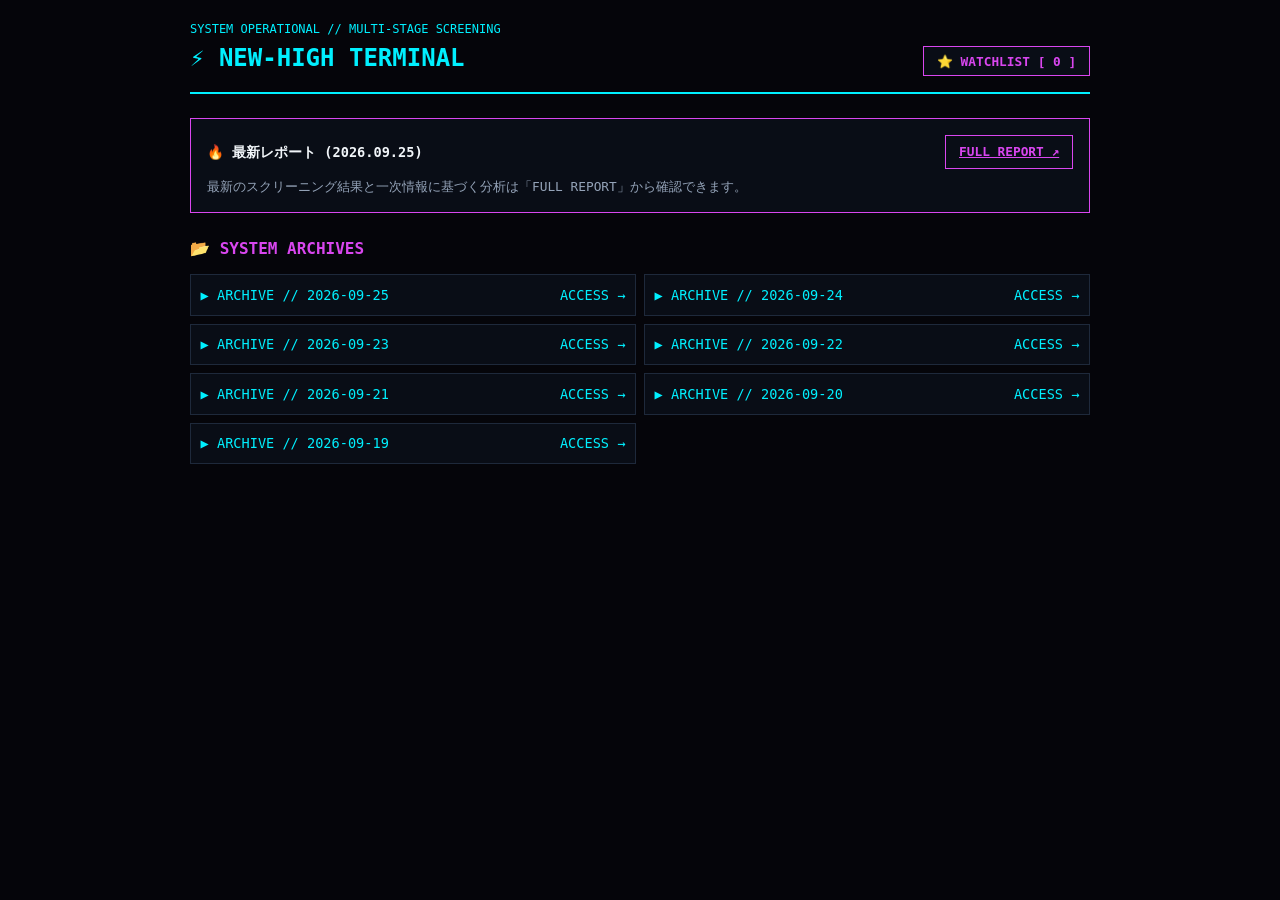
<file: docs/index.html>
<!DOCTYPE html>
<html lang="ja">
<head>
    <meta charset="UTF-8">
    <meta name="viewport" content="width=device-width, initial-scale=1.0">
    <meta name="robots" content="noindex">
    <title>CYBERPUNK // BREAKOUT STOCKS TERMINAL</title>
    <link rel="stylesheet" href="assets/style.css">
</head>
<body>
    <div class="container">
        <header>
            <div>
                <span style="color:var(--cyan); font-size:0.75rem;">SYSTEM OPERATIONAL // MULTI-STAGE SCREENING</span>
                <h1>⚡ NEW-HIGH TERMINAL</h1>
            </div>
            <button class="btn open-watchlist-btn">⭐ WATCHLIST [ <span class="watch-count">0</span> ]</button>
        </header>

        <div class="overview-box">
            <div style="display:flex; justify-content:space-between; align-items:center; margin-bottom:0.5rem;">
                <strong>🔥 最新レポート (2026.09.25)</strong>
                <a href="reports/2026-09-25.html" class="btn">FULL REPORT ↗</a>
            </div>
            <p style="color:var(--text-muted); font-size:0.8rem;">最新のスクリーニング結果と一次情報に基づく分析は「FULL REPORT」から確認できます。</p>
        </div>

        <section>
            <h2 style="font-size:1rem; color:var(--fuchsia); margin-bottom:0.8rem;">📂 SYSTEM ARCHIVES</h2>
            <ul class="archive-list"><li>
        <a href="reports/2026-09-25.html" class="archive-item">
            <span>▶ ARCHIVE // 2026-09-25</span>
            <span>ACCESS →</span>
        </a>
        </li>
<li>
        <a href="reports/2026-09-24.html" class="archive-item">
            <span>▶ ARCHIVE // 2026-09-24</span>
            <span>ACCESS →</span>
        </a>
        </li>
<li>
        <a href="reports/2026-09-23.html" class="archive-item">
            <span>▶ ARCHIVE // 2026-09-23</span>
            <span>ACCESS →</span>
        </a>
        </li>
<li>
        <a href="reports/2026-09-22.html" class="archive-item">
            <span>▶ ARCHIVE // 2026-09-22</span>
            <span>ACCESS →</span>
        </a>
        </li>
<li>
        <a href="reports/2026-09-21.html" class="archive-item">
            <span>▶ ARCHIVE // 2026-09-21</span>
            <span>ACCESS →</span>
        </a>
        </li>
<li>
        <a href="reports/2026-09-20.html" class="archive-item">
            <span>▶ ARCHIVE // 2026-09-20</span>
            <span>ACCESS →</span>
        </a>
        </li>
<li>
        <a href="reports/2026-09-19.html" class="archive-item">
            <span>▶ ARCHIVE // 2026-09-19</span>
            <span>ACCESS →</span>
        </a>
        </li>
</ul>
        </section>
    </div>
    
    <div id="watchlist-modal" class="modal-overlay">
        <div class="modal-box">
            <h2>⭐ 監視リスト <button class="modal-close" aria-label="閉じる">✕</button></h2>
            <ul id="watchlist-items"></ul>
        </div>
    </div>

    <div id="toast"></div>
    <script src="assets/app.js"></script>
</body>
</html>
</file>
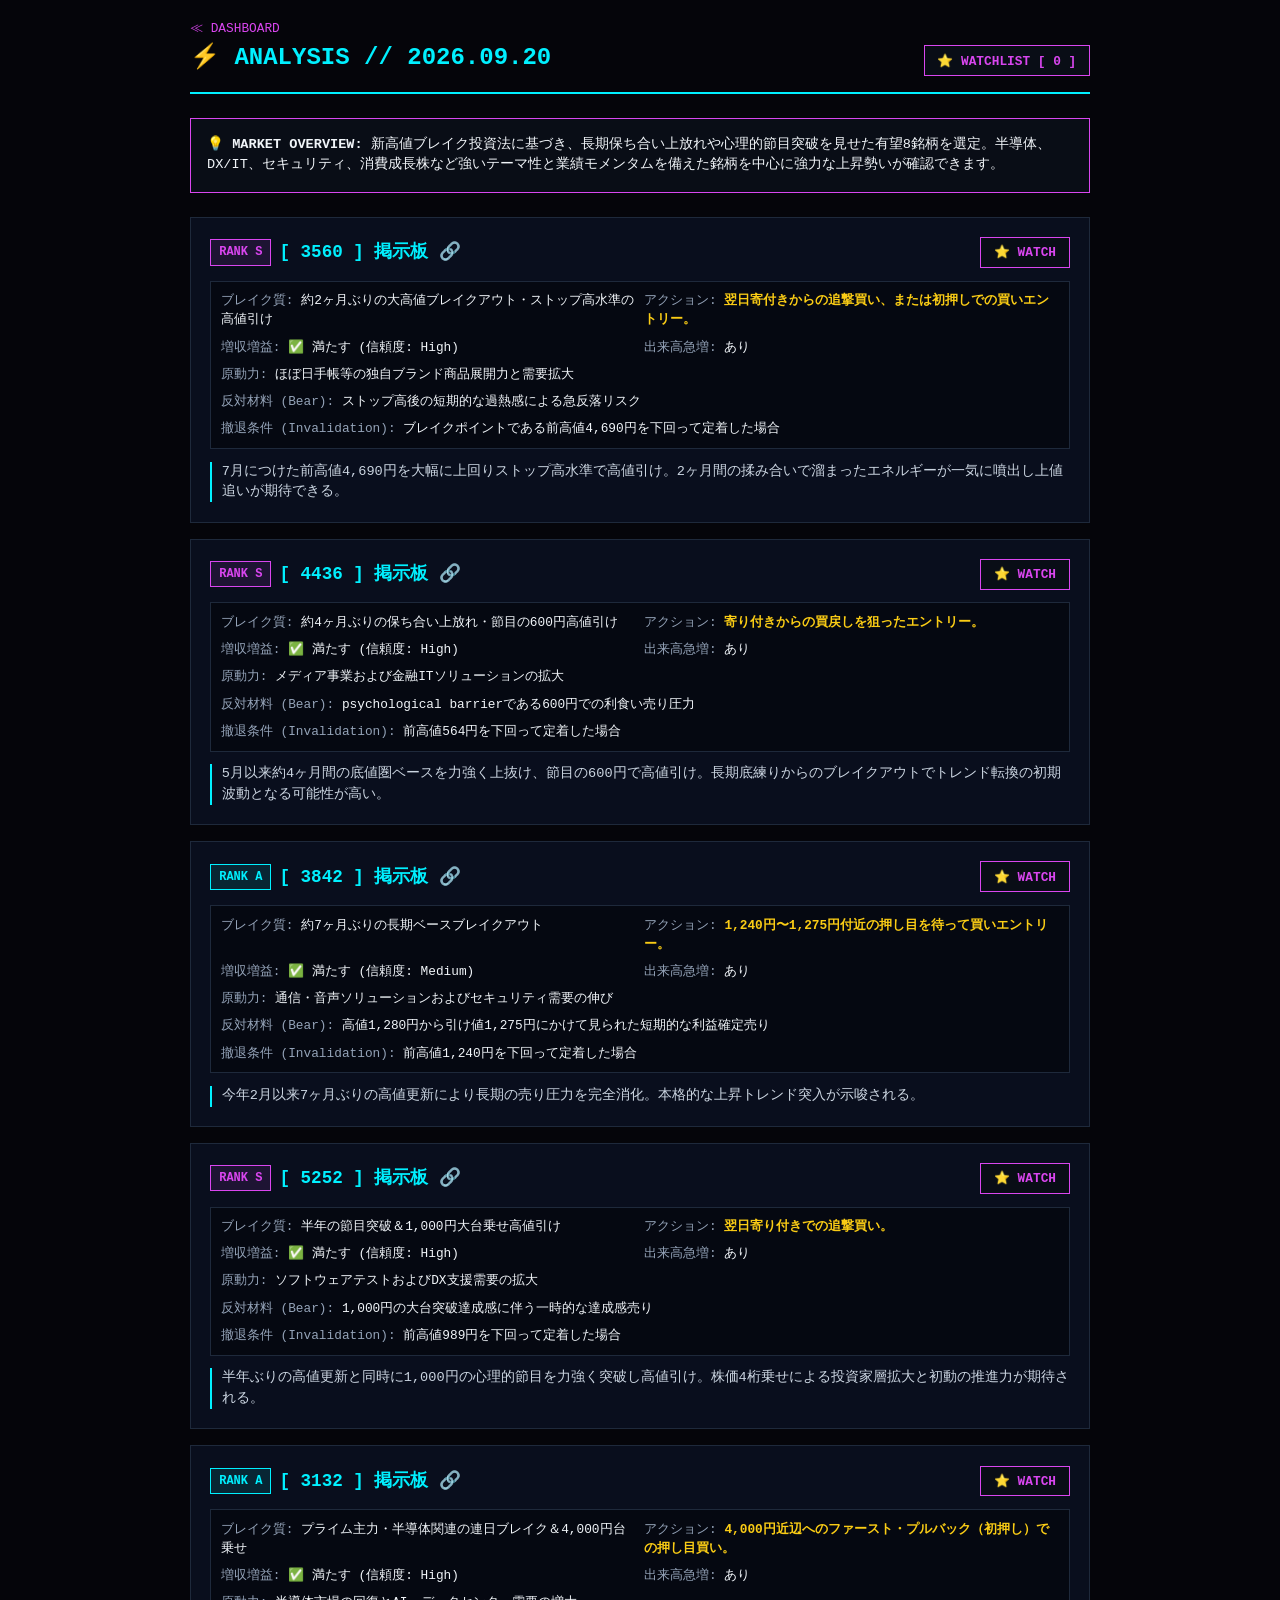
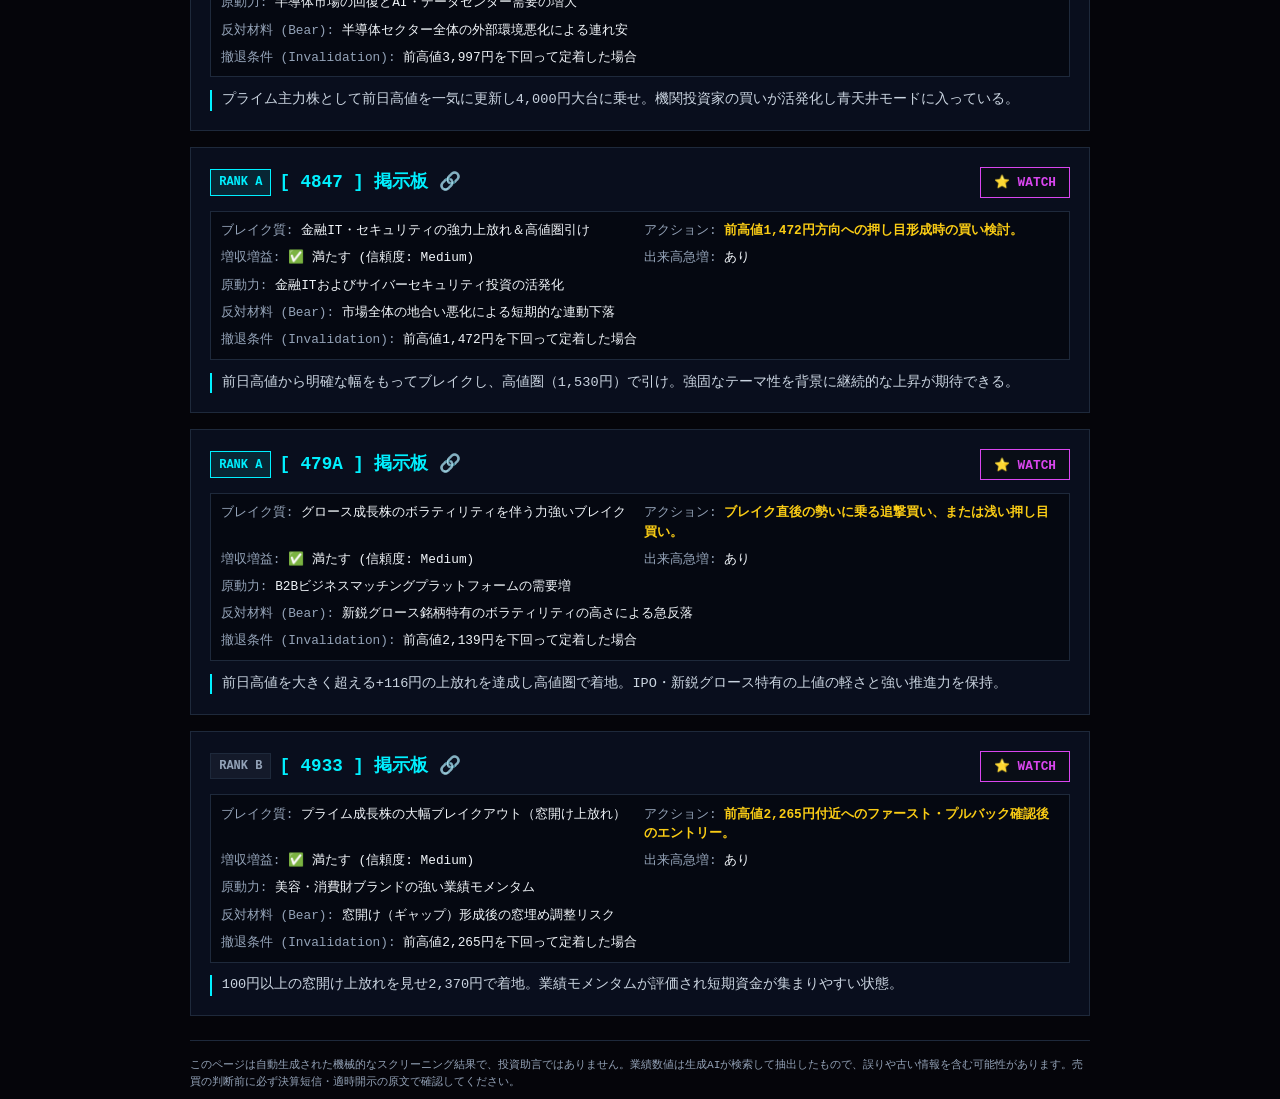
<file: docs/reports/2026-09-20.html>
<!DOCTYPE html>
<html lang="ja">
<head>
    <meta charset="UTF-8">
    <meta name="viewport" content="width=device-width, initial-scale=1.0">
    <meta name="robots" content="noindex">
    <title>[ 2026.09.20 ] HIGH-BREAK REPORT</title>
    <link rel="stylesheet" href="../assets/style.css">
</head>
<body>
    <div class="container">
        <header>
            <div>
                <a href="../index.html" style="color:var(--fuchsia); font-size:0.8rem; text-decoration:none;">≪ DASHBOARD</a>
                <h1>⚡ ANALYSIS // 2026.09.20</h1>
            </div>
            <button class="btn open-watchlist-btn">⭐ WATCHLIST [ <span class="watch-count">0</span> ]</button>
        </header>

        <div class="overview-box">
            <strong>💡 MARKET OVERVIEW:</strong> 新高値ブレイク投資法に基づき、長期保ち合い上放れや心理的節目突破を見せた有望8銘柄を選定。半導体、DX/IT、セキュリティ、消費成長株など強いテーマ性と業績モメンタムを備えた銘柄を中心に強力な上昇勢いが確認できます。
        </div>

        <main>
        <div class="card">
            <div style="display:flex; justify-content:space-between; align-items:center; margin-bottom:0.6rem;">
                <div style="display:flex; gap:0.5rem; align-items:center;">
                    <span class="badge badge-s">RANK S</span>
                    <a href="https://finance.yahoo.co.jp/quote/3560.T" target="_blank" style="color:var(--cyan); font-weight:bold; font-size:1.1rem; text-decoration:none;">
                        [ 3560 ] 掲示板 🔗
                    </a>
                </div>
                <button class="btn watch-btn" data-code="3560" data-name="掲示板">⭐ WATCH</button>
            </div>

            <div class="grid-2">
                <div><span style="color:var(--text-muted);">ブレイク質:</span> 約2ヶ月ぶりの大高値ブレイクアウト・ストップ高水準の高値引け</div>
                <div><span style="color:var(--text-muted);">アクション:</span> <span style="color:var(--yellow); font-weight:bold;">翌日寄付きからの追撃買い、または初押しでの買いエントリー。</span></div>
                <div><span style="color:var(--text-muted);">増収増益:</span> ✅ 満たす (信頼度: High)</div>
                <div><span style="color:var(--text-muted);">出来高急増:</span> あり</div>
                <div style="grid-column: span 2;"><span style="color:var(--text-muted);">原動力:</span> ほぼ日手帳等の独自ブランド商品展開力と需要拡大</div>
                <div style="grid-column: span 2;"><span style="color:var(--text-muted);">反対材料 (Bear):</span> ストップ高後の短期的な過熱感による急反落リスク</div>
                <div style="grid-column: span 2;"><span style="color:var(--text-muted);">撤退条件 (Invalidation):</span> ブレイクポイントである前高値4,690円を下回って定着した場合</div>
            </div>

            <p class="reason">7月につけた前高値4,690円を大幅に上回りストップ高水準で高値引け。2ヶ月間の揉み合いで溜まったエネルギーが一気に噴出し上値追いが期待できる。</p>
        </div>
        
        <div class="card">
            <div style="display:flex; justify-content:space-between; align-items:center; margin-bottom:0.6rem;">
                <div style="display:flex; gap:0.5rem; align-items:center;">
                    <span class="badge badge-s">RANK S</span>
                    <a href="https://finance.yahoo.co.jp/quote/4436.T" target="_blank" style="color:var(--cyan); font-weight:bold; font-size:1.1rem; text-decoration:none;">
                        [ 4436 ] 掲示板 🔗
                    </a>
                </div>
                <button class="btn watch-btn" data-code="4436" data-name="掲示板">⭐ WATCH</button>
            </div>

            <div class="grid-2">
                <div><span style="color:var(--text-muted);">ブレイク質:</span> 約4ヶ月ぶりの保ち合い上放れ・節目の600円高値引け</div>
                <div><span style="color:var(--text-muted);">アクション:</span> <span style="color:var(--yellow); font-weight:bold;">寄り付きからの買戻しを狙ったエントリー。</span></div>
                <div><span style="color:var(--text-muted);">増収増益:</span> ✅ 満たす (信頼度: High)</div>
                <div><span style="color:var(--text-muted);">出来高急増:</span> あり</div>
                <div style="grid-column: span 2;"><span style="color:var(--text-muted);">原動力:</span> メディア事業および金融ITソリューションの拡大</div>
                <div style="grid-column: span 2;"><span style="color:var(--text-muted);">反対材料 (Bear):</span>  psychological barrierである600円での利食い売り圧力</div>
                <div style="grid-column: span 2;"><span style="color:var(--text-muted);">撤退条件 (Invalidation):</span> 前高値564円を下回って定着した場合</div>
            </div>

            <p class="reason">5月以来約4ヶ月間の底値圏ベースを力強く上抜け、節目の600円で高値引け。長期底練りからのブレイクアウトでトレンド転換の初期波動となる可能性が高い。</p>
        </div>
        
        <div class="card">
            <div style="display:flex; justify-content:space-between; align-items:center; margin-bottom:0.6rem;">
                <div style="display:flex; gap:0.5rem; align-items:center;">
                    <span class="badge badge-a">RANK A</span>
                    <a href="https://finance.yahoo.co.jp/quote/3842.T" target="_blank" style="color:var(--cyan); font-weight:bold; font-size:1.1rem; text-decoration:none;">
                        [ 3842 ] 掲示板 🔗
                    </a>
                </div>
                <button class="btn watch-btn" data-code="3842" data-name="掲示板">⭐ WATCH</button>
            </div>

            <div class="grid-2">
                <div><span style="color:var(--text-muted);">ブレイク質:</span> 約7ヶ月ぶりの長期ベースブレイクアウト</div>
                <div><span style="color:var(--text-muted);">アクション:</span> <span style="color:var(--yellow); font-weight:bold;">1,240円〜1,275円付近の押し目を待って買いエントリー。</span></div>
                <div><span style="color:var(--text-muted);">増収増益:</span> ✅ 満たす (信頼度: Medium)</div>
                <div><span style="color:var(--text-muted);">出来高急増:</span> あり</div>
                <div style="grid-column: span 2;"><span style="color:var(--text-muted);">原動力:</span> 通信・音声ソリューションおよびセキュリティ需要の伸び</div>
                <div style="grid-column: span 2;"><span style="color:var(--text-muted);">反対材料 (Bear):</span> 高値1,280円から引け値1,275円にかけて見られた短期的な利益確定売り</div>
                <div style="grid-column: span 2;"><span style="color:var(--text-muted);">撤退条件 (Invalidation):</span> 前高値1,240円を下回って定着した場合</div>
            </div>

            <p class="reason">今年2月以来7ヶ月ぶりの高値更新により長期の売り圧力を完全消化。本格的な上昇トレンド突入が示唆される。</p>
        </div>
        
        <div class="card">
            <div style="display:flex; justify-content:space-between; align-items:center; margin-bottom:0.6rem;">
                <div style="display:flex; gap:0.5rem; align-items:center;">
                    <span class="badge badge-s">RANK S</span>
                    <a href="https://finance.yahoo.co.jp/quote/5252.T" target="_blank" style="color:var(--cyan); font-weight:bold; font-size:1.1rem; text-decoration:none;">
                        [ 5252 ] 掲示板 🔗
                    </a>
                </div>
                <button class="btn watch-btn" data-code="5252" data-name="掲示板">⭐ WATCH</button>
            </div>

            <div class="grid-2">
                <div><span style="color:var(--text-muted);">ブレイク質:</span> 半年の節目突破＆1,000円大台乗せ高値引け</div>
                <div><span style="color:var(--text-muted);">アクション:</span> <span style="color:var(--yellow); font-weight:bold;">翌日寄り付きでの追撃買い。</span></div>
                <div><span style="color:var(--text-muted);">増収増益:</span> ✅ 満たす (信頼度: High)</div>
                <div><span style="color:var(--text-muted);">出来高急増:</span> あり</div>
                <div style="grid-column: span 2;"><span style="color:var(--text-muted);">原動力:</span> ソフトウェアテストおよびDX支援需要の拡大</div>
                <div style="grid-column: span 2;"><span style="color:var(--text-muted);">反対材料 (Bear):</span> 1,000円の大台突破達成感に伴う一時的な達成感売り</div>
                <div style="grid-column: span 2;"><span style="color:var(--text-muted);">撤退条件 (Invalidation):</span> 前高値989円を下回って定着した場合</div>
            </div>

            <p class="reason">半年ぶりの高値更新と同時に1,000円の心理的節目を力強く突破し高値引け。株価4桁乗せによる投資家層拡大と初動の推進力が期待される。</p>
        </div>
        
        <div class="card">
            <div style="display:flex; justify-content:space-between; align-items:center; margin-bottom:0.6rem;">
                <div style="display:flex; gap:0.5rem; align-items:center;">
                    <span class="badge badge-a">RANK A</span>
                    <a href="https://finance.yahoo.co.jp/quote/3132.T" target="_blank" style="color:var(--cyan); font-weight:bold; font-size:1.1rem; text-decoration:none;">
                        [ 3132 ] 掲示板 🔗
                    </a>
                </div>
                <button class="btn watch-btn" data-code="3132" data-name="掲示板">⭐ WATCH</button>
            </div>

            <div class="grid-2">
                <div><span style="color:var(--text-muted);">ブレイク質:</span> プライム主力・半導体関連の連日ブレイク＆4,000円台乗せ</div>
                <div><span style="color:var(--text-muted);">アクション:</span> <span style="color:var(--yellow); font-weight:bold;">4,000円近辺へのファースト・プルバック（初押し）での押し目買い。</span></div>
                <div><span style="color:var(--text-muted);">増収増益:</span> ✅ 満たす (信頼度: High)</div>
                <div><span style="color:var(--text-muted);">出来高急増:</span> あり</div>
                <div style="grid-column: span 2;"><span style="color:var(--text-muted);">原動力:</span> 半導体市場の回復とAI・データセンター需要の増大</div>
                <div style="grid-column: span 2;"><span style="color:var(--text-muted);">反対材料 (Bear):</span> 半導体セクター全体の外部環境悪化による連れ安</div>
                <div style="grid-column: span 2;"><span style="color:var(--text-muted);">撤退条件 (Invalidation):</span> 前高値3,997円を下回って定着した場合</div>
            </div>

            <p class="reason">プライム主力株として前日高値を一気に更新し4,000円大台に乗せ。機関投資家の買いが活発化し青天井モードに入っている。</p>
        </div>
        
        <div class="card">
            <div style="display:flex; justify-content:space-between; align-items:center; margin-bottom:0.6rem;">
                <div style="display:flex; gap:0.5rem; align-items:center;">
                    <span class="badge badge-a">RANK A</span>
                    <a href="https://finance.yahoo.co.jp/quote/4847.T" target="_blank" style="color:var(--cyan); font-weight:bold; font-size:1.1rem; text-decoration:none;">
                        [ 4847 ] 掲示板 🔗
                    </a>
                </div>
                <button class="btn watch-btn" data-code="4847" data-name="掲示板">⭐ WATCH</button>
            </div>

            <div class="grid-2">
                <div><span style="color:var(--text-muted);">ブレイク質:</span> 金融IT・セキュリティの強力上放れ＆高値圏引け</div>
                <div><span style="color:var(--text-muted);">アクション:</span> <span style="color:var(--yellow); font-weight:bold;">前高値1,472円方向への押し目形成時の買い検討。</span></div>
                <div><span style="color:var(--text-muted);">増収増益:</span> ✅ 満たす (信頼度: Medium)</div>
                <div><span style="color:var(--text-muted);">出来高急増:</span> あり</div>
                <div style="grid-column: span 2;"><span style="color:var(--text-muted);">原動力:</span> 金融ITおよびサイバーセキュリティ投資の活発化</div>
                <div style="grid-column: span 2;"><span style="color:var(--text-muted);">反対材料 (Bear):</span> 市場全体の地合い悪化による短期的な連動下落</div>
                <div style="grid-column: span 2;"><span style="color:var(--text-muted);">撤退条件 (Invalidation):</span> 前高値1,472円を下回って定着した場合</div>
            </div>

            <p class="reason">前日高値から明確な幅をもってブレイクし、高値圏（1,530円）で引け。強固なテーマ性を背景に継続的な上昇が期待できる。</p>
        </div>
        
        <div class="card">
            <div style="display:flex; justify-content:space-between; align-items:center; margin-bottom:0.6rem;">
                <div style="display:flex; gap:0.5rem; align-items:center;">
                    <span class="badge badge-a">RANK A</span>
                    <a href="https://finance.yahoo.co.jp/quote/479A.T" target="_blank" style="color:var(--cyan); font-weight:bold; font-size:1.1rem; text-decoration:none;">
                        [ 479A ] 掲示板 🔗
                    </a>
                </div>
                <button class="btn watch-btn" data-code="479A" data-name="掲示板">⭐ WATCH</button>
            </div>

            <div class="grid-2">
                <div><span style="color:var(--text-muted);">ブレイク質:</span> グロース成長株のボラティリティを伴う力強いブレイク</div>
                <div><span style="color:var(--text-muted);">アクション:</span> <span style="color:var(--yellow); font-weight:bold;">ブレイク直後の勢いに乗る追撃買い、または浅い押し目買い。</span></div>
                <div><span style="color:var(--text-muted);">増収増益:</span> ✅ 満たす (信頼度: Medium)</div>
                <div><span style="color:var(--text-muted);">出来高急増:</span> あり</div>
                <div style="grid-column: span 2;"><span style="color:var(--text-muted);">原動力:</span> B2Bビジネスマッチングプラットフォームの需要増</div>
                <div style="grid-column: span 2;"><span style="color:var(--text-muted);">反対材料 (Bear):</span> 新鋭グロース銘柄特有のボラティリティの高さによる急反落</div>
                <div style="grid-column: span 2;"><span style="color:var(--text-muted);">撤退条件 (Invalidation):</span> 前高値2,139円を下回って定着した場合</div>
            </div>

            <p class="reason">前日高値を大きく超える+116円の上放れを達成し高値圏で着地。IPO・新鋭グロース特有の上値の軽さと強い推進力を保持。</p>
        </div>
        
        <div class="card">
            <div style="display:flex; justify-content:space-between; align-items:center; margin-bottom:0.6rem;">
                <div style="display:flex; gap:0.5rem; align-items:center;">
                    <span class="badge badge-b">RANK B</span>
                    <a href="https://finance.yahoo.co.jp/quote/4933.T" target="_blank" style="color:var(--cyan); font-weight:bold; font-size:1.1rem; text-decoration:none;">
                        [ 4933 ] 掲示板 🔗
                    </a>
                </div>
                <button class="btn watch-btn" data-code="4933" data-name="掲示板">⭐ WATCH</button>
            </div>

            <div class="grid-2">
                <div><span style="color:var(--text-muted);">ブレイク質:</span> プライム成長株の大幅ブレイクアウト（窓開け上放れ）</div>
                <div><span style="color:var(--text-muted);">アクション:</span> <span style="color:var(--yellow); font-weight:bold;">前高値2,265円付近へのファースト・プルバック確認後のエントリー。 </span></div>
                <div><span style="color:var(--text-muted);">増収増益:</span> ✅ 満たす (信頼度: Medium)</div>
                <div><span style="color:var(--text-muted);">出来高急増:</span> あり</div>
                <div style="grid-column: span 2;"><span style="color:var(--text-muted);">原動力:</span> 美容・消費財ブランドの強い業績モメンタム</div>
                <div style="grid-column: span 2;"><span style="color:var(--text-muted);">反対材料 (Bear):</span> 窓開け（ギャップ）形成後の窓埋め調整リスク</div>
                <div style="grid-column: span 2;"><span style="color:var(--text-muted);">撤退条件 (Invalidation):</span> 前高値2,265円を下回って定着した場合</div>
            </div>

            <p class="reason">100円以上の窓開け上放れを見せ2,370円で着地。業績モメンタムが評価され短期資金が集まりやすい状態。</p>
        </div>
        </main>
        
        
        <p style="font-size:0.7rem; color:var(--text-muted); border-top:1px solid var(--border-color); padding-top:1rem; margin-top:1.5rem;">
            このページは自動生成された機械的なスクリーニング結果で、投資助言ではありません。業績数値は生成AIが検索して抽出したもので、誤りや古い情報を含む可能性があります。売買の判断前に必ず決算短信・適時開示の原文で確認してください。
        </p>
    
    </div>
    
    <div id="watchlist-modal" class="modal-overlay">
        <div class="modal-box">
            <h2>⭐ 監視リスト <button class="modal-close" aria-label="閉じる">✕</button></h2>
            <ul id="watchlist-items"></ul>
        </div>
    </div>

    <div id="toast"></div>
    <script src="../assets/app.js"></script>
</body>
</html>
</file>
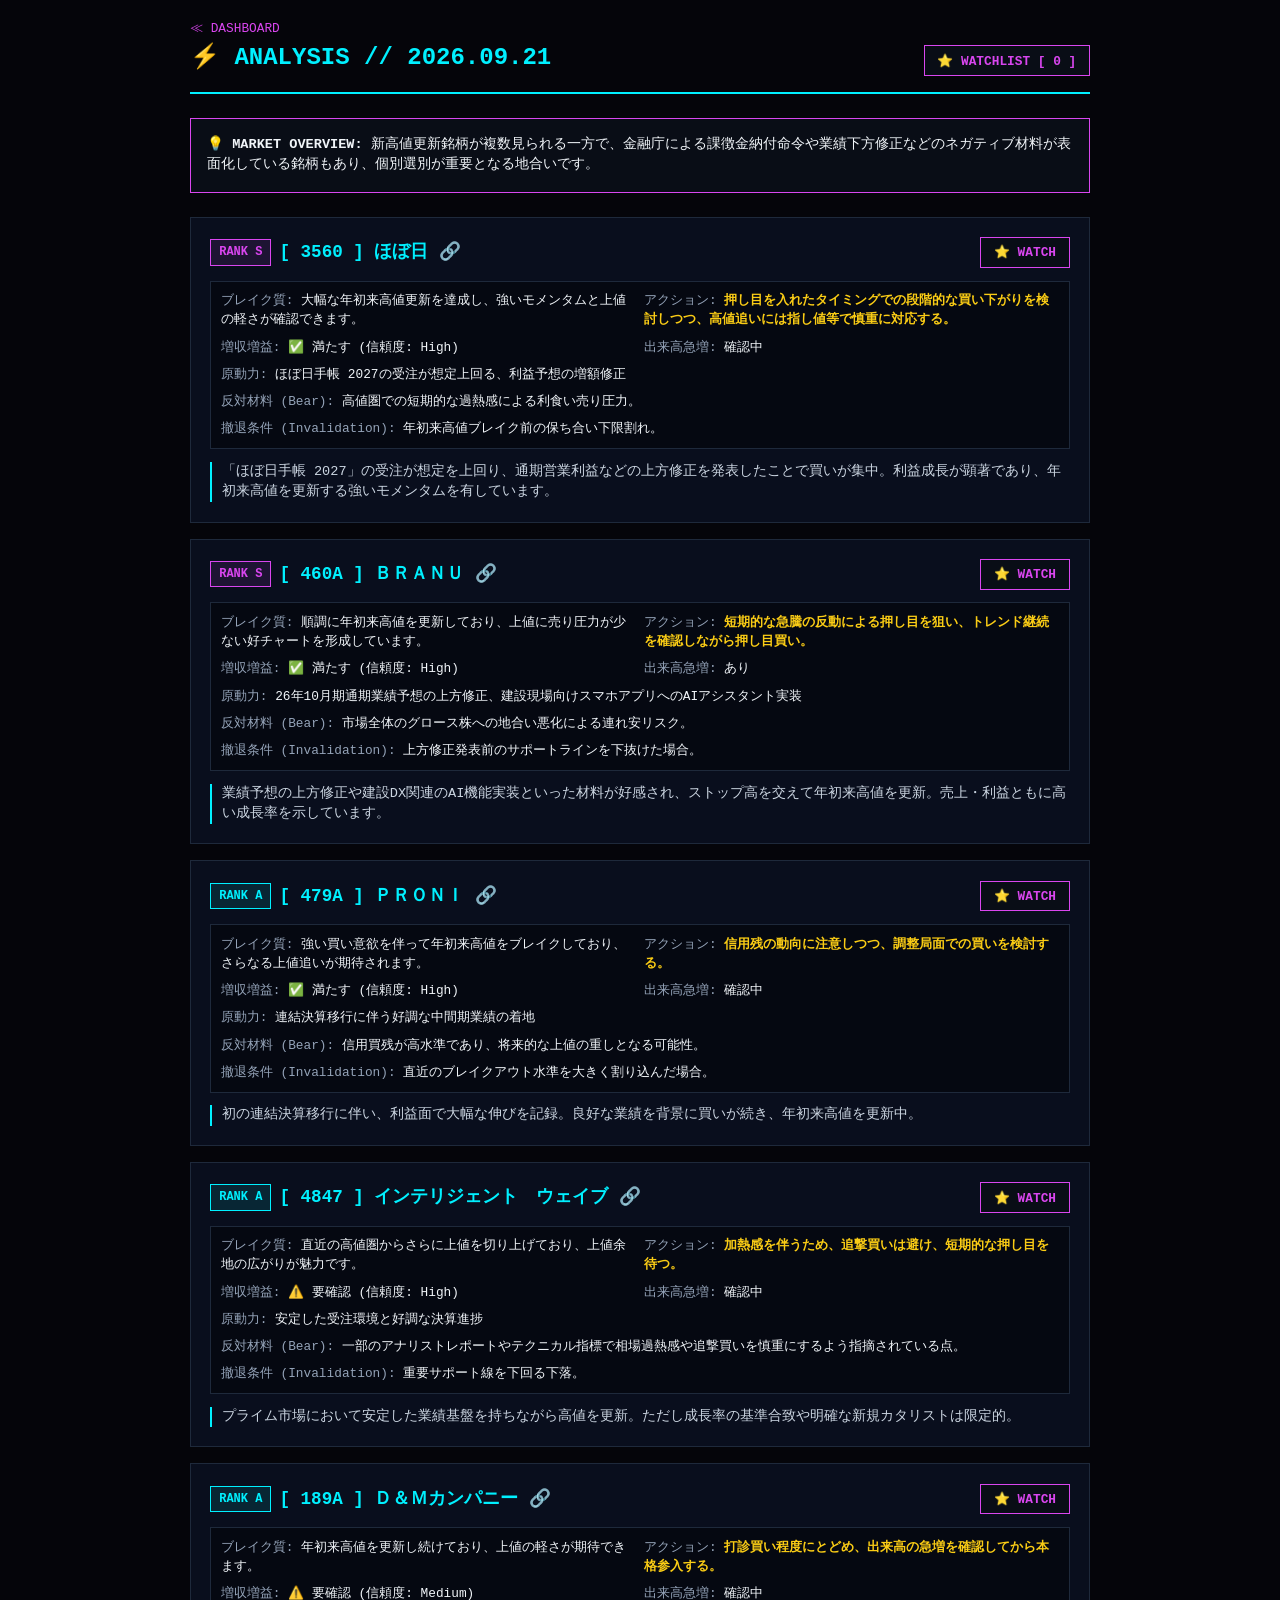
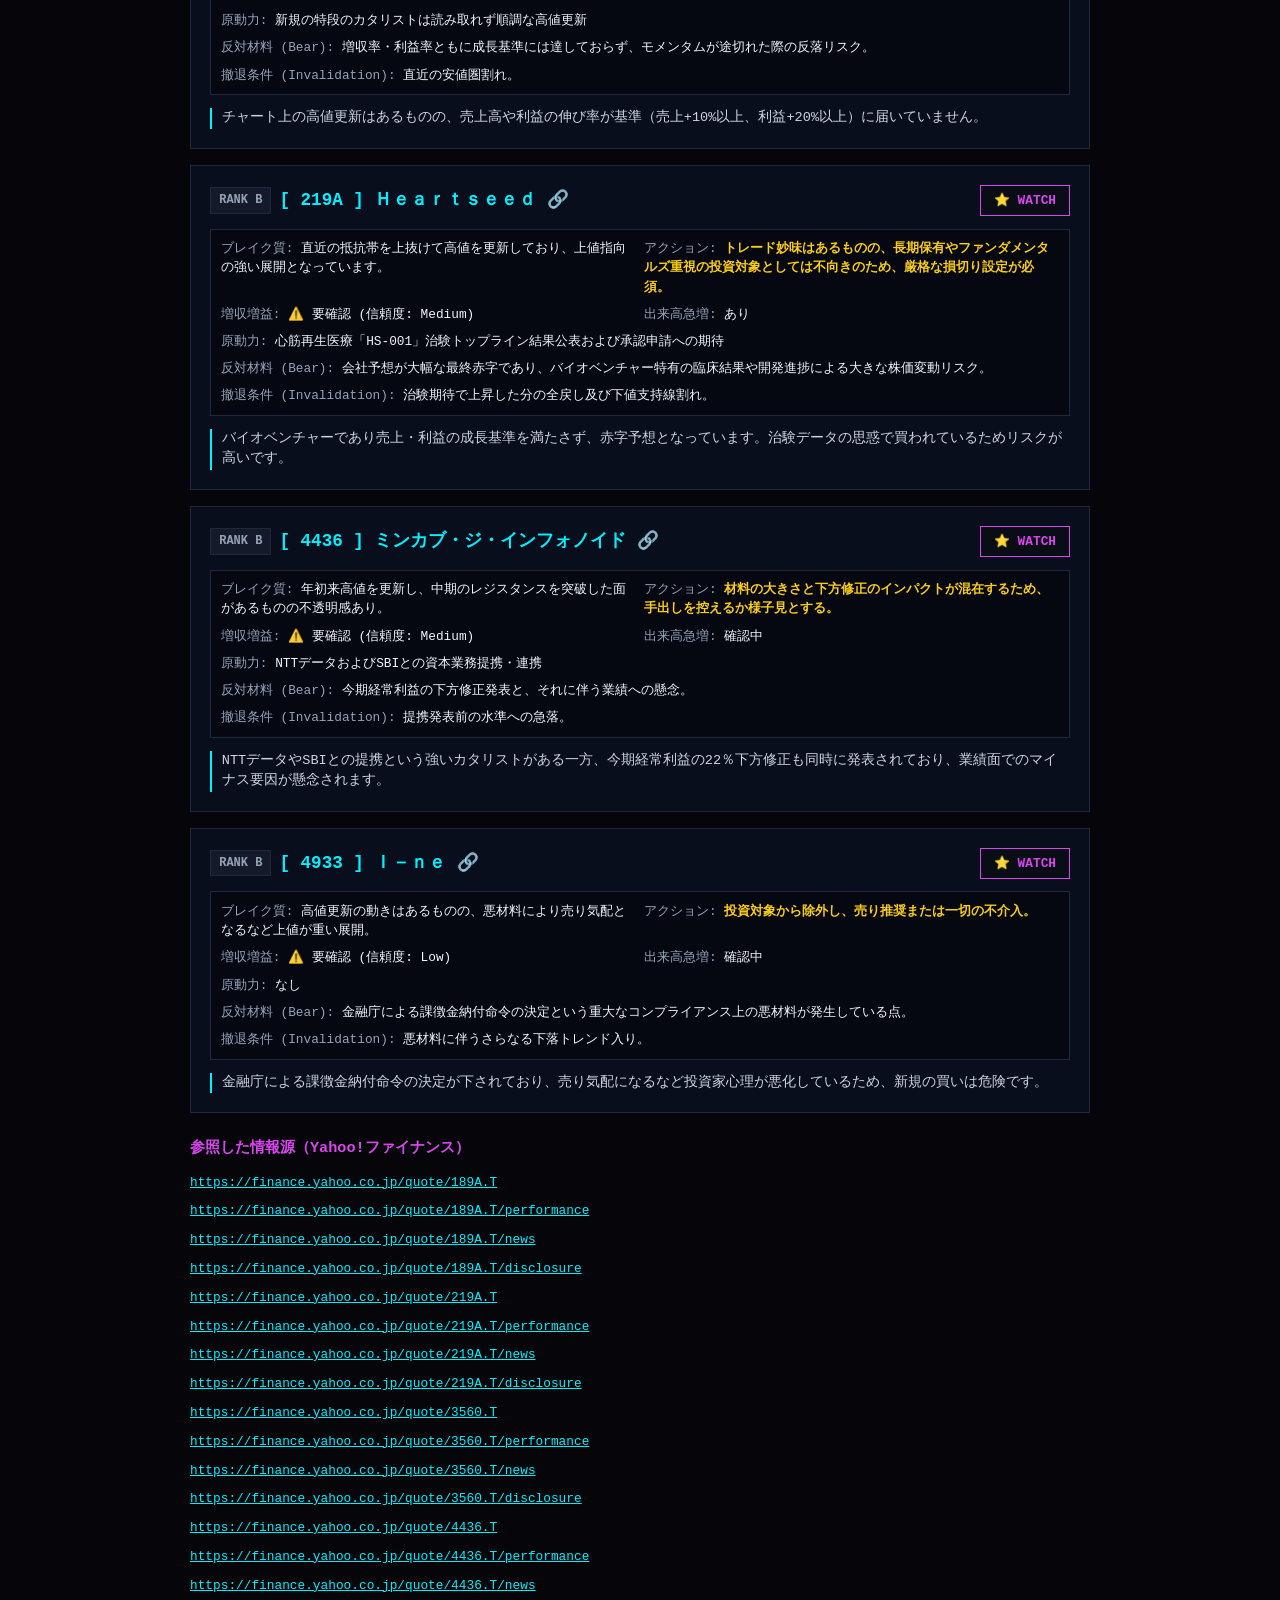
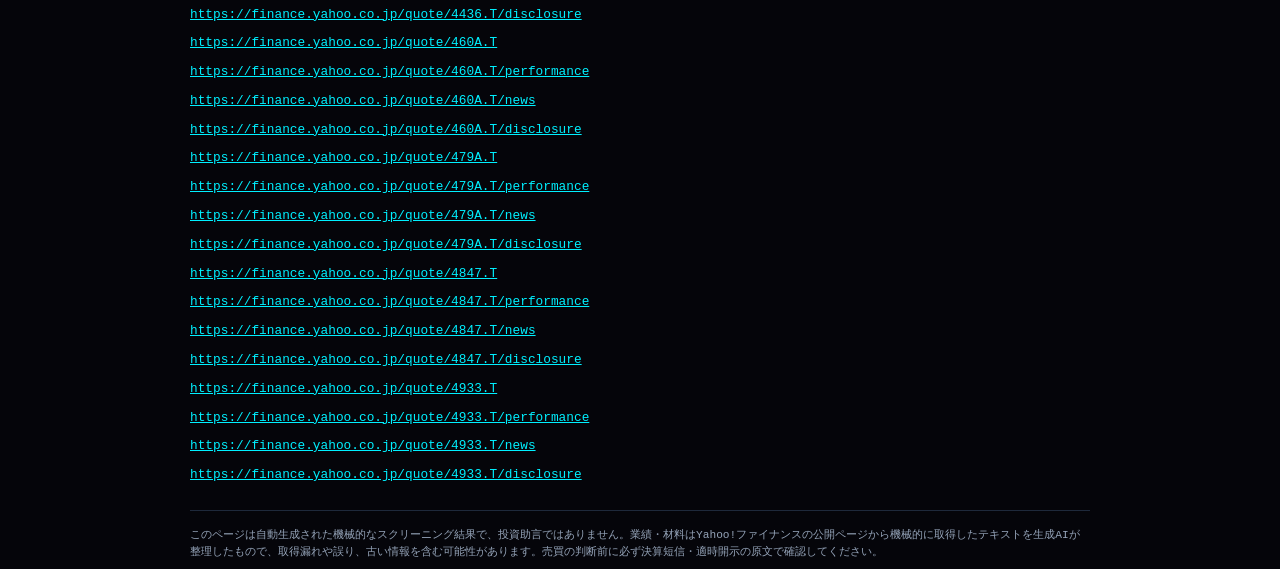
<file: docs/reports/2026-09-21.html>
<!DOCTYPE html>
<html lang="ja">
<head>
    <meta charset="UTF-8">
    <meta name="viewport" content="width=device-width, initial-scale=1.0">
    <meta name="robots" content="noindex">
    <title>[ 2026.09.21 ] HIGH-BREAK REPORT</title>
    <link rel="stylesheet" href="../assets/style.css">
</head>
<body>
    <div class="container">
        <header>
            <div>
                <a href="../index.html" style="color:var(--fuchsia); font-size:0.8rem; text-decoration:none;">≪ DASHBOARD</a>
                <h1>⚡ ANALYSIS // 2026.09.21</h1>
            </div>
            <button class="btn open-watchlist-btn">⭐ WATCHLIST [ <span class="watch-count">0</span> ]</button>
        </header>

        <div class="overview-box">
            <strong>💡 MARKET OVERVIEW:</strong> 新高値更新銘柄が複数見られる一方で、金融庁による課徴金納付命令や業績下方修正などのネガティブ材料が表面化している銘柄もあり、個別選別が重要となる地合いです。
        </div>

        <main>
        <div class="card">
            <div style="display:flex; justify-content:space-between; align-items:center; margin-bottom:0.6rem;">
                <div style="display:flex; gap:0.5rem; align-items:center;">
                    <span class="badge badge-s">RANK S</span>
                    <a href="https://finance.yahoo.co.jp/quote/3560.T" target="_blank" style="color:var(--cyan); font-weight:bold; font-size:1.1rem; text-decoration:none;">
                        [ 3560 ] ほぼ日 🔗
                    </a>
                </div>
                <button class="btn watch-btn" data-code="3560" data-name="ほぼ日">⭐ WATCH</button>
            </div>

            <div class="grid-2">
                <div><span style="color:var(--text-muted);">ブレイク質:</span> 大幅な年初来高値更新を達成し、強いモメンタムと上値の軽さが確認できます。</div>
                <div><span style="color:var(--text-muted);">アクション:</span> <span style="color:var(--yellow); font-weight:bold;">押し目を入れたタイミングでの段階的な買い下がりを検討しつつ、高値追いには指し値等で慎重に対応する。</span></div>
                <div><span style="color:var(--text-muted);">増収増益:</span> ✅ 満たす (信頼度: High)</div>
                <div><span style="color:var(--text-muted);">出来高急増:</span> 確認中</div>
                <div style="grid-column: span 2;"><span style="color:var(--text-muted);">原動力:</span> ほぼ日手帳 2027の受注が想定上回る、利益予想の増額修正</div>
                <div style="grid-column: span 2;"><span style="color:var(--text-muted);">反対材料 (Bear):</span> 高値圏での短期的な過熱感による利食い売り圧力。</div>
                <div style="grid-column: span 2;"><span style="color:var(--text-muted);">撤退条件 (Invalidation):</span> 年初来高値ブレイク前の保ち合い下限割れ。</div>
            </div>

            <p class="reason">「ほぼ日手帳 2027」の受注が想定を上回り、通期営業利益などの上方修正を発表したことで買いが集中。利益成長が顕著であり、年初来高値を更新する強いモメンタムを有しています。</p>
        </div>
        
        <div class="card">
            <div style="display:flex; justify-content:space-between; align-items:center; margin-bottom:0.6rem;">
                <div style="display:flex; gap:0.5rem; align-items:center;">
                    <span class="badge badge-s">RANK S</span>
                    <a href="https://finance.yahoo.co.jp/quote/460A.T" target="_blank" style="color:var(--cyan); font-weight:bold; font-size:1.1rem; text-decoration:none;">
                        [ 460A ] ＢＲＡＮＵ 🔗
                    </a>
                </div>
                <button class="btn watch-btn" data-code="460A" data-name="ＢＲＡＮＵ">⭐ WATCH</button>
            </div>

            <div class="grid-2">
                <div><span style="color:var(--text-muted);">ブレイク質:</span> 順調に年初来高値を更新しており、上値に売り圧力が少ない好チャートを形成しています。</div>
                <div><span style="color:var(--text-muted);">アクション:</span> <span style="color:var(--yellow); font-weight:bold;">短期的な急騰の反動による押し目を狙い、トレンド継続を確認しながら押し目買い。</span></div>
                <div><span style="color:var(--text-muted);">増収増益:</span> ✅ 満たす (信頼度: High)</div>
                <div><span style="color:var(--text-muted);">出来高急増:</span> あり</div>
                <div style="grid-column: span 2;"><span style="color:var(--text-muted);">原動力:</span> 26年10月期通期業績予想の上方修正、建設現場向けスマホアプリへのAIアシスタント実装</div>
                <div style="grid-column: span 2;"><span style="color:var(--text-muted);">反対材料 (Bear):</span> 市場全体のグロース株への地合い悪化による連れ安リスク。</div>
                <div style="grid-column: span 2;"><span style="color:var(--text-muted);">撤退条件 (Invalidation):</span> 上方修正発表前のサポートラインを下抜けた場合。</div>
            </div>

            <p class="reason">業績予想の上方修正や建設DX関連のAI機能実装といった材料が好感され、ストップ高を交えて年初来高値を更新。売上・利益ともに高い成長率を示しています。</p>
        </div>
        
        <div class="card">
            <div style="display:flex; justify-content:space-between; align-items:center; margin-bottom:0.6rem;">
                <div style="display:flex; gap:0.5rem; align-items:center;">
                    <span class="badge badge-a">RANK A</span>
                    <a href="https://finance.yahoo.co.jp/quote/479A.T" target="_blank" style="color:var(--cyan); font-weight:bold; font-size:1.1rem; text-decoration:none;">
                        [ 479A ] ＰＲＯＮＩ 🔗
                    </a>
                </div>
                <button class="btn watch-btn" data-code="479A" data-name="ＰＲＯＮＩ">⭐ WATCH</button>
            </div>

            <div class="grid-2">
                <div><span style="color:var(--text-muted);">ブレイク質:</span> 強い買い意欲を伴って年初来高値をブレイクしており、さらなる上値追いが期待されます。</div>
                <div><span style="color:var(--text-muted);">アクション:</span> <span style="color:var(--yellow); font-weight:bold;">信用残の動向に注意しつつ、調整局面での買いを検討する。</span></div>
                <div><span style="color:var(--text-muted);">増収増益:</span> ✅ 満たす (信頼度: High)</div>
                <div><span style="color:var(--text-muted);">出来高急増:</span> 確認中</div>
                <div style="grid-column: span 2;"><span style="color:var(--text-muted);">原動力:</span> 連結決算移行に伴う好調な中間期業績の着地</div>
                <div style="grid-column: span 2;"><span style="color:var(--text-muted);">反対材料 (Bear):</span> 信用買残が高水準であり、将来的な上値の重しとなる可能性。</div>
                <div style="grid-column: span 2;"><span style="color:var(--text-muted);">撤退条件 (Invalidation):</span> 直近のブレイクアウト水準を大きく割り込んだ場合。</div>
            </div>

            <p class="reason">初の連結決算移行に伴い、利益面で大幅な伸びを記録。良好な業績を背景に買いが続き、年初来高値を更新中。</p>
        </div>
        
        <div class="card">
            <div style="display:flex; justify-content:space-between; align-items:center; margin-bottom:0.6rem;">
                <div style="display:flex; gap:0.5rem; align-items:center;">
                    <span class="badge badge-a">RANK A</span>
                    <a href="https://finance.yahoo.co.jp/quote/4847.T" target="_blank" style="color:var(--cyan); font-weight:bold; font-size:1.1rem; text-decoration:none;">
                        [ 4847 ] インテリジェント　ウェイブ 🔗
                    </a>
                </div>
                <button class="btn watch-btn" data-code="4847" data-name="インテリジェント　ウェイブ">⭐ WATCH</button>
            </div>

            <div class="grid-2">
                <div><span style="color:var(--text-muted);">ブレイク質:</span> 直近の高値圏からさらに上値を切り上げており、上値余地の広がりが魅力です。</div>
                <div><span style="color:var(--text-muted);">アクション:</span> <span style="color:var(--yellow); font-weight:bold;">加熱感を伴うため、追撃買いは避け、短期的な押し目を待つ。</span></div>
                <div><span style="color:var(--text-muted);">増収増益:</span> ⚠️ 要確認 (信頼度: High)</div>
                <div><span style="color:var(--text-muted);">出来高急増:</span> 確認中</div>
                <div style="grid-column: span 2;"><span style="color:var(--text-muted);">原動力:</span> 安定した受注環境と好調な決算進捗</div>
                <div style="grid-column: span 2;"><span style="color:var(--text-muted);">反対材料 (Bear):</span> 一部のアナリストレポートやテクニカル指標で相場過熱感や追撃買いを慎重にするよう指摘されている点。</div>
                <div style="grid-column: span 2;"><span style="color:var(--text-muted);">撤退条件 (Invalidation):</span> 重要サポート線を下回る下落。</div>
            </div>

            <p class="reason">プライム市場において安定した業績基盤を持ちながら高値を更新。ただし成長率の基準合致や明確な新規カタリストは限定的。</p>
        </div>
        
        <div class="card">
            <div style="display:flex; justify-content:space-between; align-items:center; margin-bottom:0.6rem;">
                <div style="display:flex; gap:0.5rem; align-items:center;">
                    <span class="badge badge-a">RANK A</span>
                    <a href="https://finance.yahoo.co.jp/quote/189A.T" target="_blank" style="color:var(--cyan); font-weight:bold; font-size:1.1rem; text-decoration:none;">
                        [ 189A ] Ｄ＆Ｍカンパニー 🔗
                    </a>
                </div>
                <button class="btn watch-btn" data-code="189A" data-name="Ｄ＆Ｍカンパニー">⭐ WATCH</button>
            </div>

            <div class="grid-2">
                <div><span style="color:var(--text-muted);">ブレイク質:</span> 年初来高値を更新し続けており、上値の軽さが期待できます。</div>
                <div><span style="color:var(--text-muted);">アクション:</span> <span style="color:var(--yellow); font-weight:bold;">打診買い程度にとどめ、出来高の急増を確認してから本格参入する。</span></div>
                <div><span style="color:var(--text-muted);">増収増益:</span> ⚠️ 要確認 (信頼度: Medium)</div>
                <div><span style="color:var(--text-muted);">出来高急増:</span> 確認中</div>
                <div style="grid-column: span 2;"><span style="color:var(--text-muted);">原動力:</span> 新規の特段のカタリストは読み取れず順調な高値更新</div>
                <div style="grid-column: span 2;"><span style="color:var(--text-muted);">反対材料 (Bear):</span> 増収率・利益率ともに成長基準には達しておらず、モメンタムが途切れた際の反落リスク。</div>
                <div style="grid-column: span 2;"><span style="color:var(--text-muted);">撤退条件 (Invalidation):</span> 直近の安値圏割れ。</div>
            </div>

            <p class="reason">チャート上の高値更新はあるものの、売上高や利益の伸び率が基準（売上+10%以上、利益+20%以上）に届いていません。</p>
        </div>
        
        <div class="card">
            <div style="display:flex; justify-content:space-between; align-items:center; margin-bottom:0.6rem;">
                <div style="display:flex; gap:0.5rem; align-items:center;">
                    <span class="badge badge-b">RANK B</span>
                    <a href="https://finance.yahoo.co.jp/quote/219A.T" target="_blank" style="color:var(--cyan); font-weight:bold; font-size:1.1rem; text-decoration:none;">
                        [ 219A ] Ｈｅａｒｔｓｅｅｄ 🔗
                    </a>
                </div>
                <button class="btn watch-btn" data-code="219A" data-name="Ｈｅａｒｔｓｅｅｄ">⭐ WATCH</button>
            </div>

            <div class="grid-2">
                <div><span style="color:var(--text-muted);">ブレイク質:</span> 直近の抵抗帯を上抜けて高値を更新しており、上値指向の強い展開となっています。</div>
                <div><span style="color:var(--text-muted);">アクション:</span> <span style="color:var(--yellow); font-weight:bold;">トレード妙味はあるものの、長期保有やファンダメンタルズ重視の投資対象としては不向きのため、厳格な損切り設定が必須。</span></div>
                <div><span style="color:var(--text-muted);">増収増益:</span> ⚠️ 要確認 (信頼度: Medium)</div>
                <div><span style="color:var(--text-muted);">出来高急増:</span> あり</div>
                <div style="grid-column: span 2;"><span style="color:var(--text-muted);">原動力:</span> 心筋再生医療「HS-001」治験トップライン結果公表および承認申請への期待</div>
                <div style="grid-column: span 2;"><span style="color:var(--text-muted);">反対材料 (Bear):</span> 会社予想が大幅な最終赤字であり、バイオベンチャー特有の臨床結果や開発進捗による大きな株価変動リスク。</div>
                <div style="grid-column: span 2;"><span style="color:var(--text-muted);">撤退条件 (Invalidation):</span> 治験期待で上昇した分の全戻し及び下値支持線割れ。</div>
            </div>

            <p class="reason">バイオベンチャーであり売上・利益の成長基準を満たさず、赤字予想となっています。治験データの思惑で買われているためリスクが高いです。</p>
        </div>
        
        <div class="card">
            <div style="display:flex; justify-content:space-between; align-items:center; margin-bottom:0.6rem;">
                <div style="display:flex; gap:0.5rem; align-items:center;">
                    <span class="badge badge-b">RANK B</span>
                    <a href="https://finance.yahoo.co.jp/quote/4436.T" target="_blank" style="color:var(--cyan); font-weight:bold; font-size:1.1rem; text-decoration:none;">
                        [ 4436 ] ミンカブ・ジ・インフォノイド 🔗
                    </a>
                </div>
                <button class="btn watch-btn" data-code="4436" data-name="ミンカブ・ジ・インフォノイド">⭐ WATCH</button>
            </div>

            <div class="grid-2">
                <div><span style="color:var(--text-muted);">ブレイク質:</span> 年初来高値を更新し、中期のレジスタンスを突破した面があるものの不透明感あり。</div>
                <div><span style="color:var(--text-muted);">アクション:</span> <span style="color:var(--yellow); font-weight:bold;">材料の大きさと下方修正のインパクトが混在するため、手出しを控えるか様子見とする。</span></div>
                <div><span style="color:var(--text-muted);">増収増益:</span> ⚠️ 要確認 (信頼度: Medium)</div>
                <div><span style="color:var(--text-muted);">出来高急増:</span> 確認中</div>
                <div style="grid-column: span 2;"><span style="color:var(--text-muted);">原動力:</span> NTTデータおよびSBIとの資本業務提携・連携</div>
                <div style="grid-column: span 2;"><span style="color:var(--text-muted);">反対材料 (Bear):</span> 今期経常利益の下方修正発表と、それに伴う業績への懸念。</div>
                <div style="grid-column: span 2;"><span style="color:var(--text-muted);">撤退条件 (Invalidation):</span> 提携発表前の水準への急落。</div>
            </div>

            <p class="reason">NTTデータやSBIとの提携という強いカタリストがある一方、今期経常利益の22％下方修正も同時に発表されており、業績面でのマイナス要因が懸念されます。</p>
        </div>
        
        <div class="card">
            <div style="display:flex; justify-content:space-between; align-items:center; margin-bottom:0.6rem;">
                <div style="display:flex; gap:0.5rem; align-items:center;">
                    <span class="badge badge-b">RANK B</span>
                    <a href="https://finance.yahoo.co.jp/quote/4933.T" target="_blank" style="color:var(--cyan); font-weight:bold; font-size:1.1rem; text-decoration:none;">
                        [ 4933 ] Ｉ－ｎｅ 🔗
                    </a>
                </div>
                <button class="btn watch-btn" data-code="4933" data-name="Ｉ－ｎｅ">⭐ WATCH</button>
            </div>

            <div class="grid-2">
                <div><span style="color:var(--text-muted);">ブレイク質:</span> 高値更新の動きはあるものの、悪材料により売り気配となるなど上値が重い展開。</div>
                <div><span style="color:var(--text-muted);">アクション:</span> <span style="color:var(--yellow); font-weight:bold;">投資対象から除外し、売り推奨または一切の不介入。</span></div>
                <div><span style="color:var(--text-muted);">増収増益:</span> ⚠️ 要確認 (信頼度: Low)</div>
                <div><span style="color:var(--text-muted);">出来高急増:</span> 確認中</div>
                <div style="grid-column: span 2;"><span style="color:var(--text-muted);">原動力:</span> なし</div>
                <div style="grid-column: span 2;"><span style="color:var(--text-muted);">反対材料 (Bear):</span> 金融庁による課徴金納付命令の決定という重大なコンプライアンス上の悪材料が発生している点。</div>
                <div style="grid-column: span 2;"><span style="color:var(--text-muted);">撤退条件 (Invalidation):</span> 悪材料に伴うさらなる下落トレンド入り。</div>
            </div>

            <p class="reason">金融庁による課徴金納付命令の決定が下されており、売り気配になるなど投資家心理が悪化しているため、新規の買いは危険です。</p>
        </div>
        </main>
        
        <section style="margin-top:1.5rem;">
            <h2 style="font-size:0.95rem; color:var(--fuchsia); margin-bottom:0.6rem;">参照した情報源（Yahoo!ファイナンス）</h2>
            <ul style="list-style:none; display:flex; flex-direction:column; gap:0.3rem;"><li><a href="https://finance.yahoo.co.jp/quote/189A.T" target="_blank" style="color:var(--cyan); font-size:0.8rem;">https://finance.yahoo.co.jp/quote/189A.T</a></li><li><a href="https://finance.yahoo.co.jp/quote/189A.T/performance" target="_blank" style="color:var(--cyan); font-size:0.8rem;">https://finance.yahoo.co.jp/quote/189A.T/performance</a></li><li><a href="https://finance.yahoo.co.jp/quote/189A.T/news" target="_blank" style="color:var(--cyan); font-size:0.8rem;">https://finance.yahoo.co.jp/quote/189A.T/news</a></li><li><a href="https://finance.yahoo.co.jp/quote/189A.T/disclosure" target="_blank" style="color:var(--cyan); font-size:0.8rem;">https://finance.yahoo.co.jp/quote/189A.T/disclosure</a></li><li><a href="https://finance.yahoo.co.jp/quote/219A.T" target="_blank" style="color:var(--cyan); font-size:0.8rem;">https://finance.yahoo.co.jp/quote/219A.T</a></li><li><a href="https://finance.yahoo.co.jp/quote/219A.T/performance" target="_blank" style="color:var(--cyan); font-size:0.8rem;">https://finance.yahoo.co.jp/quote/219A.T/performance</a></li><li><a href="https://finance.yahoo.co.jp/quote/219A.T/news" target="_blank" style="color:var(--cyan); font-size:0.8rem;">https://finance.yahoo.co.jp/quote/219A.T/news</a></li><li><a href="https://finance.yahoo.co.jp/quote/219A.T/disclosure" target="_blank" style="color:var(--cyan); font-size:0.8rem;">https://finance.yahoo.co.jp/quote/219A.T/disclosure</a></li><li><a href="https://finance.yahoo.co.jp/quote/3560.T" target="_blank" style="color:var(--cyan); font-size:0.8rem;">https://finance.yahoo.co.jp/quote/3560.T</a></li><li><a href="https://finance.yahoo.co.jp/quote/3560.T/performance" target="_blank" style="color:var(--cyan); font-size:0.8rem;">https://finance.yahoo.co.jp/quote/3560.T/performance</a></li><li><a href="https://finance.yahoo.co.jp/quote/3560.T/news" target="_blank" style="color:var(--cyan); font-size:0.8rem;">https://finance.yahoo.co.jp/quote/3560.T/news</a></li><li><a href="https://finance.yahoo.co.jp/quote/3560.T/disclosure" target="_blank" style="color:var(--cyan); font-size:0.8rem;">https://finance.yahoo.co.jp/quote/3560.T/disclosure</a></li><li><a href="https://finance.yahoo.co.jp/quote/4436.T" target="_blank" style="color:var(--cyan); font-size:0.8rem;">https://finance.yahoo.co.jp/quote/4436.T</a></li><li><a href="https://finance.yahoo.co.jp/quote/4436.T/performance" target="_blank" style="color:var(--cyan); font-size:0.8rem;">https://finance.yahoo.co.jp/quote/4436.T/performance</a></li><li><a href="https://finance.yahoo.co.jp/quote/4436.T/news" target="_blank" style="color:var(--cyan); font-size:0.8rem;">https://finance.yahoo.co.jp/quote/4436.T/news</a></li><li><a href="https://finance.yahoo.co.jp/quote/4436.T/disclosure" target="_blank" style="color:var(--cyan); font-size:0.8rem;">https://finance.yahoo.co.jp/quote/4436.T/disclosure</a></li><li><a href="https://finance.yahoo.co.jp/quote/460A.T" target="_blank" style="color:var(--cyan); font-size:0.8rem;">https://finance.yahoo.co.jp/quote/460A.T</a></li><li><a href="https://finance.yahoo.co.jp/quote/460A.T/performance" target="_blank" style="color:var(--cyan); font-size:0.8rem;">https://finance.yahoo.co.jp/quote/460A.T/performance</a></li><li><a href="https://finance.yahoo.co.jp/quote/460A.T/news" target="_blank" style="color:var(--cyan); font-size:0.8rem;">https://finance.yahoo.co.jp/quote/460A.T/news</a></li><li><a href="https://finance.yahoo.co.jp/quote/460A.T/disclosure" target="_blank" style="color:var(--cyan); font-size:0.8rem;">https://finance.yahoo.co.jp/quote/460A.T/disclosure</a></li><li><a href="https://finance.yahoo.co.jp/quote/479A.T" target="_blank" style="color:var(--cyan); font-size:0.8rem;">https://finance.yahoo.co.jp/quote/479A.T</a></li><li><a href="https://finance.yahoo.co.jp/quote/479A.T/performance" target="_blank" style="color:var(--cyan); font-size:0.8rem;">https://finance.yahoo.co.jp/quote/479A.T/performance</a></li><li><a href="https://finance.yahoo.co.jp/quote/479A.T/news" target="_blank" style="color:var(--cyan); font-size:0.8rem;">https://finance.yahoo.co.jp/quote/479A.T/news</a></li><li><a href="https://finance.yahoo.co.jp/quote/479A.T/disclosure" target="_blank" style="color:var(--cyan); font-size:0.8rem;">https://finance.yahoo.co.jp/quote/479A.T/disclosure</a></li><li><a href="https://finance.yahoo.co.jp/quote/4847.T" target="_blank" style="color:var(--cyan); font-size:0.8rem;">https://finance.yahoo.co.jp/quote/4847.T</a></li><li><a href="https://finance.yahoo.co.jp/quote/4847.T/performance" target="_blank" style="color:var(--cyan); font-size:0.8rem;">https://finance.yahoo.co.jp/quote/4847.T/performance</a></li><li><a href="https://finance.yahoo.co.jp/quote/4847.T/news" target="_blank" style="color:var(--cyan); font-size:0.8rem;">https://finance.yahoo.co.jp/quote/4847.T/news</a></li><li><a href="https://finance.yahoo.co.jp/quote/4847.T/disclosure" target="_blank" style="color:var(--cyan); font-size:0.8rem;">https://finance.yahoo.co.jp/quote/4847.T/disclosure</a></li><li><a href="https://finance.yahoo.co.jp/quote/4933.T" target="_blank" style="color:var(--cyan); font-size:0.8rem;">https://finance.yahoo.co.jp/quote/4933.T</a></li><li><a href="https://finance.yahoo.co.jp/quote/4933.T/performance" target="_blank" style="color:var(--cyan); font-size:0.8rem;">https://finance.yahoo.co.jp/quote/4933.T/performance</a></li><li><a href="https://finance.yahoo.co.jp/quote/4933.T/news" target="_blank" style="color:var(--cyan); font-size:0.8rem;">https://finance.yahoo.co.jp/quote/4933.T/news</a></li><li><a href="https://finance.yahoo.co.jp/quote/4933.T/disclosure" target="_blank" style="color:var(--cyan); font-size:0.8rem;">https://finance.yahoo.co.jp/quote/4933.T/disclosure</a></li></ul>
        </section>
        
        
        <p style="font-size:0.7rem; color:var(--text-muted); border-top:1px solid var(--border-color); padding-top:1rem; margin-top:1.5rem;">
            このページは自動生成された機械的なスクリーニング結果で、投資助言ではありません。業績・材料はYahoo!ファイナンスの公開ページから機械的に取得したテキストを生成AIが整理したもので、取得漏れや誤り、古い情報を含む可能性があります。売買の判断前に必ず決算短信・適時開示の原文で確認してください。
        </p>
    
    </div>
    
    <div id="watchlist-modal" class="modal-overlay">
        <div class="modal-box">
            <h2>⭐ 監視リスト <button class="modal-close" aria-label="閉じる">✕</button></h2>
            <ul id="watchlist-items"></ul>
        </div>
    </div>

    <div id="toast"></div>
    <script src="../assets/app.js"></script>
</body>
</html>
</file>
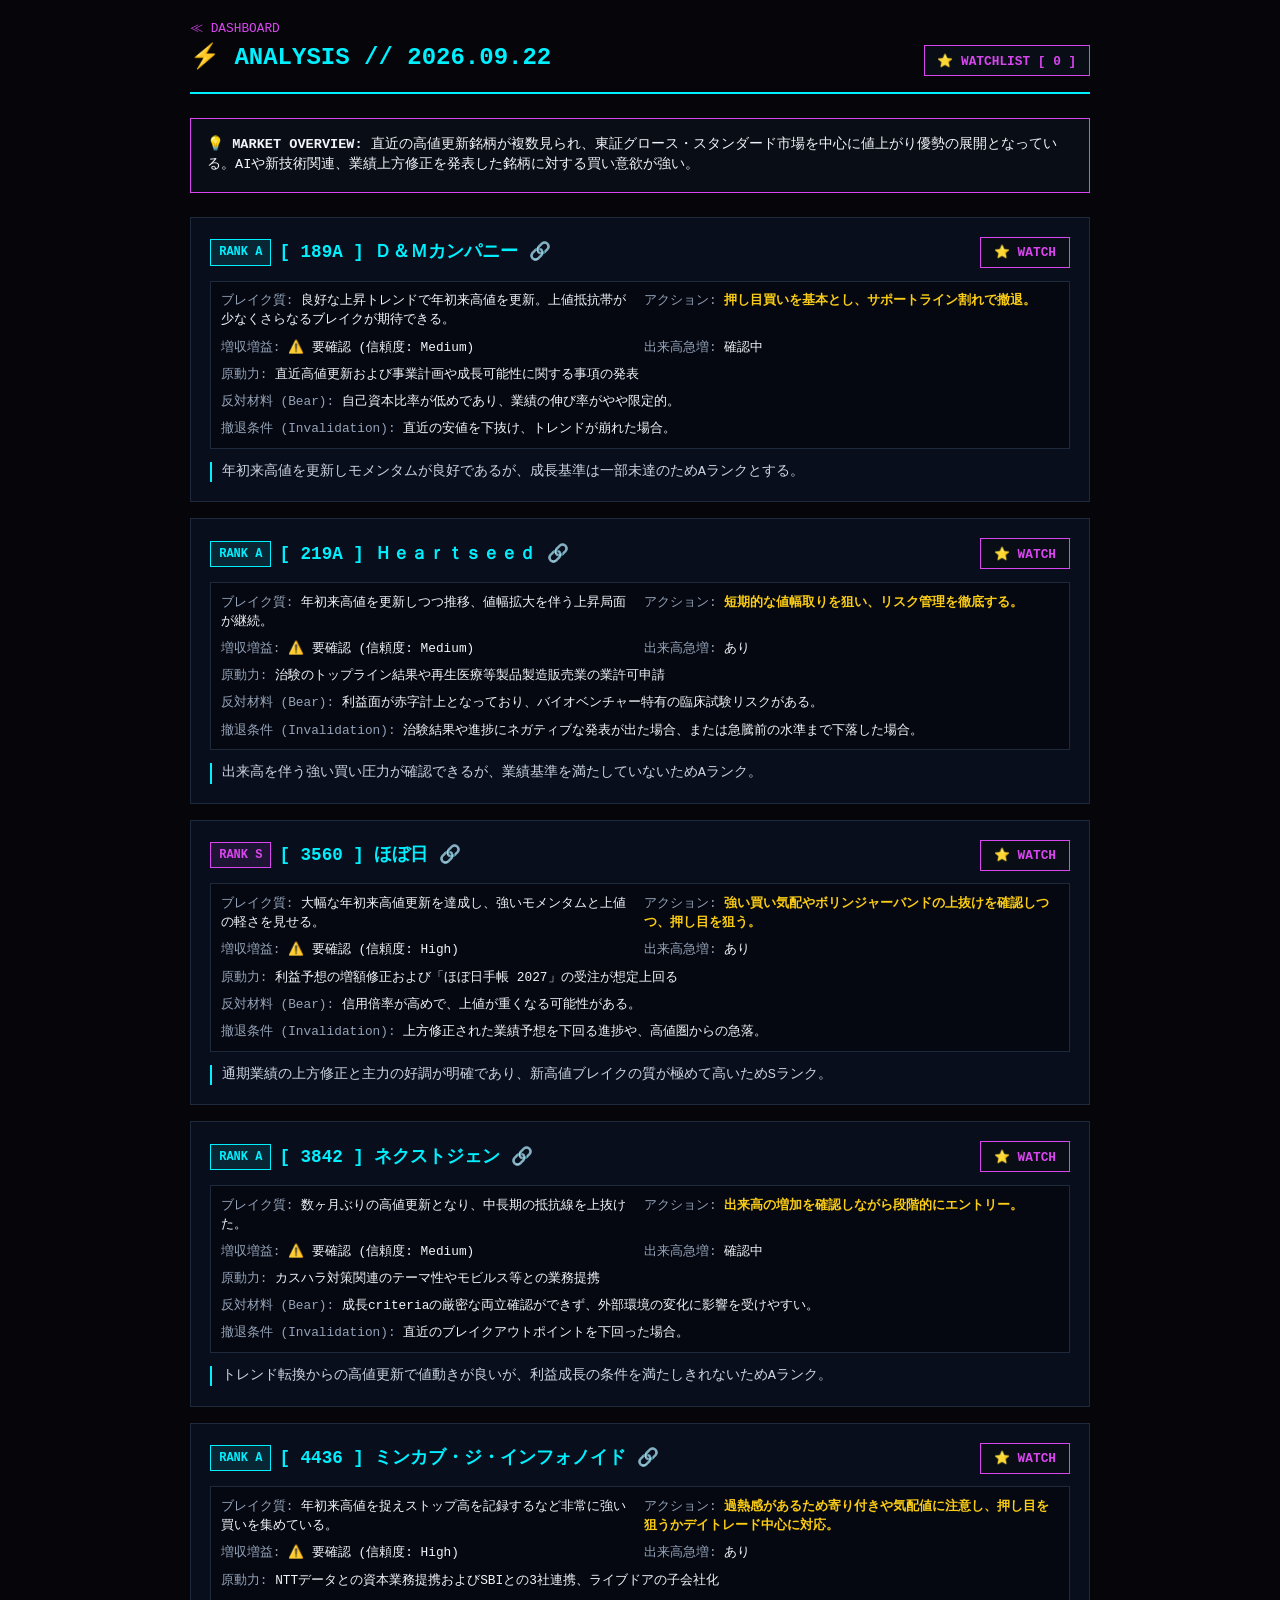
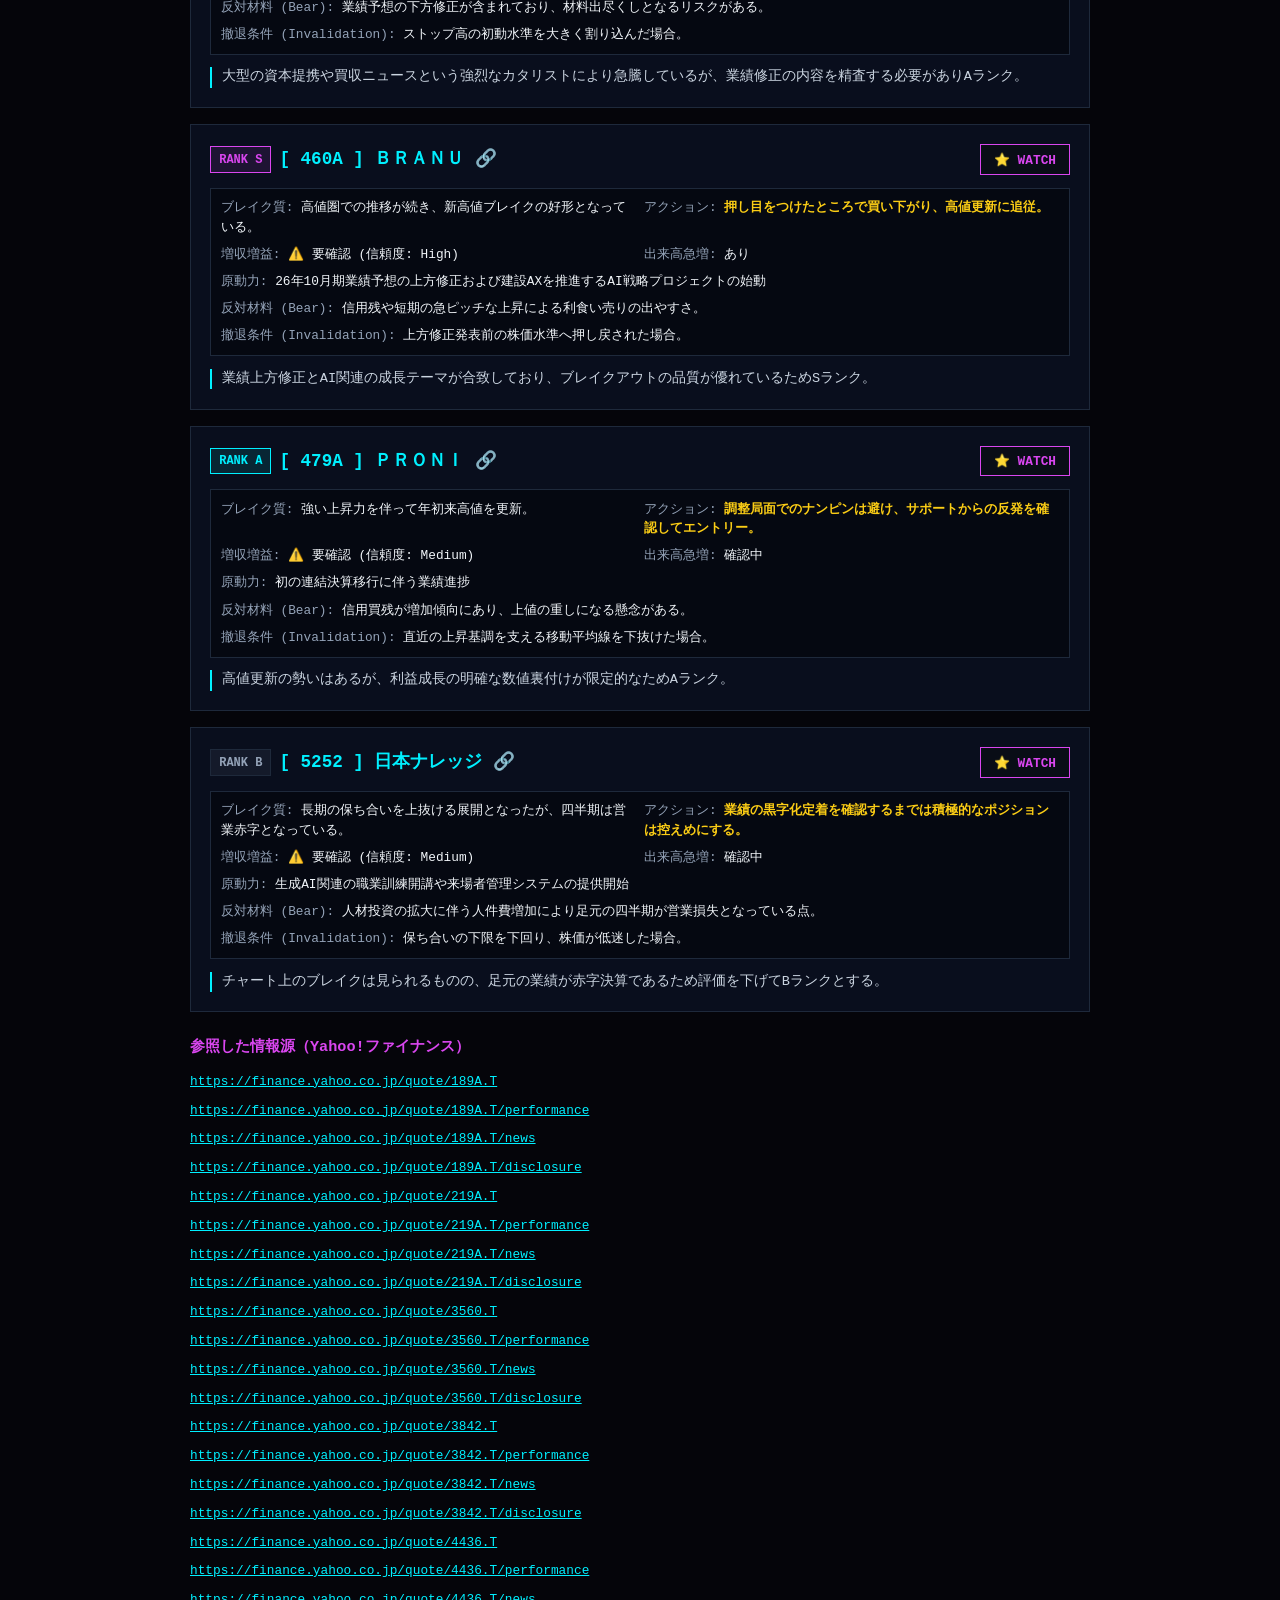
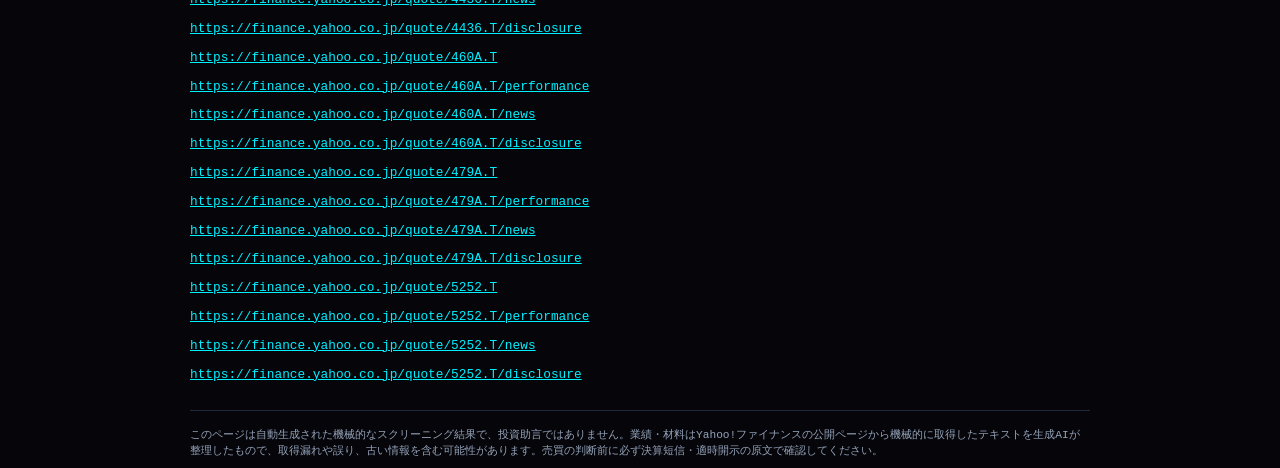
<file: docs/reports/2026-09-22.html>
<!DOCTYPE html>
<html lang="ja">
<head>
    <meta charset="UTF-8">
    <meta name="viewport" content="width=device-width, initial-scale=1.0">
    <meta name="robots" content="noindex">
    <title>[ 2026.09.22 ] HIGH-BREAK REPORT</title>
    <link rel="stylesheet" href="../assets/style.css">
</head>
<body>
    <div class="container">
        <header>
            <div>
                <a href="../index.html" style="color:var(--fuchsia); font-size:0.8rem; text-decoration:none;">≪ DASHBOARD</a>
                <h1>⚡ ANALYSIS // 2026.09.22</h1>
            </div>
            <button class="btn open-watchlist-btn">⭐ WATCHLIST [ <span class="watch-count">0</span> ]</button>
        </header>

        <div class="overview-box">
            <strong>💡 MARKET OVERVIEW:</strong> 直近の高値更新銘柄が複数見られ、東証グロース・スタンダード市場を中心に値上がり優勢の展開となっている。AIや新技術関連、業績上方修正を発表した銘柄に対する買い意欲が強い。
        </div>

        <main>
        <div class="card">
            <div style="display:flex; justify-content:space-between; align-items:center; margin-bottom:0.6rem;">
                <div style="display:flex; gap:0.5rem; align-items:center;">
                    <span class="badge badge-a">RANK A</span>
                    <a href="https://finance.yahoo.co.jp/quote/189A.T" target="_blank" style="color:var(--cyan); font-weight:bold; font-size:1.1rem; text-decoration:none;">
                        [ 189A ] Ｄ＆Ｍカンパニー 🔗
                    </a>
                </div>
                <button class="btn watch-btn" data-code="189A" data-name="Ｄ＆Ｍカンパニー">⭐ WATCH</button>
            </div>

            <div class="grid-2">
                <div><span style="color:var(--text-muted);">ブレイク質:</span> 良好な上昇トレンドで年初来高値を更新。上値抵抗帯が少なくさらなるブレイクが期待できる。</div>
                <div><span style="color:var(--text-muted);">アクション:</span> <span style="color:var(--yellow); font-weight:bold;">押し目買いを基本とし、サポートライン割れで撤退。</span></div>
                <div><span style="color:var(--text-muted);">増収増益:</span> ⚠️ 要確認 (信頼度: Medium)</div>
                <div><span style="color:var(--text-muted);">出来高急増:</span> 確認中</div>
                <div style="grid-column: span 2;"><span style="color:var(--text-muted);">原動力:</span> 直近高値更新および事業計画や成長可能性に関する事項の発表</div>
                <div style="grid-column: span 2;"><span style="color:var(--text-muted);">反対材料 (Bear):</span> 自己資本比率が低めであり、業績の伸び率がやや限定的。</div>
                <div style="grid-column: span 2;"><span style="color:var(--text-muted);">撤退条件 (Invalidation):</span> 直近の安値を下抜け、トレンドが崩れた場合。</div>
            </div>

            <p class="reason">年初来高値を更新しモメンタムが良好であるが、成長基準は一部未達のためAランクとする。</p>
        </div>
        
        <div class="card">
            <div style="display:flex; justify-content:space-between; align-items:center; margin-bottom:0.6rem;">
                <div style="display:flex; gap:0.5rem; align-items:center;">
                    <span class="badge badge-a">RANK A</span>
                    <a href="https://finance.yahoo.co.jp/quote/219A.T" target="_blank" style="color:var(--cyan); font-weight:bold; font-size:1.1rem; text-decoration:none;">
                        [ 219A ] Ｈｅａｒｔｓｅｅｄ 🔗
                    </a>
                </div>
                <button class="btn watch-btn" data-code="219A" data-name="Ｈｅａｒｔｓｅｅｄ">⭐ WATCH</button>
            </div>

            <div class="grid-2">
                <div><span style="color:var(--text-muted);">ブレイク質:</span> 年初来高値を更新しつつ推移、値幅拡大を伴う上昇局面が継続。</div>
                <div><span style="color:var(--text-muted);">アクション:</span> <span style="color:var(--yellow); font-weight:bold;">短期的な値幅取りを狙い、リスク管理を徹底する。</span></div>
                <div><span style="color:var(--text-muted);">増収増益:</span> ⚠️ 要確認 (信頼度: Medium)</div>
                <div><span style="color:var(--text-muted);">出来高急増:</span> あり</div>
                <div style="grid-column: span 2;"><span style="color:var(--text-muted);">原動力:</span> 治験のトップライン結果や再生医療等製品製造販売業の業許可申請</div>
                <div style="grid-column: span 2;"><span style="color:var(--text-muted);">反対材料 (Bear):</span> 利益面が赤字計上となっており、バイオベンチャー特有の臨床試験リスクがある。</div>
                <div style="grid-column: span 2;"><span style="color:var(--text-muted);">撤退条件 (Invalidation):</span> 治験結果や進捗にネガティブな発表が出た場合、または急騰前の水準まで下落した場合。</div>
            </div>

            <p class="reason">出来高を伴う強い買い圧力が確認できるが、業績基準を満たしていないためAランク。</p>
        </div>
        
        <div class="card">
            <div style="display:flex; justify-content:space-between; align-items:center; margin-bottom:0.6rem;">
                <div style="display:flex; gap:0.5rem; align-items:center;">
                    <span class="badge badge-s">RANK S</span>
                    <a href="https://finance.yahoo.co.jp/quote/3560.T" target="_blank" style="color:var(--cyan); font-weight:bold; font-size:1.1rem; text-decoration:none;">
                        [ 3560 ] ほぼ日 🔗
                    </a>
                </div>
                <button class="btn watch-btn" data-code="3560" data-name="ほぼ日">⭐ WATCH</button>
            </div>

            <div class="grid-2">
                <div><span style="color:var(--text-muted);">ブレイク質:</span> 大幅な年初来高値更新を達成し、強いモメンタムと上値の軽さを見せる。</div>
                <div><span style="color:var(--text-muted);">アクション:</span> <span style="color:var(--yellow); font-weight:bold;">強い買い気配やボリンジャーバンドの上抜けを確認しつつ、押し目を狙う。</span></div>
                <div><span style="color:var(--text-muted);">増収増益:</span> ⚠️ 要確認 (信頼度: High)</div>
                <div><span style="color:var(--text-muted);">出来高急増:</span> あり</div>
                <div style="grid-column: span 2;"><span style="color:var(--text-muted);">原動力:</span> 利益予想の増額修正および「ほぼ日手帳 2027」の受注が想定上回る</div>
                <div style="grid-column: span 2;"><span style="color:var(--text-muted);">反対材料 (Bear):</span> 信用倍率が高めで、上値が重くなる可能性がある。</div>
                <div style="grid-column: span 2;"><span style="color:var(--text-muted);">撤退条件 (Invalidation):</span> 上方修正された業績予想を下回る進捗や、高値圏からの急落。</div>
            </div>

            <p class="reason">通期業績の上方修正と主力の好調が明確であり、新高値ブレイクの質が極めて高いためSランク。</p>
        </div>
        
        <div class="card">
            <div style="display:flex; justify-content:space-between; align-items:center; margin-bottom:0.6rem;">
                <div style="display:flex; gap:0.5rem; align-items:center;">
                    <span class="badge badge-a">RANK A</span>
                    <a href="https://finance.yahoo.co.jp/quote/3842.T" target="_blank" style="color:var(--cyan); font-weight:bold; font-size:1.1rem; text-decoration:none;">
                        [ 3842 ] ネクストジェン 🔗
                    </a>
                </div>
                <button class="btn watch-btn" data-code="3842" data-name="ネクストジェン">⭐ WATCH</button>
            </div>

            <div class="grid-2">
                <div><span style="color:var(--text-muted);">ブレイク質:</span> 数ヶ月ぶりの高値更新となり、中長期の抵抗線を上抜けた。</div>
                <div><span style="color:var(--text-muted);">アクション:</span> <span style="color:var(--yellow); font-weight:bold;">出来高の増加を確認しながら段階的にエントリー。</span></div>
                <div><span style="color:var(--text-muted);">増収増益:</span> ⚠️ 要確認 (信頼度: Medium)</div>
                <div><span style="color:var(--text-muted);">出来高急増:</span> 確認中</div>
                <div style="grid-column: span 2;"><span style="color:var(--text-muted);">原動力:</span> カスハラ対策関連のテーマ性やモビルス等との業務提携</div>
                <div style="grid-column: span 2;"><span style="color:var(--text-muted);">反対材料 (Bear):</span> 成長criteriaの厳密な両立確認ができず、外部環境の変化に影響を受けやすい。</div>
                <div style="grid-column: span 2;"><span style="color:var(--text-muted);">撤退条件 (Invalidation):</span> 直近のブレイクアウトポイントを下回った場合。</div>
            </div>

            <p class="reason">トレンド転換からの高値更新で値動きが良いが、利益成長の条件を満たしきれないためAランク。</p>
        </div>
        
        <div class="card">
            <div style="display:flex; justify-content:space-between; align-items:center; margin-bottom:0.6rem;">
                <div style="display:flex; gap:0.5rem; align-items:center;">
                    <span class="badge badge-a">RANK A</span>
                    <a href="https://finance.yahoo.co.jp/quote/4436.T" target="_blank" style="color:var(--cyan); font-weight:bold; font-size:1.1rem; text-decoration:none;">
                        [ 4436 ] ミンカブ・ジ・インフォノイド 🔗
                    </a>
                </div>
                <button class="btn watch-btn" data-code="4436" data-name="ミンカブ・ジ・インフォノイド">⭐ WATCH</button>
            </div>

            <div class="grid-2">
                <div><span style="color:var(--text-muted);">ブレイク質:</span> 年初来高値を捉えストップ高を記録するなど非常に強い買いを集めている。</div>
                <div><span style="color:var(--text-muted);">アクション:</span> <span style="color:var(--yellow); font-weight:bold;">過熱感があるため寄り付きや気配値に注意し、押し目を狙うかデイトレード中心に対応。</span></div>
                <div><span style="color:var(--text-muted);">増収増益:</span> ⚠️ 要確認 (信頼度: High)</div>
                <div><span style="color:var(--text-muted);">出来高急増:</span> あり</div>
                <div style="grid-column: span 2;"><span style="color:var(--text-muted);">原動力:</span> NTTデータとの資本業務提携およびSBIとの3社連携、ライブドアの子会社化</div>
                <div style="grid-column: span 2;"><span style="color:var(--text-muted);">反対材料 (Bear):</span> 業績予想の下方修正が含まれており、材料出尽くしとなるリスクがある。</div>
                <div style="grid-column: span 2;"><span style="color:var(--text-muted);">撤退条件 (Invalidation):</span> ストップ高の初動水準を大きく割り込んだ場合。</div>
            </div>

            <p class="reason">大型の資本提携や買収ニュースという強烈なカタリストにより急騰しているが、業績修正の内容を精査する必要がありAランク。</p>
        </div>
        
        <div class="card">
            <div style="display:flex; justify-content:space-between; align-items:center; margin-bottom:0.6rem;">
                <div style="display:flex; gap:0.5rem; align-items:center;">
                    <span class="badge badge-s">RANK S</span>
                    <a href="https://finance.yahoo.co.jp/quote/460A.T" target="_blank" style="color:var(--cyan); font-weight:bold; font-size:1.1rem; text-decoration:none;">
                        [ 460A ] ＢＲＡＮＵ 🔗
                    </a>
                </div>
                <button class="btn watch-btn" data-code="460A" data-name="ＢＲＡＮＵ">⭐ WATCH</button>
            </div>

            <div class="grid-2">
                <div><span style="color:var(--text-muted);">ブレイク質:</span> 高値圏での推移が続き、新高値ブレイクの好形となっている。</div>
                <div><span style="color:var(--text-muted);">アクション:</span> <span style="color:var(--yellow); font-weight:bold;">押し目をつけたところで買い下がり、高値更新に追従。</span></div>
                <div><span style="color:var(--text-muted);">増収増益:</span> ⚠️ 要確認 (信頼度: High)</div>
                <div><span style="color:var(--text-muted);">出来高急増:</span> あり</div>
                <div style="grid-column: span 2;"><span style="color:var(--text-muted);">原動力:</span> 26年10月期業績予想の上方修正および建設AXを推進するAI戦略プロジェクトの始動</div>
                <div style="grid-column: span 2;"><span style="color:var(--text-muted);">反対材料 (Bear):</span> 信用残や短期の急ピッチな上昇による利食い売りの出やすさ。</div>
                <div style="grid-column: span 2;"><span style="color:var(--text-muted);">撤退条件 (Invalidation):</span> 上方修正発表前の株価水準へ押し戻された場合。</div>
            </div>

            <p class="reason">業績上方修正とAI関連の成長テーマが合致しており、ブレイクアウトの品質が優れているためSランク。</p>
        </div>
        
        <div class="card">
            <div style="display:flex; justify-content:space-between; align-items:center; margin-bottom:0.6rem;">
                <div style="display:flex; gap:0.5rem; align-items:center;">
                    <span class="badge badge-a">RANK A</span>
                    <a href="https://finance.yahoo.co.jp/quote/479A.T" target="_blank" style="color:var(--cyan); font-weight:bold; font-size:1.1rem; text-decoration:none;">
                        [ 479A ] ＰＲＯＮＩ 🔗
                    </a>
                </div>
                <button class="btn watch-btn" data-code="479A" data-name="ＰＲＯＮＩ">⭐ WATCH</button>
            </div>

            <div class="grid-2">
                <div><span style="color:var(--text-muted);">ブレイク質:</span> 強い上昇力を伴って年初来高値を更新。</div>
                <div><span style="color:var(--text-muted);">アクション:</span> <span style="color:var(--yellow); font-weight:bold;">調整局面でのナンピンは避け、サポートからの反発を確認してエントリー。</span></div>
                <div><span style="color:var(--text-muted);">増収増益:</span> ⚠️ 要確認 (信頼度: Medium)</div>
                <div><span style="color:var(--text-muted);">出来高急増:</span> 確認中</div>
                <div style="grid-column: span 2;"><span style="color:var(--text-muted);">原動力:</span> 初の連結決算移行に伴う業績進捗</div>
                <div style="grid-column: span 2;"><span style="color:var(--text-muted);">反対材料 (Bear):</span> 信用買残が増加傾向にあり、上値の重しになる懸念がある。</div>
                <div style="grid-column: span 2;"><span style="color:var(--text-muted);">撤退条件 (Invalidation):</span> 直近の上昇基調を支える移動平均線を下抜けた場合。</div>
            </div>

            <p class="reason">高値更新の勢いはあるが、利益成長の明確な数値裏付けが限定的なためAランク。</p>
        </div>
        
        <div class="card">
            <div style="display:flex; justify-content:space-between; align-items:center; margin-bottom:0.6rem;">
                <div style="display:flex; gap:0.5rem; align-items:center;">
                    <span class="badge badge-b">RANK B</span>
                    <a href="https://finance.yahoo.co.jp/quote/5252.T" target="_blank" style="color:var(--cyan); font-weight:bold; font-size:1.1rem; text-decoration:none;">
                        [ 5252 ] 日本ナレッジ 🔗
                    </a>
                </div>
                <button class="btn watch-btn" data-code="5252" data-name="日本ナレッジ">⭐ WATCH</button>
            </div>

            <div class="grid-2">
                <div><span style="color:var(--text-muted);">ブレイク質:</span> 長期の保ち合いを上抜ける展開となったが、四半期は営業赤字となっている。</div>
                <div><span style="color:var(--text-muted);">アクション:</span> <span style="color:var(--yellow); font-weight:bold;">業績の黒字化定着を確認するまでは積極的なポジションは控えめにする。</span></div>
                <div><span style="color:var(--text-muted);">増収増益:</span> ⚠️ 要確認 (信頼度: Medium)</div>
                <div><span style="color:var(--text-muted);">出来高急増:</span> 確認中</div>
                <div style="grid-column: span 2;"><span style="color:var(--text-muted);">原動力:</span> 生成AI関連の職業訓練開講や来場者管理システムの提供開始</div>
                <div style="grid-column: span 2;"><span style="color:var(--text-muted);">反対材料 (Bear):</span> 人材投資の拡大に伴う人件費増加により足元の四半期が営業損失となっている点。</div>
                <div style="grid-column: span 2;"><span style="color:var(--text-muted);">撤退条件 (Invalidation):</span> 保ち合いの下限を下回り、株価が低迷した場合。</div>
            </div>

            <p class="reason">チャート上のブレイクは見られるものの、足元の業績が赤字決算であるため評価を下げてBランクとする。</p>
        </div>
        </main>
        
        <section style="margin-top:1.5rem;">
            <h2 style="font-size:0.95rem; color:var(--fuchsia); margin-bottom:0.6rem;">参照した情報源（Yahoo!ファイナンス）</h2>
            <ul style="list-style:none; display:flex; flex-direction:column; gap:0.3rem;"><li><a href="https://finance.yahoo.co.jp/quote/189A.T" target="_blank" style="color:var(--cyan); font-size:0.8rem;">https://finance.yahoo.co.jp/quote/189A.T</a></li><li><a href="https://finance.yahoo.co.jp/quote/189A.T/performance" target="_blank" style="color:var(--cyan); font-size:0.8rem;">https://finance.yahoo.co.jp/quote/189A.T/performance</a></li><li><a href="https://finance.yahoo.co.jp/quote/189A.T/news" target="_blank" style="color:var(--cyan); font-size:0.8rem;">https://finance.yahoo.co.jp/quote/189A.T/news</a></li><li><a href="https://finance.yahoo.co.jp/quote/189A.T/disclosure" target="_blank" style="color:var(--cyan); font-size:0.8rem;">https://finance.yahoo.co.jp/quote/189A.T/disclosure</a></li><li><a href="https://finance.yahoo.co.jp/quote/219A.T" target="_blank" style="color:var(--cyan); font-size:0.8rem;">https://finance.yahoo.co.jp/quote/219A.T</a></li><li><a href="https://finance.yahoo.co.jp/quote/219A.T/performance" target="_blank" style="color:var(--cyan); font-size:0.8rem;">https://finance.yahoo.co.jp/quote/219A.T/performance</a></li><li><a href="https://finance.yahoo.co.jp/quote/219A.T/news" target="_blank" style="color:var(--cyan); font-size:0.8rem;">https://finance.yahoo.co.jp/quote/219A.T/news</a></li><li><a href="https://finance.yahoo.co.jp/quote/219A.T/disclosure" target="_blank" style="color:var(--cyan); font-size:0.8rem;">https://finance.yahoo.co.jp/quote/219A.T/disclosure</a></li><li><a href="https://finance.yahoo.co.jp/quote/3560.T" target="_blank" style="color:var(--cyan); font-size:0.8rem;">https://finance.yahoo.co.jp/quote/3560.T</a></li><li><a href="https://finance.yahoo.co.jp/quote/3560.T/performance" target="_blank" style="color:var(--cyan); font-size:0.8rem;">https://finance.yahoo.co.jp/quote/3560.T/performance</a></li><li><a href="https://finance.yahoo.co.jp/quote/3560.T/news" target="_blank" style="color:var(--cyan); font-size:0.8rem;">https://finance.yahoo.co.jp/quote/3560.T/news</a></li><li><a href="https://finance.yahoo.co.jp/quote/3560.T/disclosure" target="_blank" style="color:var(--cyan); font-size:0.8rem;">https://finance.yahoo.co.jp/quote/3560.T/disclosure</a></li><li><a href="https://finance.yahoo.co.jp/quote/3842.T" target="_blank" style="color:var(--cyan); font-size:0.8rem;">https://finance.yahoo.co.jp/quote/3842.T</a></li><li><a href="https://finance.yahoo.co.jp/quote/3842.T/performance" target="_blank" style="color:var(--cyan); font-size:0.8rem;">https://finance.yahoo.co.jp/quote/3842.T/performance</a></li><li><a href="https://finance.yahoo.co.jp/quote/3842.T/news" target="_blank" style="color:var(--cyan); font-size:0.8rem;">https://finance.yahoo.co.jp/quote/3842.T/news</a></li><li><a href="https://finance.yahoo.co.jp/quote/3842.T/disclosure" target="_blank" style="color:var(--cyan); font-size:0.8rem;">https://finance.yahoo.co.jp/quote/3842.T/disclosure</a></li><li><a href="https://finance.yahoo.co.jp/quote/4436.T" target="_blank" style="color:var(--cyan); font-size:0.8rem;">https://finance.yahoo.co.jp/quote/4436.T</a></li><li><a href="https://finance.yahoo.co.jp/quote/4436.T/performance" target="_blank" style="color:var(--cyan); font-size:0.8rem;">https://finance.yahoo.co.jp/quote/4436.T/performance</a></li><li><a href="https://finance.yahoo.co.jp/quote/4436.T/news" target="_blank" style="color:var(--cyan); font-size:0.8rem;">https://finance.yahoo.co.jp/quote/4436.T/news</a></li><li><a href="https://finance.yahoo.co.jp/quote/4436.T/disclosure" target="_blank" style="color:var(--cyan); font-size:0.8rem;">https://finance.yahoo.co.jp/quote/4436.T/disclosure</a></li><li><a href="https://finance.yahoo.co.jp/quote/460A.T" target="_blank" style="color:var(--cyan); font-size:0.8rem;">https://finance.yahoo.co.jp/quote/460A.T</a></li><li><a href="https://finance.yahoo.co.jp/quote/460A.T/performance" target="_blank" style="color:var(--cyan); font-size:0.8rem;">https://finance.yahoo.co.jp/quote/460A.T/performance</a></li><li><a href="https://finance.yahoo.co.jp/quote/460A.T/news" target="_blank" style="color:var(--cyan); font-size:0.8rem;">https://finance.yahoo.co.jp/quote/460A.T/news</a></li><li><a href="https://finance.yahoo.co.jp/quote/460A.T/disclosure" target="_blank" style="color:var(--cyan); font-size:0.8rem;">https://finance.yahoo.co.jp/quote/460A.T/disclosure</a></li><li><a href="https://finance.yahoo.co.jp/quote/479A.T" target="_blank" style="color:var(--cyan); font-size:0.8rem;">https://finance.yahoo.co.jp/quote/479A.T</a></li><li><a href="https://finance.yahoo.co.jp/quote/479A.T/performance" target="_blank" style="color:var(--cyan); font-size:0.8rem;">https://finance.yahoo.co.jp/quote/479A.T/performance</a></li><li><a href="https://finance.yahoo.co.jp/quote/479A.T/news" target="_blank" style="color:var(--cyan); font-size:0.8rem;">https://finance.yahoo.co.jp/quote/479A.T/news</a></li><li><a href="https://finance.yahoo.co.jp/quote/479A.T/disclosure" target="_blank" style="color:var(--cyan); font-size:0.8rem;">https://finance.yahoo.co.jp/quote/479A.T/disclosure</a></li><li><a href="https://finance.yahoo.co.jp/quote/5252.T" target="_blank" style="color:var(--cyan); font-size:0.8rem;">https://finance.yahoo.co.jp/quote/5252.T</a></li><li><a href="https://finance.yahoo.co.jp/quote/5252.T/performance" target="_blank" style="color:var(--cyan); font-size:0.8rem;">https://finance.yahoo.co.jp/quote/5252.T/performance</a></li><li><a href="https://finance.yahoo.co.jp/quote/5252.T/news" target="_blank" style="color:var(--cyan); font-size:0.8rem;">https://finance.yahoo.co.jp/quote/5252.T/news</a></li><li><a href="https://finance.yahoo.co.jp/quote/5252.T/disclosure" target="_blank" style="color:var(--cyan); font-size:0.8rem;">https://finance.yahoo.co.jp/quote/5252.T/disclosure</a></li></ul>
        </section>
        
        
        <p style="font-size:0.7rem; color:var(--text-muted); border-top:1px solid var(--border-color); padding-top:1rem; margin-top:1.5rem;">
            このページは自動生成された機械的なスクリーニング結果で、投資助言ではありません。業績・材料はYahoo!ファイナンスの公開ページから機械的に取得したテキストを生成AIが整理したもので、取得漏れや誤り、古い情報を含む可能性があります。売買の判断前に必ず決算短信・適時開示の原文で確認してください。
        </p>
    
    </div>
    
    <div id="watchlist-modal" class="modal-overlay">
        <div class="modal-box">
            <h2>⭐ 監視リスト <button class="modal-close" aria-label="閉じる">✕</button></h2>
            <ul id="watchlist-items"></ul>
        </div>
    </div>

    <div id="toast"></div>
    <script src="../assets/app.js"></script>
</body>
</html>
</file>
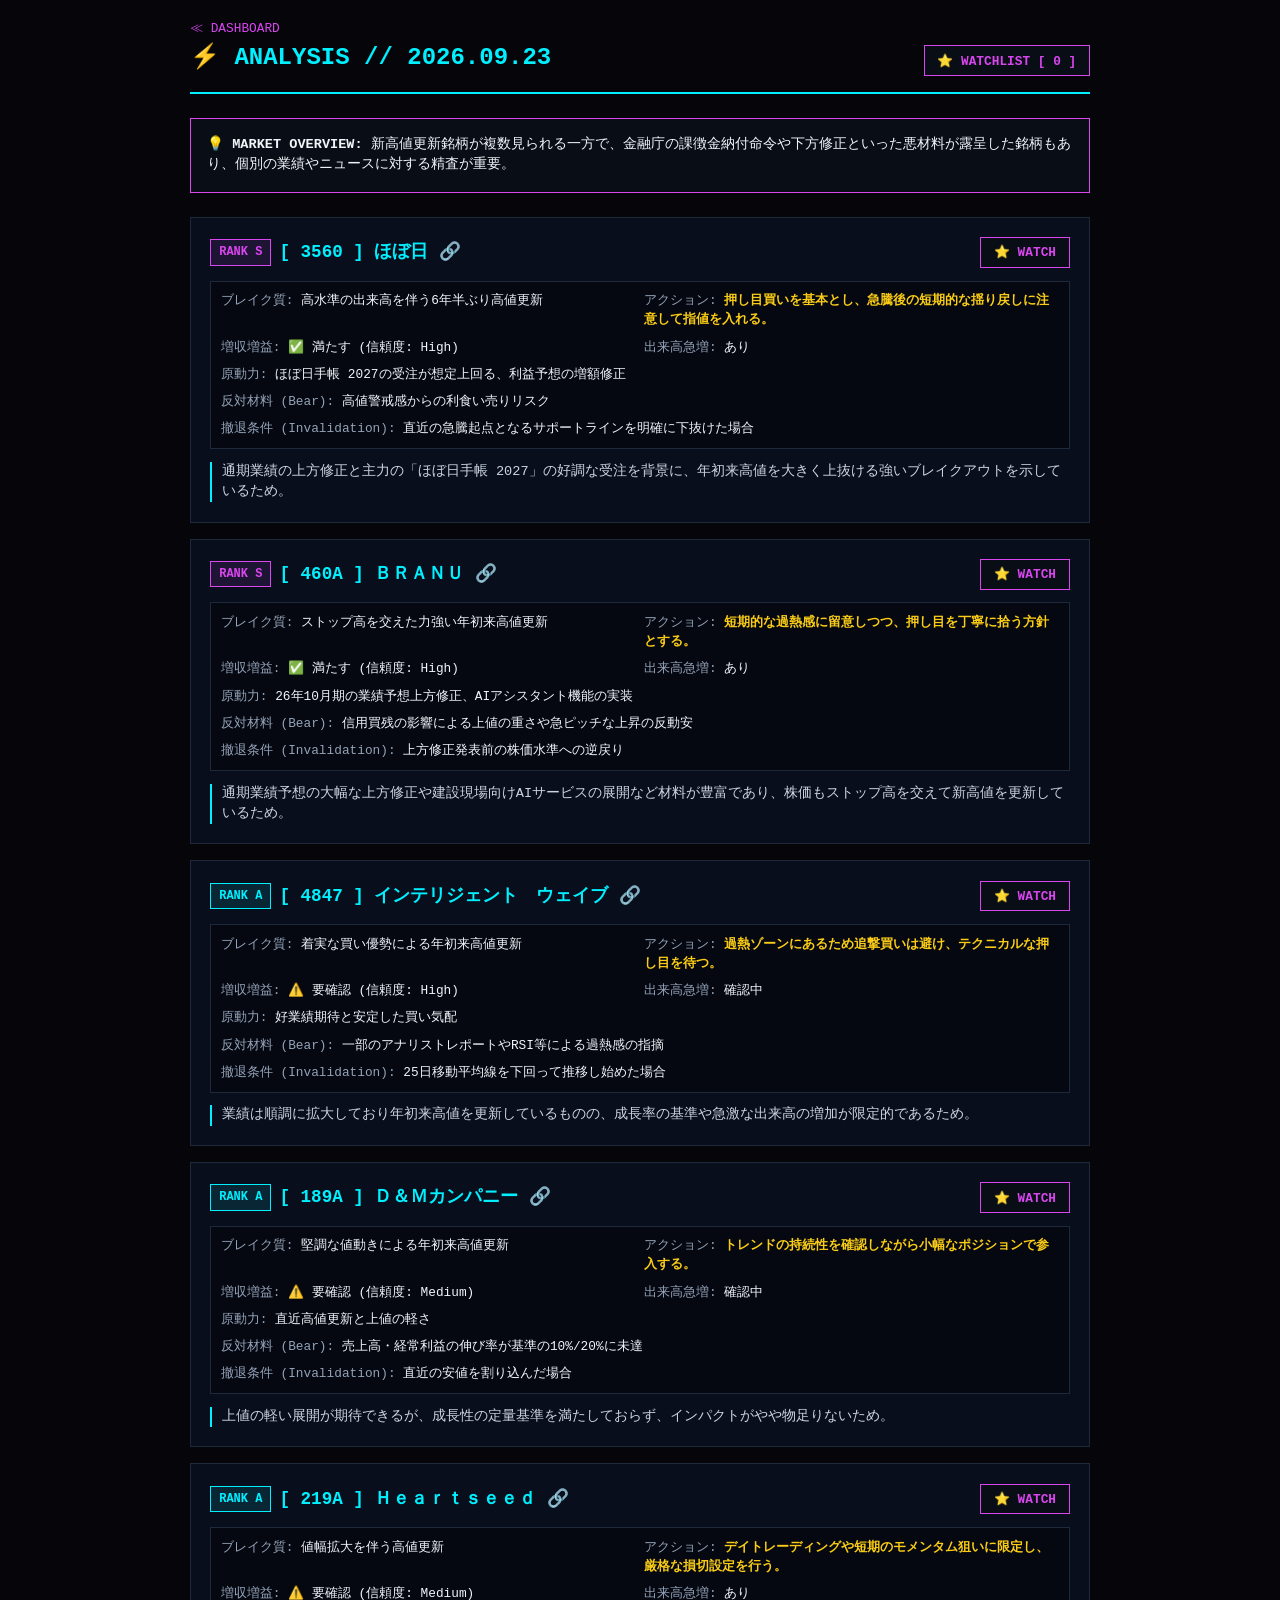
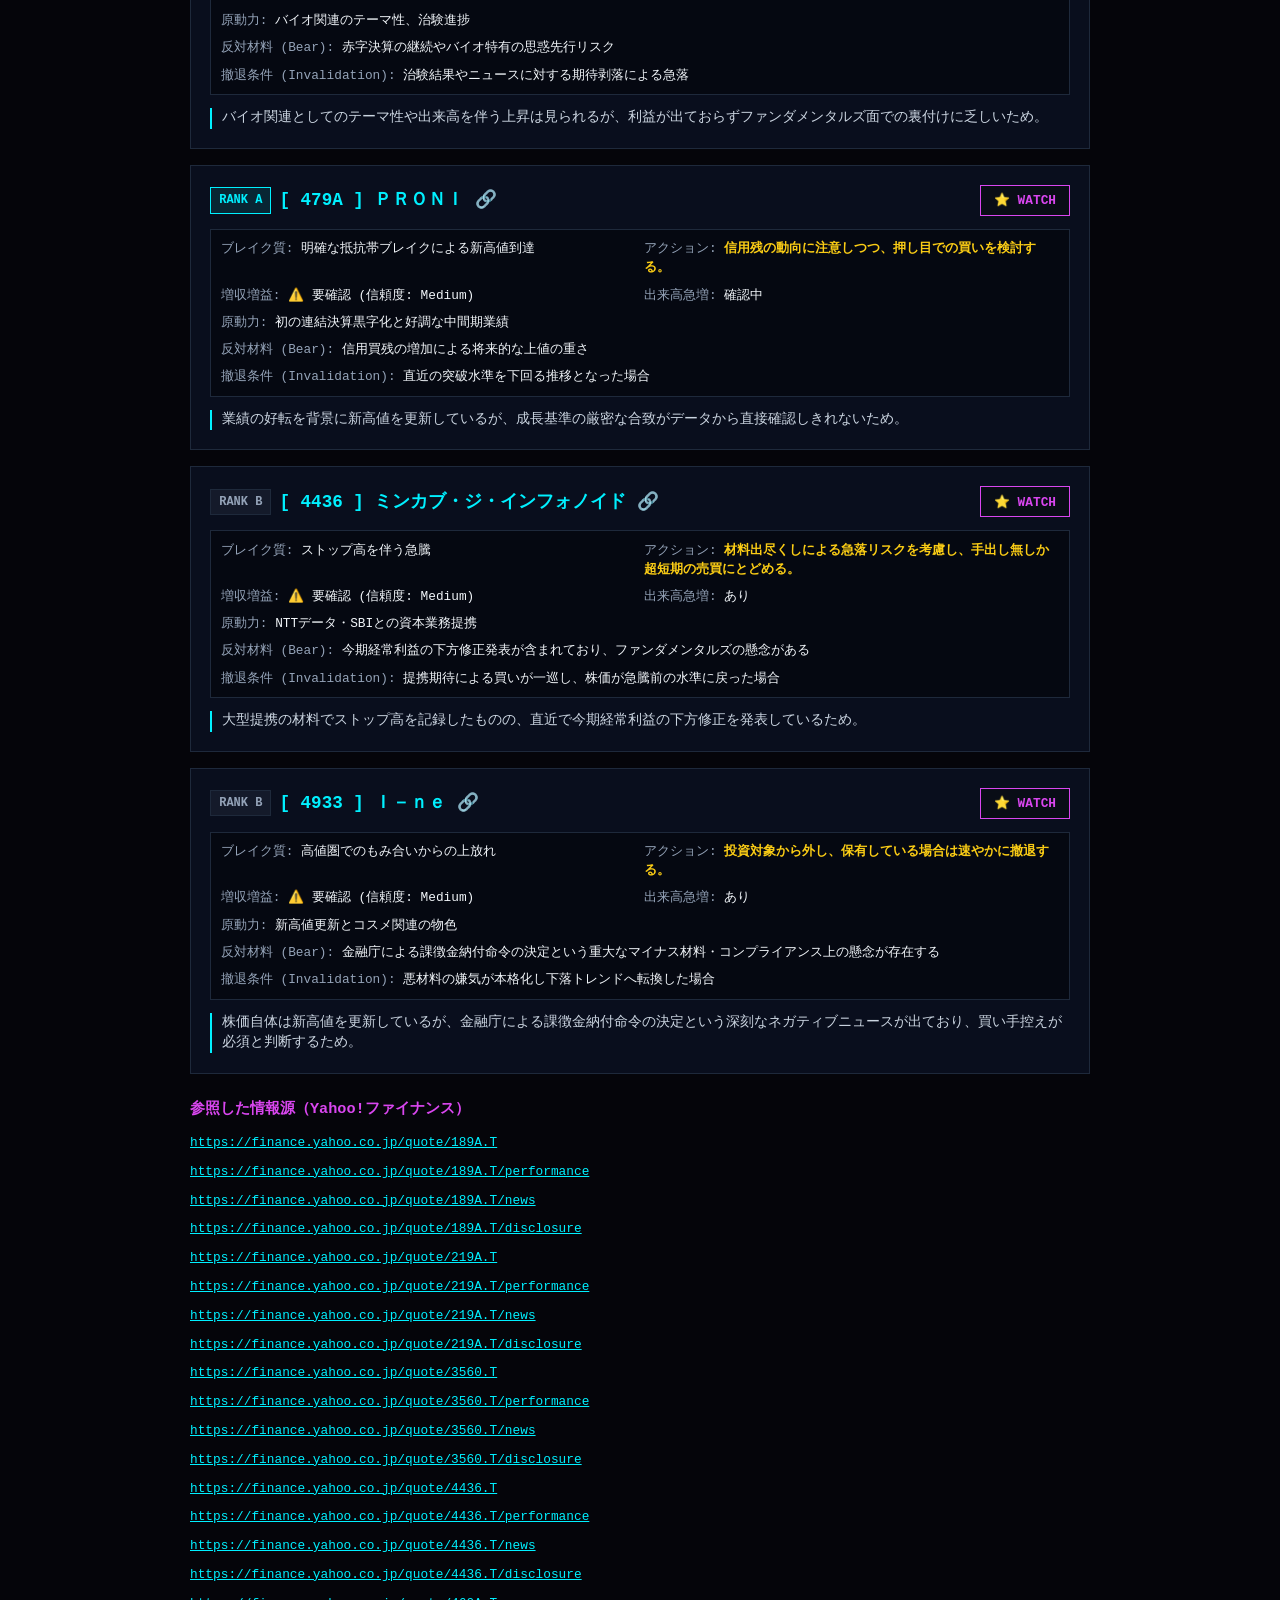
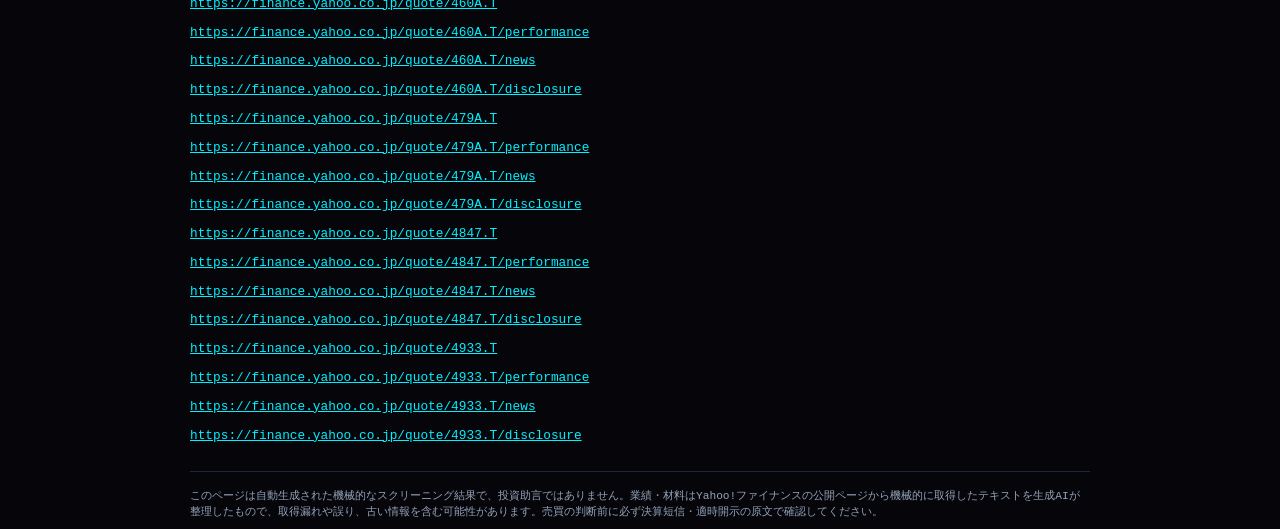
<file: docs/reports/2026-09-23.html>
<!DOCTYPE html>
<html lang="ja">
<head>
    <meta charset="UTF-8">
    <meta name="viewport" content="width=device-width, initial-scale=1.0">
    <meta name="robots" content="noindex">
    <title>[ 2026.09.23 ] HIGH-BREAK REPORT</title>
    <link rel="stylesheet" href="../assets/style.css">
</head>
<body>
    <div class="container">
        <header>
            <div>
                <a href="../index.html" style="color:var(--fuchsia); font-size:0.8rem; text-decoration:none;">≪ DASHBOARD</a>
                <h1>⚡ ANALYSIS // 2026.09.23</h1>
            </div>
            <button class="btn open-watchlist-btn">⭐ WATCHLIST [ <span class="watch-count">0</span> ]</button>
        </header>

        <div class="overview-box">
            <strong>💡 MARKET OVERVIEW:</strong> 新高値更新銘柄が複数見られる一方で、金融庁の課徴金納付命令や下方修正といった悪材料が露呈した銘柄もあり、個別の業績やニュースに対する精査が重要。
        </div>

        <main>
        <div class="card">
            <div style="display:flex; justify-content:space-between; align-items:center; margin-bottom:0.6rem;">
                <div style="display:flex; gap:0.5rem; align-items:center;">
                    <span class="badge badge-s">RANK S</span>
                    <a href="https://finance.yahoo.co.jp/quote/3560.T" target="_blank" style="color:var(--cyan); font-weight:bold; font-size:1.1rem; text-decoration:none;">
                        [ 3560 ] ほぼ日 🔗
                    </a>
                </div>
                <button class="btn watch-btn" data-code="3560" data-name="ほぼ日">⭐ WATCH</button>
            </div>

            <div class="grid-2">
                <div><span style="color:var(--text-muted);">ブレイク質:</span> 高水準の出来高を伴う6年半ぶり高値更新</div>
                <div><span style="color:var(--text-muted);">アクション:</span> <span style="color:var(--yellow); font-weight:bold;">押し目買いを基本とし、急騰後の短期的な揺り戻しに注意して指値を入れる。</span></div>
                <div><span style="color:var(--text-muted);">増収増益:</span> ✅ 満たす (信頼度: High)</div>
                <div><span style="color:var(--text-muted);">出来高急増:</span> あり</div>
                <div style="grid-column: span 2;"><span style="color:var(--text-muted);">原動力:</span> ほぼ日手帳 2027の受注が想定上回る、利益予想の増額修正</div>
                <div style="grid-column: span 2;"><span style="color:var(--text-muted);">反対材料 (Bear):</span> 高値警戒感からの利食い売りリスク</div>
                <div style="grid-column: span 2;"><span style="color:var(--text-muted);">撤退条件 (Invalidation):</span> 直近の急騰起点となるサポートラインを明確に下抜けた場合</div>
            </div>

            <p class="reason">通期業績の上方修正と主力の「ほぼ日手帳 2027」の好調な受注を背景に、年初来高値を大きく上抜ける強いブレイクアウトを示しているため。</p>
        </div>
        
        <div class="card">
            <div style="display:flex; justify-content:space-between; align-items:center; margin-bottom:0.6rem;">
                <div style="display:flex; gap:0.5rem; align-items:center;">
                    <span class="badge badge-s">RANK S</span>
                    <a href="https://finance.yahoo.co.jp/quote/460A.T" target="_blank" style="color:var(--cyan); font-weight:bold; font-size:1.1rem; text-decoration:none;">
                        [ 460A ] ＢＲＡＮＵ 🔗
                    </a>
                </div>
                <button class="btn watch-btn" data-code="460A" data-name="ＢＲＡＮＵ">⭐ WATCH</button>
            </div>

            <div class="grid-2">
                <div><span style="color:var(--text-muted);">ブレイク質:</span> ストップ高を交えた力強い年初来高値更新</div>
                <div><span style="color:var(--text-muted);">アクション:</span> <span style="color:var(--yellow); font-weight:bold;">短期的な過熱感に留意しつつ、押し目を丁寧に拾う方針とする。</span></div>
                <div><span style="color:var(--text-muted);">増収増益:</span> ✅ 満たす (信頼度: High)</div>
                <div><span style="color:var(--text-muted);">出来高急増:</span> あり</div>
                <div style="grid-column: span 2;"><span style="color:var(--text-muted);">原動力:</span> 26年10月期の業績予想上方修正、AIアシスタント機能の実装</div>
                <div style="grid-column: span 2;"><span style="color:var(--text-muted);">反対材料 (Bear):</span> 信用買残の影響による上値の重さや急ピッチな上昇の反動安</div>
                <div style="grid-column: span 2;"><span style="color:var(--text-muted);">撤退条件 (Invalidation):</span> 上方修正発表前の株価水準への逆戻り</div>
            </div>

            <p class="reason">通期業績予想の大幅な上方修正や建設現場向けAIサービスの展開など材料が豊富であり、株価もストップ高を交えて新高値を更新しているため。</p>
        </div>
        
        <div class="card">
            <div style="display:flex; justify-content:space-between; align-items:center; margin-bottom:0.6rem;">
                <div style="display:flex; gap:0.5rem; align-items:center;">
                    <span class="badge badge-a">RANK A</span>
                    <a href="https://finance.yahoo.co.jp/quote/4847.T" target="_blank" style="color:var(--cyan); font-weight:bold; font-size:1.1rem; text-decoration:none;">
                        [ 4847 ] インテリジェント　ウェイブ 🔗
                    </a>
                </div>
                <button class="btn watch-btn" data-code="4847" data-name="インテリジェント　ウェイブ">⭐ WATCH</button>
            </div>

            <div class="grid-2">
                <div><span style="color:var(--text-muted);">ブレイク質:</span> 着実な買い優勢による年初来高値更新</div>
                <div><span style="color:var(--text-muted);">アクション:</span> <span style="color:var(--yellow); font-weight:bold;">過熱ゾーンにあるため追撃買いは避け、テクニカルな押し目を待つ。</span></div>
                <div><span style="color:var(--text-muted);">増収増益:</span> ⚠️ 要確認 (信頼度: High)</div>
                <div><span style="color:var(--text-muted);">出来高急増:</span> 確認中</div>
                <div style="grid-column: span 2;"><span style="color:var(--text-muted);">原動力:</span> 好業績期待と安定した買い気配</div>
                <div style="grid-column: span 2;"><span style="color:var(--text-muted);">反対材料 (Bear):</span> 一部のアナリストレポートやRSI等による過熱感の指摘</div>
                <div style="grid-column: span 2;"><span style="color:var(--text-muted);">撤退条件 (Invalidation):</span> 25日移動平均線を下回って推移し始めた場合</div>
            </div>

            <p class="reason">業績は順調に拡大しており年初来高値を更新しているものの、成長率の基準や急激な出来高の増加が限定的であるため。</p>
        </div>
        
        <div class="card">
            <div style="display:flex; justify-content:space-between; align-items:center; margin-bottom:0.6rem;">
                <div style="display:flex; gap:0.5rem; align-items:center;">
                    <span class="badge badge-a">RANK A</span>
                    <a href="https://finance.yahoo.co.jp/quote/189A.T" target="_blank" style="color:var(--cyan); font-weight:bold; font-size:1.1rem; text-decoration:none;">
                        [ 189A ] Ｄ＆Ｍカンパニー 🔗
                    </a>
                </div>
                <button class="btn watch-btn" data-code="189A" data-name="Ｄ＆Ｍカンパニー">⭐ WATCH</button>
            </div>

            <div class="grid-2">
                <div><span style="color:var(--text-muted);">ブレイク質:</span> 堅調な値動きによる年初来高値更新</div>
                <div><span style="color:var(--text-muted);">アクション:</span> <span style="color:var(--yellow); font-weight:bold;">トレンドの持続性を確認しながら小幅なポジションで参入する。</span></div>
                <div><span style="color:var(--text-muted);">増収増益:</span> ⚠️ 要確認 (信頼度: Medium)</div>
                <div><span style="color:var(--text-muted);">出来高急増:</span> 確認中</div>
                <div style="grid-column: span 2;"><span style="color:var(--text-muted);">原動力:</span> 直近高値更新と上値の軽さ</div>
                <div style="grid-column: span 2;"><span style="color:var(--text-muted);">反対材料 (Bear):</span> 売上高・経常利益の伸び率が基準の10%/20%に未達</div>
                <div style="grid-column: span 2;"><span style="color:var(--text-muted);">撤退条件 (Invalidation):</span> 直近の安値を割り込んだ場合</div>
            </div>

            <p class="reason">上値の軽い展開が期待できるが、成長性の定量基準を満たしておらず、インパクトがやや物足りないため。</p>
        </div>
        
        <div class="card">
            <div style="display:flex; justify-content:space-between; align-items:center; margin-bottom:0.6rem;">
                <div style="display:flex; gap:0.5rem; align-items:center;">
                    <span class="badge badge-a">RANK A</span>
                    <a href="https://finance.yahoo.co.jp/quote/219A.T" target="_blank" style="color:var(--cyan); font-weight:bold; font-size:1.1rem; text-decoration:none;">
                        [ 219A ] Ｈｅａｒｔｓｅｅｄ 🔗
                    </a>
                </div>
                <button class="btn watch-btn" data-code="219A" data-name="Ｈｅａｒｔｓｅｅｄ">⭐ WATCH</button>
            </div>

            <div class="grid-2">
                <div><span style="color:var(--text-muted);">ブレイク質:</span> 値幅拡大を伴う高値更新</div>
                <div><span style="color:var(--text-muted);">アクション:</span> <span style="color:var(--yellow); font-weight:bold;">デイトレーディングや短期のモメンタム狙いに限定し、厳格な損切設定を行う。</span></div>
                <div><span style="color:var(--text-muted);">増収増益:</span> ⚠️ 要確認 (信頼度: Medium)</div>
                <div><span style="color:var(--text-muted);">出来高急増:</span> あり</div>
                <div style="grid-column: span 2;"><span style="color:var(--text-muted);">原動力:</span> バイオ関連のテーマ性、治験進捗</div>
                <div style="grid-column: span 2;"><span style="color:var(--text-muted);">反対材料 (Bear):</span> 赤字決算の継続やバイオ特有の思惑先行リスク</div>
                <div style="grid-column: span 2;"><span style="color:var(--text-muted);">撤退条件 (Invalidation):</span> 治験結果やニュースに対する期待剥落による急落</div>
            </div>

            <p class="reason">バイオ関連としてのテーマ性や出来高を伴う上昇は見られるが、利益が出ておらずファンダメンタルズ面での裏付けに乏しいため。</p>
        </div>
        
        <div class="card">
            <div style="display:flex; justify-content:space-between; align-items:center; margin-bottom:0.6rem;">
                <div style="display:flex; gap:0.5rem; align-items:center;">
                    <span class="badge badge-a">RANK A</span>
                    <a href="https://finance.yahoo.co.jp/quote/479A.T" target="_blank" style="color:var(--cyan); font-weight:bold; font-size:1.1rem; text-decoration:none;">
                        [ 479A ] ＰＲＯＮＩ 🔗
                    </a>
                </div>
                <button class="btn watch-btn" data-code="479A" data-name="ＰＲＯＮＩ">⭐ WATCH</button>
            </div>

            <div class="grid-2">
                <div><span style="color:var(--text-muted);">ブレイク質:</span> 明確な抵抗帯ブレイクによる新高値到達</div>
                <div><span style="color:var(--text-muted);">アクション:</span> <span style="color:var(--yellow); font-weight:bold;">信用残の動向に注意しつつ、押し目での買いを検討する。</span></div>
                <div><span style="color:var(--text-muted);">増収増益:</span> ⚠️ 要確認 (信頼度: Medium)</div>
                <div><span style="color:var(--text-muted);">出来高急増:</span> 確認中</div>
                <div style="grid-column: span 2;"><span style="color:var(--text-muted);">原動力:</span> 初の連結決算黒字化と好調な中間期業績</div>
                <div style="grid-column: span 2;"><span style="color:var(--text-muted);">反対材料 (Bear):</span> 信用買残の増加による将来的な上値の重さ</div>
                <div style="grid-column: span 2;"><span style="color:var(--text-muted);">撤退条件 (Invalidation):</span> 直近の突破水準を下回る推移となった場合</div>
            </div>

            <p class="reason">業績の好転を背景に新高値を更新しているが、成長基準の厳密な合致がデータから直接確認しきれないため。</p>
        </div>
        
        <div class="card">
            <div style="display:flex; justify-content:space-between; align-items:center; margin-bottom:0.6rem;">
                <div style="display:flex; gap:0.5rem; align-items:center;">
                    <span class="badge badge-b">RANK B</span>
                    <a href="https://finance.yahoo.co.jp/quote/4436.T" target="_blank" style="color:var(--cyan); font-weight:bold; font-size:1.1rem; text-decoration:none;">
                        [ 4436 ] ミンカブ・ジ・インフォノイド 🔗
                    </a>
                </div>
                <button class="btn watch-btn" data-code="4436" data-name="ミンカブ・ジ・インフォノイド">⭐ WATCH</button>
            </div>

            <div class="grid-2">
                <div><span style="color:var(--text-muted);">ブレイク質:</span> ストップ高を伴う急騰</div>
                <div><span style="color:var(--text-muted);">アクション:</span> <span style="color:var(--yellow); font-weight:bold;">材料出尽くしによる急落リスクを考慮し、手出し無しか超短期の売買にとどめる。</span></div>
                <div><span style="color:var(--text-muted);">増収増益:</span> ⚠️ 要確認 (信頼度: Medium)</div>
                <div><span style="color:var(--text-muted);">出来高急増:</span> あり</div>
                <div style="grid-column: span 2;"><span style="color:var(--text-muted);">原動力:</span> NTTデータ・SBIとの資本業務提携</div>
                <div style="grid-column: span 2;"><span style="color:var(--text-muted);">反対材料 (Bear):</span> 今期経常利益の下方修正発表が含まれており、ファンダメンタルズの懸念がある</div>
                <div style="grid-column: span 2;"><span style="color:var(--text-muted);">撤退条件 (Invalidation):</span> 提携期待による買いが一巡し、株価が急騰前の水準に戻った場合</div>
            </div>

            <p class="reason">大型提携の材料でストップ高を記録したものの、直近で今期経常利益の下方修正を発表しているため。</p>
        </div>
        
        <div class="card">
            <div style="display:flex; justify-content:space-between; align-items:center; margin-bottom:0.6rem;">
                <div style="display:flex; gap:0.5rem; align-items:center;">
                    <span class="badge badge-b">RANK B</span>
                    <a href="https://finance.yahoo.co.jp/quote/4933.T" target="_blank" style="color:var(--cyan); font-weight:bold; font-size:1.1rem; text-decoration:none;">
                        [ 4933 ] Ｉ－ｎｅ 🔗
                    </a>
                </div>
                <button class="btn watch-btn" data-code="4933" data-name="Ｉ－ｎｅ">⭐ WATCH</button>
            </div>

            <div class="grid-2">
                <div><span style="color:var(--text-muted);">ブレイク質:</span> 高値圏でのもみ合いからの上放れ</div>
                <div><span style="color:var(--text-muted);">アクション:</span> <span style="color:var(--yellow); font-weight:bold;">投資対象から外し、保有している場合は速やかに撤退する。</span></div>
                <div><span style="color:var(--text-muted);">増収増益:</span> ⚠️ 要確認 (信頼度: Medium)</div>
                <div><span style="color:var(--text-muted);">出来高急増:</span> あり</div>
                <div style="grid-column: span 2;"><span style="color:var(--text-muted);">原動力:</span> 新高値更新とコスメ関連の物色</div>
                <div style="grid-column: span 2;"><span style="color:var(--text-muted);">反対材料 (Bear):</span> 金融庁による課徴金納付命令の決定という重大なマイナス材料・コンプライアンス上の懸念が存在する</div>
                <div style="grid-column: span 2;"><span style="color:var(--text-muted);">撤退条件 (Invalidation):</span> 悪材料の嫌気が本格化し下落トレンドへ転換した場合</div>
            </div>

            <p class="reason">株価自体は新高値を更新しているが、金融庁による課徴金納付命令の決定という深刻なネガティブニュースが出ており、買い手控えが必須と判断するため。</p>
        </div>
        </main>
        
        <section style="margin-top:1.5rem;">
            <h2 style="font-size:0.95rem; color:var(--fuchsia); margin-bottom:0.6rem;">参照した情報源（Yahoo!ファイナンス）</h2>
            <ul style="list-style:none; display:flex; flex-direction:column; gap:0.3rem;"><li><a href="https://finance.yahoo.co.jp/quote/189A.T" target="_blank" style="color:var(--cyan); font-size:0.8rem;">https://finance.yahoo.co.jp/quote/189A.T</a></li><li><a href="https://finance.yahoo.co.jp/quote/189A.T/performance" target="_blank" style="color:var(--cyan); font-size:0.8rem;">https://finance.yahoo.co.jp/quote/189A.T/performance</a></li><li><a href="https://finance.yahoo.co.jp/quote/189A.T/news" target="_blank" style="color:var(--cyan); font-size:0.8rem;">https://finance.yahoo.co.jp/quote/189A.T/news</a></li><li><a href="https://finance.yahoo.co.jp/quote/189A.T/disclosure" target="_blank" style="color:var(--cyan); font-size:0.8rem;">https://finance.yahoo.co.jp/quote/189A.T/disclosure</a></li><li><a href="https://finance.yahoo.co.jp/quote/219A.T" target="_blank" style="color:var(--cyan); font-size:0.8rem;">https://finance.yahoo.co.jp/quote/219A.T</a></li><li><a href="https://finance.yahoo.co.jp/quote/219A.T/performance" target="_blank" style="color:var(--cyan); font-size:0.8rem;">https://finance.yahoo.co.jp/quote/219A.T/performance</a></li><li><a href="https://finance.yahoo.co.jp/quote/219A.T/news" target="_blank" style="color:var(--cyan); font-size:0.8rem;">https://finance.yahoo.co.jp/quote/219A.T/news</a></li><li><a href="https://finance.yahoo.co.jp/quote/219A.T/disclosure" target="_blank" style="color:var(--cyan); font-size:0.8rem;">https://finance.yahoo.co.jp/quote/219A.T/disclosure</a></li><li><a href="https://finance.yahoo.co.jp/quote/3560.T" target="_blank" style="color:var(--cyan); font-size:0.8rem;">https://finance.yahoo.co.jp/quote/3560.T</a></li><li><a href="https://finance.yahoo.co.jp/quote/3560.T/performance" target="_blank" style="color:var(--cyan); font-size:0.8rem;">https://finance.yahoo.co.jp/quote/3560.T/performance</a></li><li><a href="https://finance.yahoo.co.jp/quote/3560.T/news" target="_blank" style="color:var(--cyan); font-size:0.8rem;">https://finance.yahoo.co.jp/quote/3560.T/news</a></li><li><a href="https://finance.yahoo.co.jp/quote/3560.T/disclosure" target="_blank" style="color:var(--cyan); font-size:0.8rem;">https://finance.yahoo.co.jp/quote/3560.T/disclosure</a></li><li><a href="https://finance.yahoo.co.jp/quote/4436.T" target="_blank" style="color:var(--cyan); font-size:0.8rem;">https://finance.yahoo.co.jp/quote/4436.T</a></li><li><a href="https://finance.yahoo.co.jp/quote/4436.T/performance" target="_blank" style="color:var(--cyan); font-size:0.8rem;">https://finance.yahoo.co.jp/quote/4436.T/performance</a></li><li><a href="https://finance.yahoo.co.jp/quote/4436.T/news" target="_blank" style="color:var(--cyan); font-size:0.8rem;">https://finance.yahoo.co.jp/quote/4436.T/news</a></li><li><a href="https://finance.yahoo.co.jp/quote/4436.T/disclosure" target="_blank" style="color:var(--cyan); font-size:0.8rem;">https://finance.yahoo.co.jp/quote/4436.T/disclosure</a></li><li><a href="https://finance.yahoo.co.jp/quote/460A.T" target="_blank" style="color:var(--cyan); font-size:0.8rem;">https://finance.yahoo.co.jp/quote/460A.T</a></li><li><a href="https://finance.yahoo.co.jp/quote/460A.T/performance" target="_blank" style="color:var(--cyan); font-size:0.8rem;">https://finance.yahoo.co.jp/quote/460A.T/performance</a></li><li><a href="https://finance.yahoo.co.jp/quote/460A.T/news" target="_blank" style="color:var(--cyan); font-size:0.8rem;">https://finance.yahoo.co.jp/quote/460A.T/news</a></li><li><a href="https://finance.yahoo.co.jp/quote/460A.T/disclosure" target="_blank" style="color:var(--cyan); font-size:0.8rem;">https://finance.yahoo.co.jp/quote/460A.T/disclosure</a></li><li><a href="https://finance.yahoo.co.jp/quote/479A.T" target="_blank" style="color:var(--cyan); font-size:0.8rem;">https://finance.yahoo.co.jp/quote/479A.T</a></li><li><a href="https://finance.yahoo.co.jp/quote/479A.T/performance" target="_blank" style="color:var(--cyan); font-size:0.8rem;">https://finance.yahoo.co.jp/quote/479A.T/performance</a></li><li><a href="https://finance.yahoo.co.jp/quote/479A.T/news" target="_blank" style="color:var(--cyan); font-size:0.8rem;">https://finance.yahoo.co.jp/quote/479A.T/news</a></li><li><a href="https://finance.yahoo.co.jp/quote/479A.T/disclosure" target="_blank" style="color:var(--cyan); font-size:0.8rem;">https://finance.yahoo.co.jp/quote/479A.T/disclosure</a></li><li><a href="https://finance.yahoo.co.jp/quote/4847.T" target="_blank" style="color:var(--cyan); font-size:0.8rem;">https://finance.yahoo.co.jp/quote/4847.T</a></li><li><a href="https://finance.yahoo.co.jp/quote/4847.T/performance" target="_blank" style="color:var(--cyan); font-size:0.8rem;">https://finance.yahoo.co.jp/quote/4847.T/performance</a></li><li><a href="https://finance.yahoo.co.jp/quote/4847.T/news" target="_blank" style="color:var(--cyan); font-size:0.8rem;">https://finance.yahoo.co.jp/quote/4847.T/news</a></li><li><a href="https://finance.yahoo.co.jp/quote/4847.T/disclosure" target="_blank" style="color:var(--cyan); font-size:0.8rem;">https://finance.yahoo.co.jp/quote/4847.T/disclosure</a></li><li><a href="https://finance.yahoo.co.jp/quote/4933.T" target="_blank" style="color:var(--cyan); font-size:0.8rem;">https://finance.yahoo.co.jp/quote/4933.T</a></li><li><a href="https://finance.yahoo.co.jp/quote/4933.T/performance" target="_blank" style="color:var(--cyan); font-size:0.8rem;">https://finance.yahoo.co.jp/quote/4933.T/performance</a></li><li><a href="https://finance.yahoo.co.jp/quote/4933.T/news" target="_blank" style="color:var(--cyan); font-size:0.8rem;">https://finance.yahoo.co.jp/quote/4933.T/news</a></li><li><a href="https://finance.yahoo.co.jp/quote/4933.T/disclosure" target="_blank" style="color:var(--cyan); font-size:0.8rem;">https://finance.yahoo.co.jp/quote/4933.T/disclosure</a></li></ul>
        </section>
        
        
        <p style="font-size:0.7rem; color:var(--text-muted); border-top:1px solid var(--border-color); padding-top:1rem; margin-top:1.5rem;">
            このページは自動生成された機械的なスクリーニング結果で、投資助言ではありません。業績・材料はYahoo!ファイナンスの公開ページから機械的に取得したテキストを生成AIが整理したもので、取得漏れや誤り、古い情報を含む可能性があります。売買の判断前に必ず決算短信・適時開示の原文で確認してください。
        </p>
    
    </div>
    
    <div id="watchlist-modal" class="modal-overlay">
        <div class="modal-box">
            <h2>⭐ 監視リスト <button class="modal-close" aria-label="閉じる">✕</button></h2>
            <ul id="watchlist-items"></ul>
        </div>
    </div>

    <div id="toast"></div>
    <script src="../assets/app.js"></script>
</body>
</html>
</file>
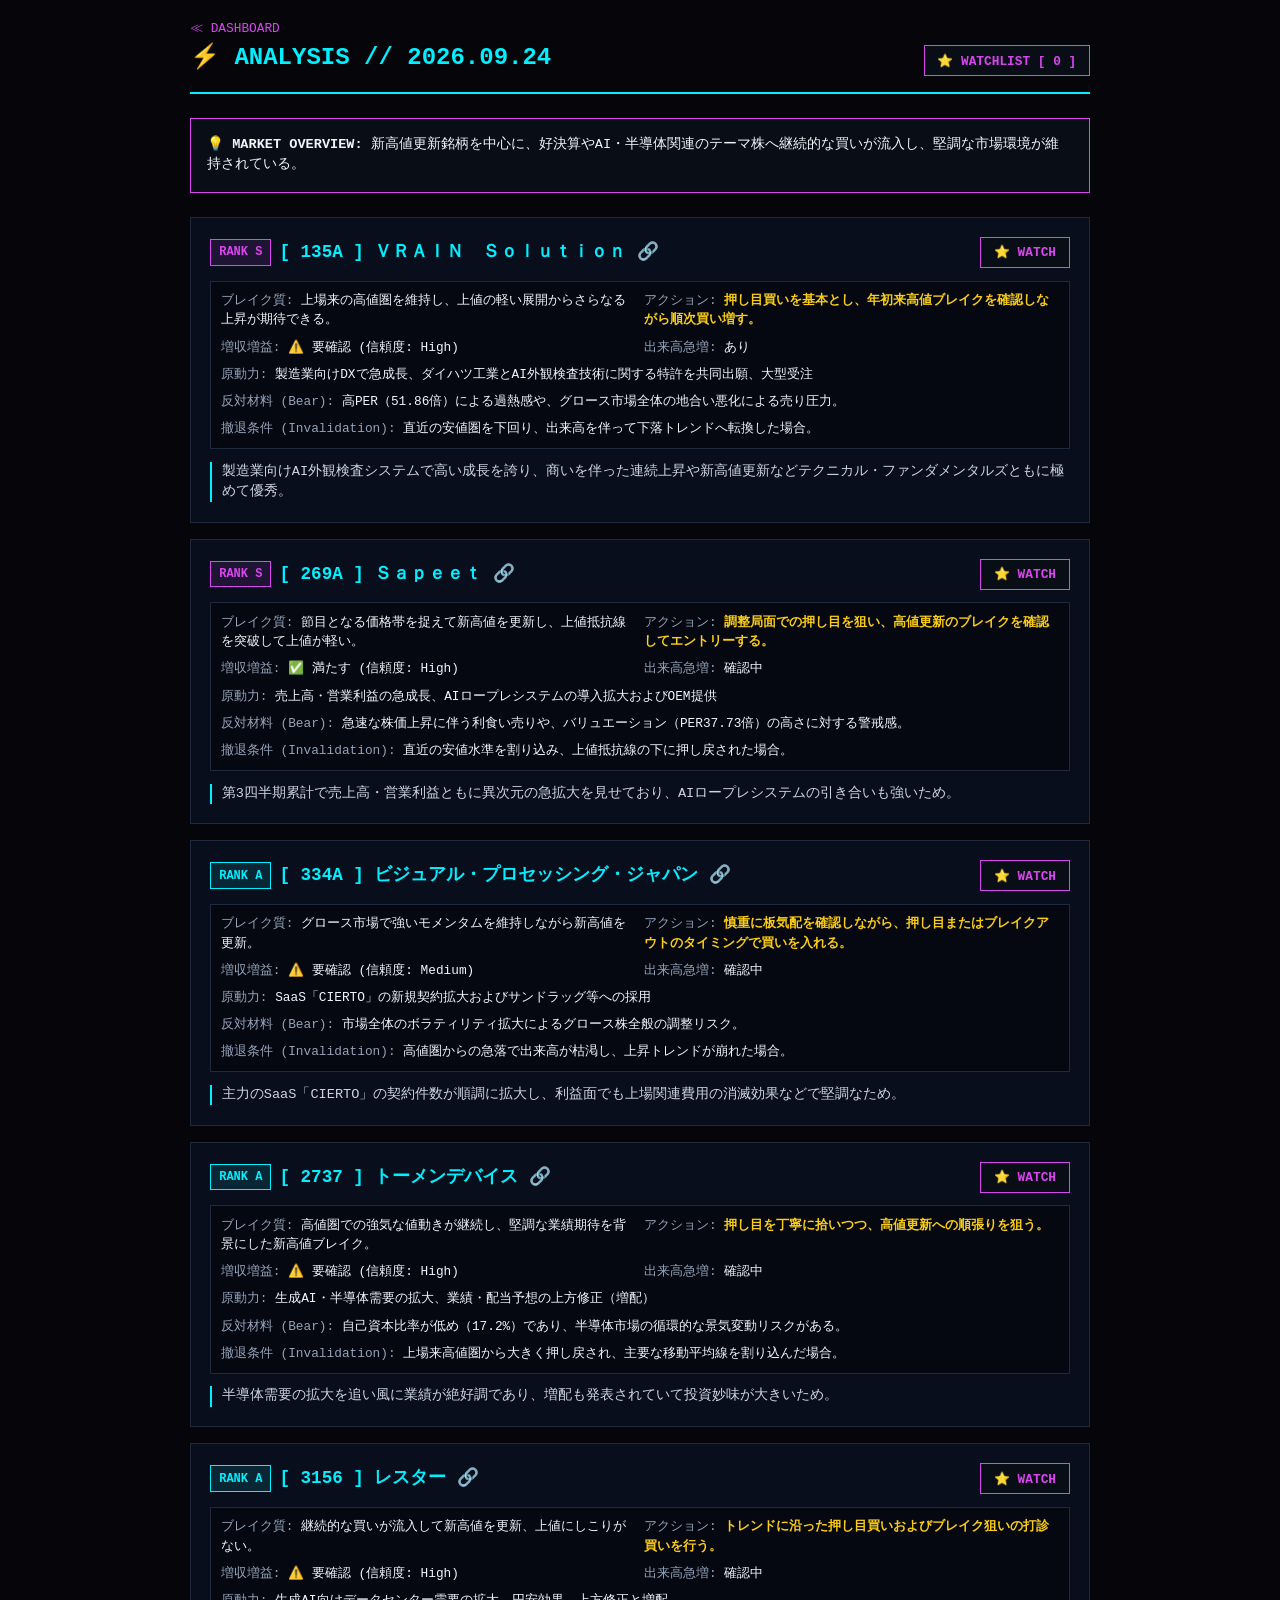
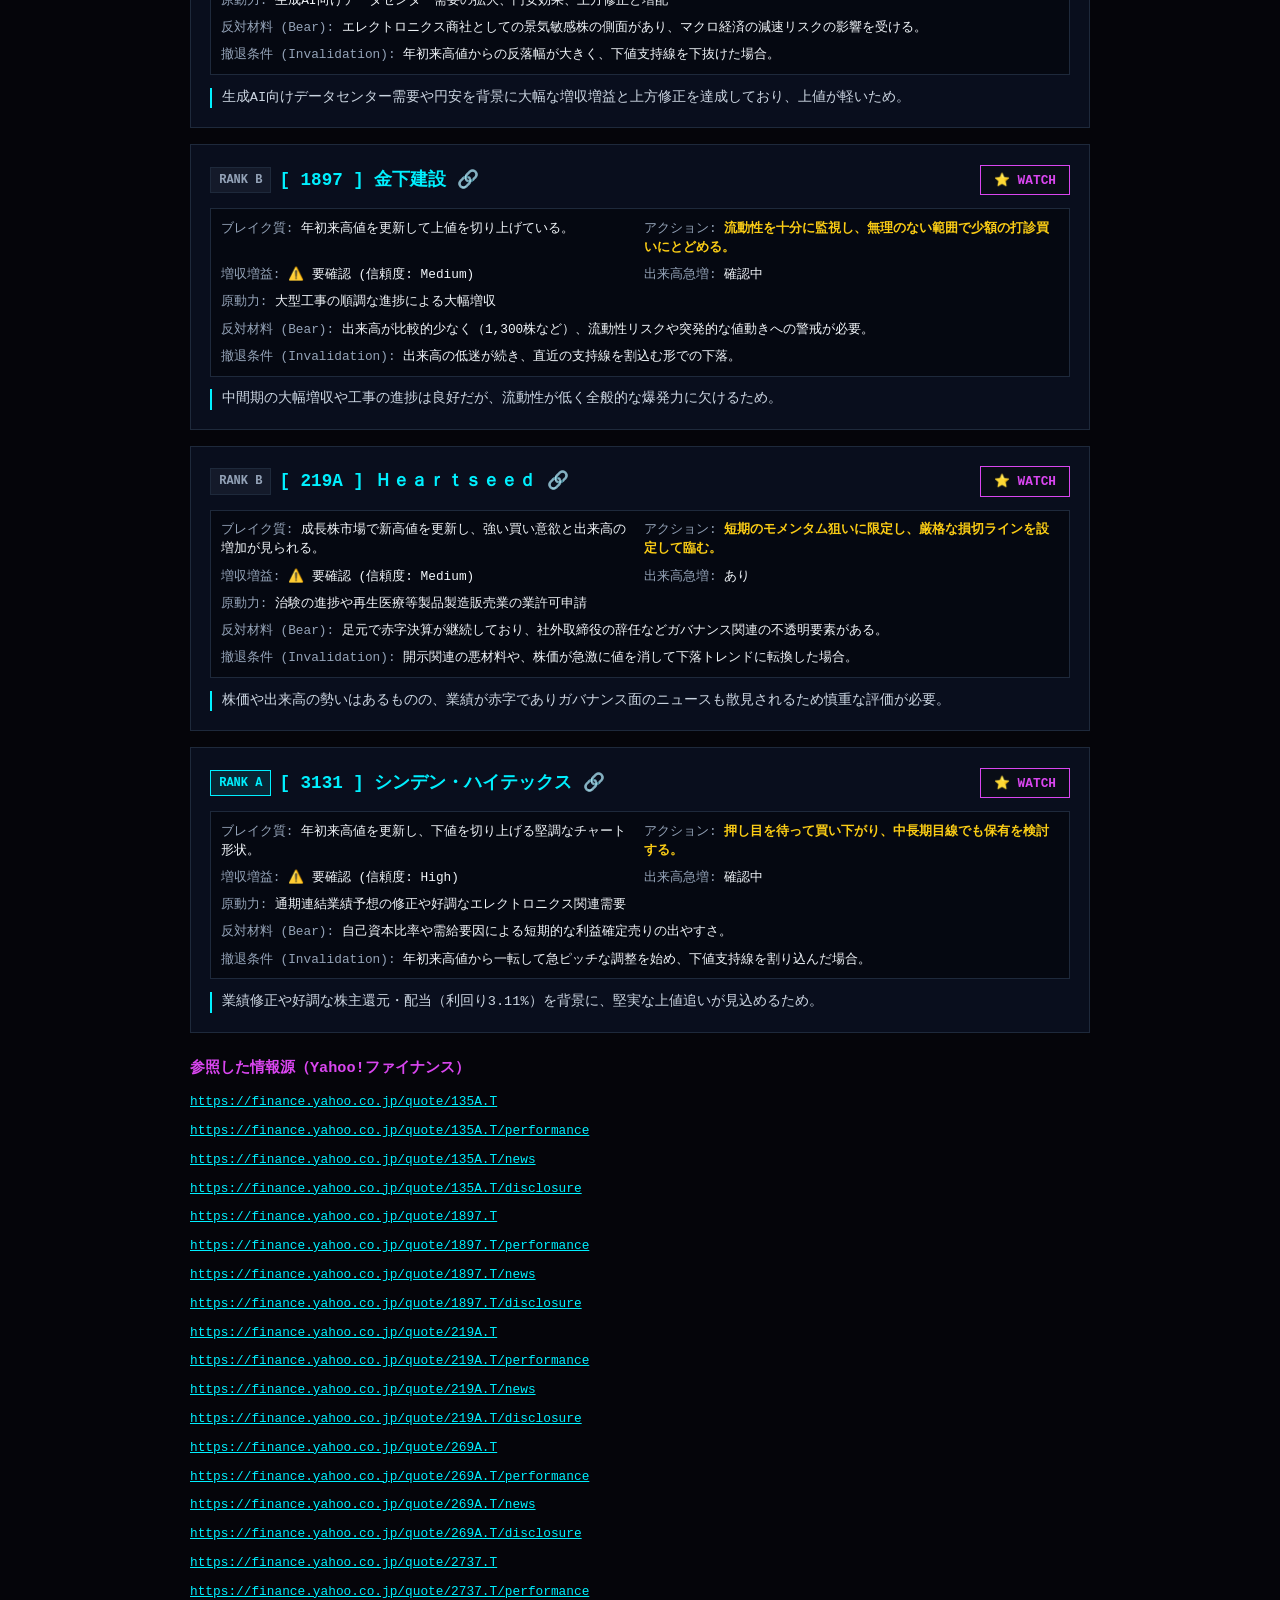
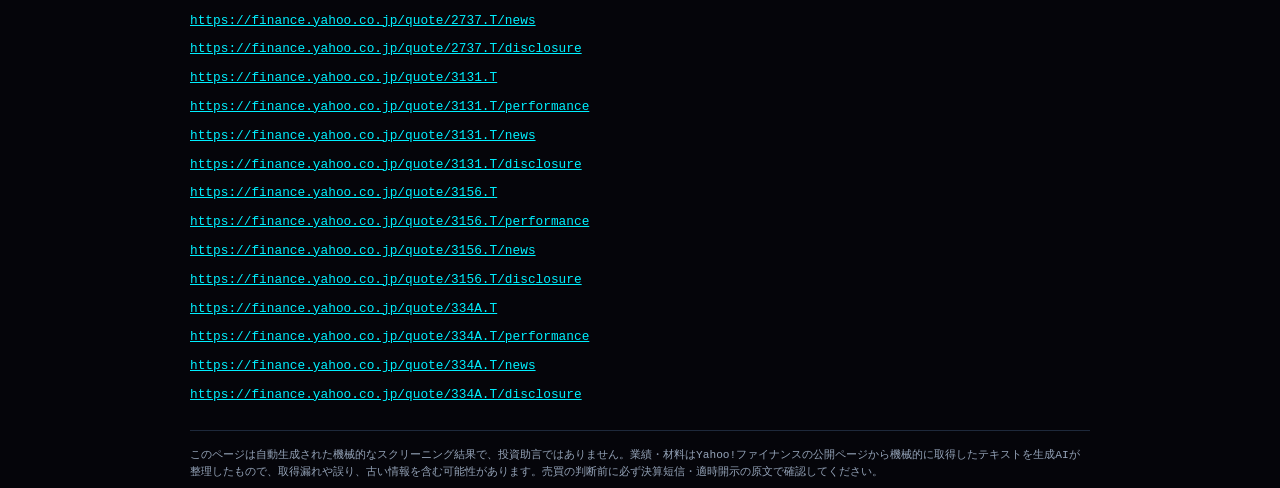
<file: docs/reports/2026-09-24.html>
<!DOCTYPE html>
<html lang="ja">
<head>
    <meta charset="UTF-8">
    <meta name="viewport" content="width=device-width, initial-scale=1.0">
    <meta name="robots" content="noindex">
    <title>[ 2026.09.24 ] HIGH-BREAK REPORT</title>
    <link rel="stylesheet" href="../assets/style.css">
</head>
<body>
    <div class="container">
        <header>
            <div>
                <a href="../index.html" style="color:var(--fuchsia); font-size:0.8rem; text-decoration:none;">≪ DASHBOARD</a>
                <h1>⚡ ANALYSIS // 2026.09.24</h1>
            </div>
            <button class="btn open-watchlist-btn">⭐ WATCHLIST [ <span class="watch-count">0</span> ]</button>
        </header>

        <div class="overview-box">
            <strong>💡 MARKET OVERVIEW:</strong> 新高値更新銘柄を中心に、好決算やAI・半導体関連のテーマ株へ継続的な買いが流入し、堅調な市場環境が維持されている。
        </div>

        <main>
        <div class="card">
            <div style="display:flex; justify-content:space-between; align-items:center; margin-bottom:0.6rem;">
                <div style="display:flex; gap:0.5rem; align-items:center;">
                    <span class="badge badge-s">RANK S</span>
                    <a href="https://finance.yahoo.co.jp/quote/135A.T" target="_blank" style="color:var(--cyan); font-weight:bold; font-size:1.1rem; text-decoration:none;">
                        [ 135A ] ＶＲＡＩＮ　Ｓｏｌｕｔｉｏｎ 🔗
                    </a>
                </div>
                <button class="btn watch-btn" data-code="135A" data-name="ＶＲＡＩＮ　Ｓｏｌｕｔｉｏｎ">⭐ WATCH</button>
            </div>

            <div class="grid-2">
                <div><span style="color:var(--text-muted);">ブレイク質:</span> 上場来の高値圏を維持し、上値の軽い展開からさらなる上昇が期待できる。</div>
                <div><span style="color:var(--text-muted);">アクション:</span> <span style="color:var(--yellow); font-weight:bold;">押し目買いを基本とし、年初来高値ブレイクを確認しながら順次買い増す。</span></div>
                <div><span style="color:var(--text-muted);">増収増益:</span> ⚠️ 要確認 (信頼度: High)</div>
                <div><span style="color:var(--text-muted);">出来高急増:</span> あり</div>
                <div style="grid-column: span 2;"><span style="color:var(--text-muted);">原動力:</span> 製造業向けDXで急成長、ダイハツ工業とAI外観検査技術に関する特許を共同出願、大型受注</div>
                <div style="grid-column: span 2;"><span style="color:var(--text-muted);">反対材料 (Bear):</span> 高PER（51.86倍）による過熱感や、グロース市場全体の地合い悪化による売り圧力。</div>
                <div style="grid-column: span 2;"><span style="color:var(--text-muted);">撤退条件 (Invalidation):</span> 直近の安値圏を下回り、出来高を伴って下落トレンドへ転換した場合。</div>
            </div>

            <p class="reason">製造業向けAI外観検査システムで高い成長を誇り、商いを伴った連続上昇や新高値更新などテクニカル・ファンダメンタルズともに極めて優秀。</p>
        </div>
        
        <div class="card">
            <div style="display:flex; justify-content:space-between; align-items:center; margin-bottom:0.6rem;">
                <div style="display:flex; gap:0.5rem; align-items:center;">
                    <span class="badge badge-s">RANK S</span>
                    <a href="https://finance.yahoo.co.jp/quote/269A.T" target="_blank" style="color:var(--cyan); font-weight:bold; font-size:1.1rem; text-decoration:none;">
                        [ 269A ] Ｓａｐｅｅｔ 🔗
                    </a>
                </div>
                <button class="btn watch-btn" data-code="269A" data-name="Ｓａｐｅｅｔ">⭐ WATCH</button>
            </div>

            <div class="grid-2">
                <div><span style="color:var(--text-muted);">ブレイク質:</span> 節目となる価格帯を捉えて新高値を更新し、上値抵抗線を突破して上値が軽い。</div>
                <div><span style="color:var(--text-muted);">アクション:</span> <span style="color:var(--yellow); font-weight:bold;">調整局面での押し目を狙い、高値更新のブレイクを確認してエントリーする。</span></div>
                <div><span style="color:var(--text-muted);">増収増益:</span> ✅ 満たす (信頼度: High)</div>
                <div><span style="color:var(--text-muted);">出来高急増:</span> 確認中</div>
                <div style="grid-column: span 2;"><span style="color:var(--text-muted);">原動力:</span> 売上高・営業利益の急成長、AIロープレシステムの導入拡大およびOEM提供</div>
                <div style="grid-column: span 2;"><span style="color:var(--text-muted);">反対材料 (Bear):</span> 急速な株価上昇に伴う利食い売りや、バリュエーション（PER37.73倍）の高さに対する警戒感。</div>
                <div style="grid-column: span 2;"><span style="color:var(--text-muted);">撤退条件 (Invalidation):</span> 直近の安値水準を割り込み、上値抵抗線の下に押し戻された場合。</div>
            </div>

            <p class="reason">第3四半期累計で売上高・営業利益ともに異次元の急拡大を見せており、AIロープレシステムの引き合いも強いため。</p>
        </div>
        
        <div class="card">
            <div style="display:flex; justify-content:space-between; align-items:center; margin-bottom:0.6rem;">
                <div style="display:flex; gap:0.5rem; align-items:center;">
                    <span class="badge badge-a">RANK A</span>
                    <a href="https://finance.yahoo.co.jp/quote/334A.T" target="_blank" style="color:var(--cyan); font-weight:bold; font-size:1.1rem; text-decoration:none;">
                        [ 334A ] ビジュアル・プロセッシング・ジャパン 🔗
                    </a>
                </div>
                <button class="btn watch-btn" data-code="334A" data-name="ビジュアル・プロセッシング・ジャパン">⭐ WATCH</button>
            </div>

            <div class="grid-2">
                <div><span style="color:var(--text-muted);">ブレイク質:</span> グロース市場で強いモメンタムを維持しながら新高値を更新。</div>
                <div><span style="color:var(--text-muted);">アクション:</span> <span style="color:var(--yellow); font-weight:bold;">慎重に板気配を確認しながら、押し目またはブレイクアウトのタイミングで買いを入れる。</span></div>
                <div><span style="color:var(--text-muted);">増収増益:</span> ⚠️ 要確認 (信頼度: Medium)</div>
                <div><span style="color:var(--text-muted);">出来高急増:</span> 確認中</div>
                <div style="grid-column: span 2;"><span style="color:var(--text-muted);">原動力:</span> SaaS「CIERTO」の新規契約拡大およびサンドラッグ等への採用</div>
                <div style="grid-column: span 2;"><span style="color:var(--text-muted);">反対材料 (Bear):</span> 市場全体のボラティリティ拡大によるグロース株全般の調整リスク。</div>
                <div style="grid-column: span 2;"><span style="color:var(--text-muted);">撤退条件 (Invalidation):</span> 高値圏からの急落で出来高が枯渇し、上昇トレンドが崩れた場合。</div>
            </div>

            <p class="reason">主力のSaaS「CIERTO」の契約件数が順調に拡大し、利益面でも上場関連費用の消滅効果などで堅調なため。</p>
        </div>
        
        <div class="card">
            <div style="display:flex; justify-content:space-between; align-items:center; margin-bottom:0.6rem;">
                <div style="display:flex; gap:0.5rem; align-items:center;">
                    <span class="badge badge-a">RANK A</span>
                    <a href="https://finance.yahoo.co.jp/quote/2737.T" target="_blank" style="color:var(--cyan); font-weight:bold; font-size:1.1rem; text-decoration:none;">
                        [ 2737 ] トーメンデバイス 🔗
                    </a>
                </div>
                <button class="btn watch-btn" data-code="2737" data-name="トーメンデバイス">⭐ WATCH</button>
            </div>

            <div class="grid-2">
                <div><span style="color:var(--text-muted);">ブレイク質:</span> 高値圏での強気な値動きが継続し、堅調な業績期待を背景にした新高値ブレイク。</div>
                <div><span style="color:var(--text-muted);">アクション:</span> <span style="color:var(--yellow); font-weight:bold;">押し目を丁寧に拾いつつ、高値更新への順張りを狙う。</span></div>
                <div><span style="color:var(--text-muted);">増収増益:</span> ⚠️ 要確認 (信頼度: High)</div>
                <div><span style="color:var(--text-muted);">出来高急増:</span> 確認中</div>
                <div style="grid-column: span 2;"><span style="color:var(--text-muted);">原動力:</span> 生成AI・半導体需要の拡大、業績・配当予想の上方修正（増配）</div>
                <div style="grid-column: span 2;"><span style="color:var(--text-muted);">反対材料 (Bear):</span> 自己資本比率が低め（17.2%）であり、半導体市場の循環的な景気変動リスクがある。</div>
                <div style="grid-column: span 2;"><span style="color:var(--text-muted);">撤退条件 (Invalidation):</span> 上場来高値圏から大きく押し戻され、主要な移動平均線を割り込んだ場合。</div>
            </div>

            <p class="reason">半導体需要の拡大を追い風に業績が絶好調であり、増配も発表されていて投資妙味が大きいため。</p>
        </div>
        
        <div class="card">
            <div style="display:flex; justify-content:space-between; align-items:center; margin-bottom:0.6rem;">
                <div style="display:flex; gap:0.5rem; align-items:center;">
                    <span class="badge badge-a">RANK A</span>
                    <a href="https://finance.yahoo.co.jp/quote/3156.T" target="_blank" style="color:var(--cyan); font-weight:bold; font-size:1.1rem; text-decoration:none;">
                        [ 3156 ] レスター 🔗
                    </a>
                </div>
                <button class="btn watch-btn" data-code="3156" data-name="レスター">⭐ WATCH</button>
            </div>

            <div class="grid-2">
                <div><span style="color:var(--text-muted);">ブレイク質:</span> 継続的な買いが流入して新高値を更新、上値にしこりがない。</div>
                <div><span style="color:var(--text-muted);">アクション:</span> <span style="color:var(--yellow); font-weight:bold;">トレンドに沿った押し目買いおよびブレイク狙いの打診買いを行う。</span></div>
                <div><span style="color:var(--text-muted);">増収増益:</span> ⚠️ 要確認 (信頼度: High)</div>
                <div><span style="color:var(--text-muted);">出来高急増:</span> 確認中</div>
                <div style="grid-column: span 2;"><span style="color:var(--text-muted);">原動力:</span> 生成AI向けデータセンター需要の拡大、円安効果、上方修正と増配</div>
                <div style="grid-column: span 2;"><span style="color:var(--text-muted);">反対材料 (Bear):</span> エレクトロニクス商社としての景気敏感株の側面があり、マクロ経済の減速リスクの影響を受ける。</div>
                <div style="grid-column: span 2;"><span style="color:var(--text-muted);">撤退条件 (Invalidation):</span> 年初来高値からの反落幅が大きく、下値支持線を下抜けた場合。</div>
            </div>

            <p class="reason">生成AI向けデータセンター需要や円安を背景に大幅な増収増益と上方修正を達成しており、上値が軽いため。</p>
        </div>
        
        <div class="card">
            <div style="display:flex; justify-content:space-between; align-items:center; margin-bottom:0.6rem;">
                <div style="display:flex; gap:0.5rem; align-items:center;">
                    <span class="badge badge-b">RANK B</span>
                    <a href="https://finance.yahoo.co.jp/quote/1897.T" target="_blank" style="color:var(--cyan); font-weight:bold; font-size:1.1rem; text-decoration:none;">
                        [ 1897 ] 金下建設 🔗
                    </a>
                </div>
                <button class="btn watch-btn" data-code="1897" data-name="金下建設">⭐ WATCH</button>
            </div>

            <div class="grid-2">
                <div><span style="color:var(--text-muted);">ブレイク質:</span> 年初来高値を更新して上値を切り上げている。</div>
                <div><span style="color:var(--text-muted);">アクション:</span> <span style="color:var(--yellow); font-weight:bold;">流動性を十分に監視し、無理のない範囲で少額の打診買いにとどめる。</span></div>
                <div><span style="color:var(--text-muted);">増収増益:</span> ⚠️ 要確認 (信頼度: Medium)</div>
                <div><span style="color:var(--text-muted);">出来高急増:</span> 確認中</div>
                <div style="grid-column: span 2;"><span style="color:var(--text-muted);">原動力:</span> 大型工事の順調な進捗による大幅増収</div>
                <div style="grid-column: span 2;"><span style="color:var(--text-muted);">反対材料 (Bear):</span> 出来高が比較的少なく（1,300株など）、流動性リスクや突発的な値動きへの警戒が必要。</div>
                <div style="grid-column: span 2;"><span style="color:var(--text-muted);">撤退条件 (Invalidation):</span> 出来高の低迷が続き、直近の支持線を割込む形での下落。</div>
            </div>

            <p class="reason">中間期の大幅増収や工事の進捗は良好だが、流動性が低く全般的な爆発力に欠けるため。</p>
        </div>
        
        <div class="card">
            <div style="display:flex; justify-content:space-between; align-items:center; margin-bottom:0.6rem;">
                <div style="display:flex; gap:0.5rem; align-items:center;">
                    <span class="badge badge-b">RANK B</span>
                    <a href="https://finance.yahoo.co.jp/quote/219A.T" target="_blank" style="color:var(--cyan); font-weight:bold; font-size:1.1rem; text-decoration:none;">
                        [ 219A ] Ｈｅａｒｔｓｅｅｄ 🔗
                    </a>
                </div>
                <button class="btn watch-btn" data-code="219A" data-name="Ｈｅａｒｔｓｅｅｄ">⭐ WATCH</button>
            </div>

            <div class="grid-2">
                <div><span style="color:var(--text-muted);">ブレイク質:</span> 成長株市場で新高値を更新し、強い買い意欲と出来高の増加が見られる。</div>
                <div><span style="color:var(--text-muted);">アクション:</span> <span style="color:var(--yellow); font-weight:bold;">短期のモメンタム狙いに限定し、厳格な損切ラインを設定して臨む。</span></div>
                <div><span style="color:var(--text-muted);">増収増益:</span> ⚠️ 要確認 (信頼度: Medium)</div>
                <div><span style="color:var(--text-muted);">出来高急増:</span> あり</div>
                <div style="grid-column: span 2;"><span style="color:var(--text-muted);">原動力:</span> 治験の進捗や再生医療等製品製造販売業の業許可申請</div>
                <div style="grid-column: span 2;"><span style="color:var(--text-muted);">反対材料 (Bear):</span> 足元で赤字決算が継続しており、社外取締役の辞任などガバナンス関連の不透明要素がある。</div>
                <div style="grid-column: span 2;"><span style="color:var(--text-muted);">撤退条件 (Invalidation):</span> 開示関連の悪材料や、株価が急激に値を消して下落トレンドに転換した場合。</div>
            </div>

            <p class="reason">株価や出来高の勢いはあるものの、業績が赤字でありガバナンス面のニュースも散見されるため慎重な評価が必要。</p>
        </div>
        
        <div class="card">
            <div style="display:flex; justify-content:space-between; align-items:center; margin-bottom:0.6rem;">
                <div style="display:flex; gap:0.5rem; align-items:center;">
                    <span class="badge badge-a">RANK A</span>
                    <a href="https://finance.yahoo.co.jp/quote/3131.T" target="_blank" style="color:var(--cyan); font-weight:bold; font-size:1.1rem; text-decoration:none;">
                        [ 3131 ] シンデン・ハイテックス 🔗
                    </a>
                </div>
                <button class="btn watch-btn" data-code="3131" data-name="シンデン・ハイテックス">⭐ WATCH</button>
            </div>

            <div class="grid-2">
                <div><span style="color:var(--text-muted);">ブレイク質:</span> 年初来高値を更新し、下値を切り上げる堅調なチャート形状。</div>
                <div><span style="color:var(--text-muted);">アクション:</span> <span style="color:var(--yellow); font-weight:bold;">押し目を待って買い下がり、中長期目線でも保有を検討する。</span></div>
                <div><span style="color:var(--text-muted);">増収増益:</span> ⚠️ 要確認 (信頼度: High)</div>
                <div><span style="color:var(--text-muted);">出来高急増:</span> 確認中</div>
                <div style="grid-column: span 2;"><span style="color:var(--text-muted);">原動力:</span> 通期連結業績予想の修正や好調なエレクトロニクス関連需要</div>
                <div style="grid-column: span 2;"><span style="color:var(--text-muted);">反対材料 (Bear):</span> 自己資本比率や需給要因による短期的な利益確定売りの出やすさ。</div>
                <div style="grid-column: span 2;"><span style="color:var(--text-muted);">撤退条件 (Invalidation):</span> 年初来高値から一転して急ピッチな調整を始め、下値支持線を割り込んだ場合。</div>
            </div>

            <p class="reason">業績修正や好調な株主還元・配当（利回り3.11%）を背景に、堅実な上値追いが見込めるため。</p>
        </div>
        </main>
        
        <section style="margin-top:1.5rem;">
            <h2 style="font-size:0.95rem; color:var(--fuchsia); margin-bottom:0.6rem;">参照した情報源（Yahoo!ファイナンス）</h2>
            <ul style="list-style:none; display:flex; flex-direction:column; gap:0.3rem;"><li><a href="https://finance.yahoo.co.jp/quote/135A.T" target="_blank" style="color:var(--cyan); font-size:0.8rem;">https://finance.yahoo.co.jp/quote/135A.T</a></li><li><a href="https://finance.yahoo.co.jp/quote/135A.T/performance" target="_blank" style="color:var(--cyan); font-size:0.8rem;">https://finance.yahoo.co.jp/quote/135A.T/performance</a></li><li><a href="https://finance.yahoo.co.jp/quote/135A.T/news" target="_blank" style="color:var(--cyan); font-size:0.8rem;">https://finance.yahoo.co.jp/quote/135A.T/news</a></li><li><a href="https://finance.yahoo.co.jp/quote/135A.T/disclosure" target="_blank" style="color:var(--cyan); font-size:0.8rem;">https://finance.yahoo.co.jp/quote/135A.T/disclosure</a></li><li><a href="https://finance.yahoo.co.jp/quote/1897.T" target="_blank" style="color:var(--cyan); font-size:0.8rem;">https://finance.yahoo.co.jp/quote/1897.T</a></li><li><a href="https://finance.yahoo.co.jp/quote/1897.T/performance" target="_blank" style="color:var(--cyan); font-size:0.8rem;">https://finance.yahoo.co.jp/quote/1897.T/performance</a></li><li><a href="https://finance.yahoo.co.jp/quote/1897.T/news" target="_blank" style="color:var(--cyan); font-size:0.8rem;">https://finance.yahoo.co.jp/quote/1897.T/news</a></li><li><a href="https://finance.yahoo.co.jp/quote/1897.T/disclosure" target="_blank" style="color:var(--cyan); font-size:0.8rem;">https://finance.yahoo.co.jp/quote/1897.T/disclosure</a></li><li><a href="https://finance.yahoo.co.jp/quote/219A.T" target="_blank" style="color:var(--cyan); font-size:0.8rem;">https://finance.yahoo.co.jp/quote/219A.T</a></li><li><a href="https://finance.yahoo.co.jp/quote/219A.T/performance" target="_blank" style="color:var(--cyan); font-size:0.8rem;">https://finance.yahoo.co.jp/quote/219A.T/performance</a></li><li><a href="https://finance.yahoo.co.jp/quote/219A.T/news" target="_blank" style="color:var(--cyan); font-size:0.8rem;">https://finance.yahoo.co.jp/quote/219A.T/news</a></li><li><a href="https://finance.yahoo.co.jp/quote/219A.T/disclosure" target="_blank" style="color:var(--cyan); font-size:0.8rem;">https://finance.yahoo.co.jp/quote/219A.T/disclosure</a></li><li><a href="https://finance.yahoo.co.jp/quote/269A.T" target="_blank" style="color:var(--cyan); font-size:0.8rem;">https://finance.yahoo.co.jp/quote/269A.T</a></li><li><a href="https://finance.yahoo.co.jp/quote/269A.T/performance" target="_blank" style="color:var(--cyan); font-size:0.8rem;">https://finance.yahoo.co.jp/quote/269A.T/performance</a></li><li><a href="https://finance.yahoo.co.jp/quote/269A.T/news" target="_blank" style="color:var(--cyan); font-size:0.8rem;">https://finance.yahoo.co.jp/quote/269A.T/news</a></li><li><a href="https://finance.yahoo.co.jp/quote/269A.T/disclosure" target="_blank" style="color:var(--cyan); font-size:0.8rem;">https://finance.yahoo.co.jp/quote/269A.T/disclosure</a></li><li><a href="https://finance.yahoo.co.jp/quote/2737.T" target="_blank" style="color:var(--cyan); font-size:0.8rem;">https://finance.yahoo.co.jp/quote/2737.T</a></li><li><a href="https://finance.yahoo.co.jp/quote/2737.T/performance" target="_blank" style="color:var(--cyan); font-size:0.8rem;">https://finance.yahoo.co.jp/quote/2737.T/performance</a></li><li><a href="https://finance.yahoo.co.jp/quote/2737.T/news" target="_blank" style="color:var(--cyan); font-size:0.8rem;">https://finance.yahoo.co.jp/quote/2737.T/news</a></li><li><a href="https://finance.yahoo.co.jp/quote/2737.T/disclosure" target="_blank" style="color:var(--cyan); font-size:0.8rem;">https://finance.yahoo.co.jp/quote/2737.T/disclosure</a></li><li><a href="https://finance.yahoo.co.jp/quote/3131.T" target="_blank" style="color:var(--cyan); font-size:0.8rem;">https://finance.yahoo.co.jp/quote/3131.T</a></li><li><a href="https://finance.yahoo.co.jp/quote/3131.T/performance" target="_blank" style="color:var(--cyan); font-size:0.8rem;">https://finance.yahoo.co.jp/quote/3131.T/performance</a></li><li><a href="https://finance.yahoo.co.jp/quote/3131.T/news" target="_blank" style="color:var(--cyan); font-size:0.8rem;">https://finance.yahoo.co.jp/quote/3131.T/news</a></li><li><a href="https://finance.yahoo.co.jp/quote/3131.T/disclosure" target="_blank" style="color:var(--cyan); font-size:0.8rem;">https://finance.yahoo.co.jp/quote/3131.T/disclosure</a></li><li><a href="https://finance.yahoo.co.jp/quote/3156.T" target="_blank" style="color:var(--cyan); font-size:0.8rem;">https://finance.yahoo.co.jp/quote/3156.T</a></li><li><a href="https://finance.yahoo.co.jp/quote/3156.T/performance" target="_blank" style="color:var(--cyan); font-size:0.8rem;">https://finance.yahoo.co.jp/quote/3156.T/performance</a></li><li><a href="https://finance.yahoo.co.jp/quote/3156.T/news" target="_blank" style="color:var(--cyan); font-size:0.8rem;">https://finance.yahoo.co.jp/quote/3156.T/news</a></li><li><a href="https://finance.yahoo.co.jp/quote/3156.T/disclosure" target="_blank" style="color:var(--cyan); font-size:0.8rem;">https://finance.yahoo.co.jp/quote/3156.T/disclosure</a></li><li><a href="https://finance.yahoo.co.jp/quote/334A.T" target="_blank" style="color:var(--cyan); font-size:0.8rem;">https://finance.yahoo.co.jp/quote/334A.T</a></li><li><a href="https://finance.yahoo.co.jp/quote/334A.T/performance" target="_blank" style="color:var(--cyan); font-size:0.8rem;">https://finance.yahoo.co.jp/quote/334A.T/performance</a></li><li><a href="https://finance.yahoo.co.jp/quote/334A.T/news" target="_blank" style="color:var(--cyan); font-size:0.8rem;">https://finance.yahoo.co.jp/quote/334A.T/news</a></li><li><a href="https://finance.yahoo.co.jp/quote/334A.T/disclosure" target="_blank" style="color:var(--cyan); font-size:0.8rem;">https://finance.yahoo.co.jp/quote/334A.T/disclosure</a></li></ul>
        </section>
        
        
        <p style="font-size:0.7rem; color:var(--text-muted); border-top:1px solid var(--border-color); padding-top:1rem; margin-top:1.5rem;">
            このページは自動生成された機械的なスクリーニング結果で、投資助言ではありません。業績・材料はYahoo!ファイナンスの公開ページから機械的に取得したテキストを生成AIが整理したもので、取得漏れや誤り、古い情報を含む可能性があります。売買の判断前に必ず決算短信・適時開示の原文で確認してください。
        </p>
    
    </div>
    
    <div id="watchlist-modal" class="modal-overlay">
        <div class="modal-box">
            <h2>⭐ 監視リスト <button class="modal-close" aria-label="閉じる">✕</button></h2>
            <ul id="watchlist-items"></ul>
        </div>
    </div>

    <div id="toast"></div>
    <script src="../assets/app.js"></script>
</body>
</html>
</file>
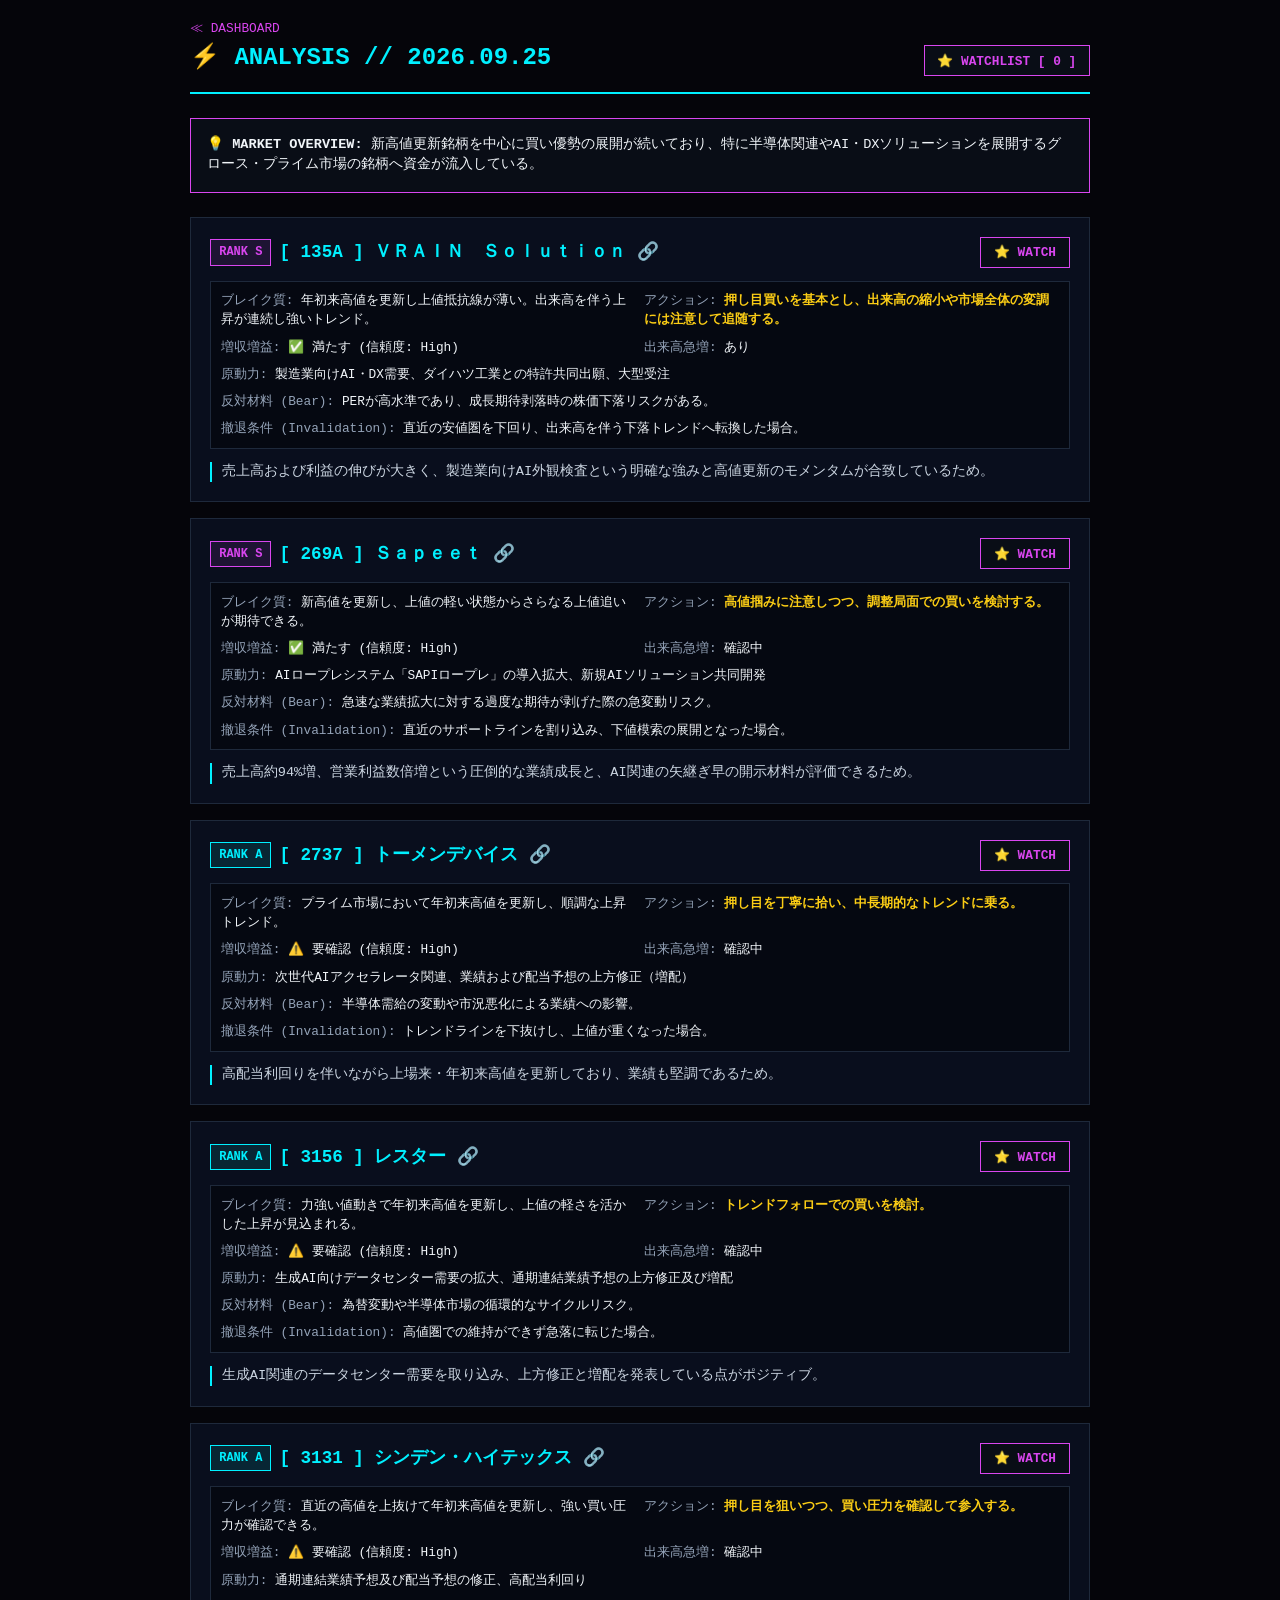
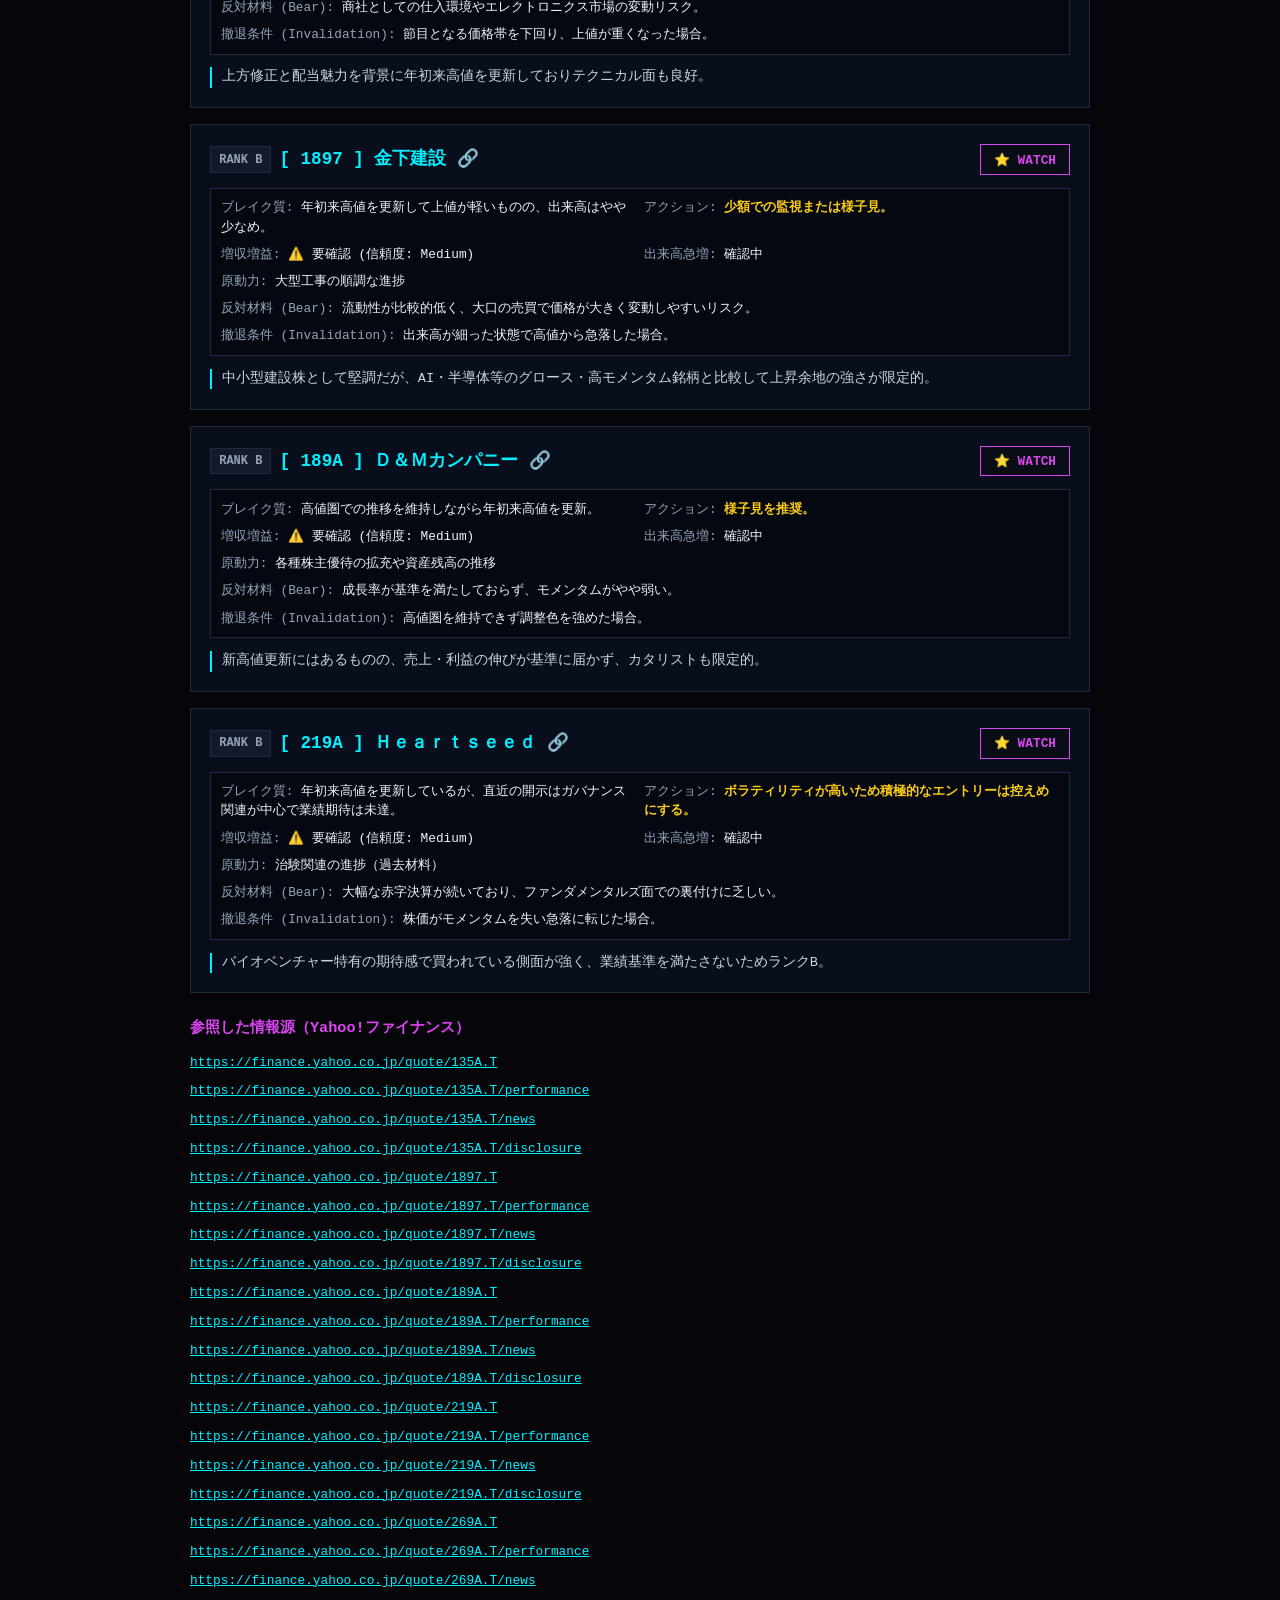
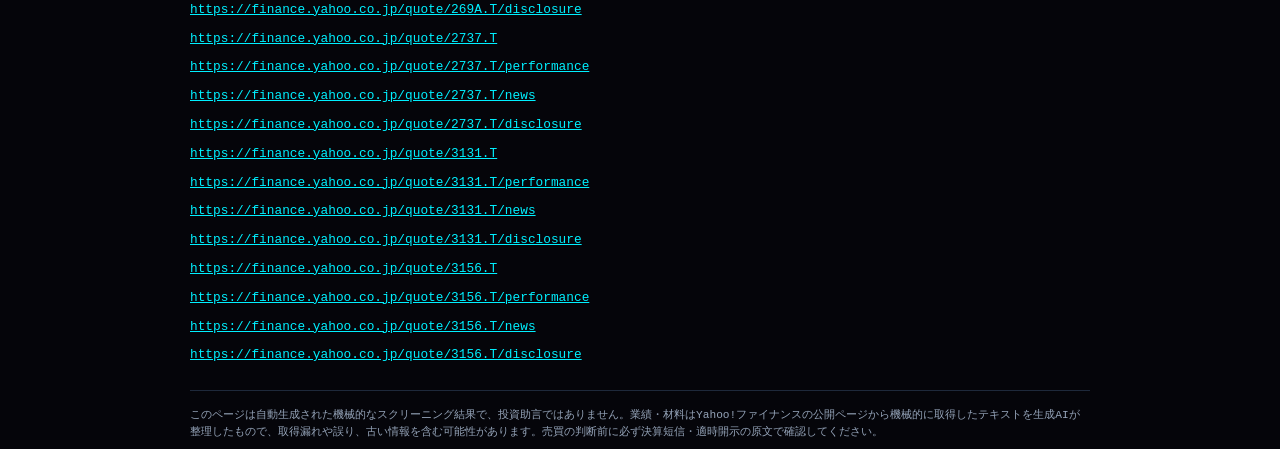
<file: docs/reports/2026-09-25.html>
<!DOCTYPE html>
<html lang="ja">
<head>
    <meta charset="UTF-8">
    <meta name="viewport" content="width=device-width, initial-scale=1.0">
    <meta name="robots" content="noindex">
    <title>[ 2026.09.25 ] HIGH-BREAK REPORT</title>
    <link rel="stylesheet" href="../assets/style.css">
</head>
<body>
    <div class="container">
        <header>
            <div>
                <a href="../index.html" style="color:var(--fuchsia); font-size:0.8rem; text-decoration:none;">≪ DASHBOARD</a>
                <h1>⚡ ANALYSIS // 2026.09.25</h1>
            </div>
            <button class="btn open-watchlist-btn">⭐ WATCHLIST [ <span class="watch-count">0</span> ]</button>
        </header>

        <div class="overview-box">
            <strong>💡 MARKET OVERVIEW:</strong> 新高値更新銘柄を中心に買い優勢の展開が続いており、特に半導体関連やAI・DXソリューションを展開するグロース・プライム市場の銘柄へ資金が流入している。
        </div>

        <main>
        <div class="card">
            <div style="display:flex; justify-content:space-between; align-items:center; margin-bottom:0.6rem;">
                <div style="display:flex; gap:0.5rem; align-items:center;">
                    <span class="badge badge-s">RANK S</span>
                    <a href="https://finance.yahoo.co.jp/quote/135A.T" target="_blank" style="color:var(--cyan); font-weight:bold; font-size:1.1rem; text-decoration:none;">
                        [ 135A ] ＶＲＡＩＮ　Ｓｏｌｕｔｉｏｎ 🔗
                    </a>
                </div>
                <button class="btn watch-btn" data-code="135A" data-name="ＶＲＡＩＮ　Ｓｏｌｕｔｉｏｎ">⭐ WATCH</button>
            </div>

            <div class="grid-2">
                <div><span style="color:var(--text-muted);">ブレイク質:</span> 年初来高値を更新し上値抵抗線が薄い。出来高を伴う上昇が連続し強いトレンド。</div>
                <div><span style="color:var(--text-muted);">アクション:</span> <span style="color:var(--yellow); font-weight:bold;">押し目買いを基本とし、出来高の縮小や市場全体の変調には注意して追随する。</span></div>
                <div><span style="color:var(--text-muted);">増収増益:</span> ✅ 満たす (信頼度: High)</div>
                <div><span style="color:var(--text-muted);">出来高急増:</span> あり</div>
                <div style="grid-column: span 2;"><span style="color:var(--text-muted);">原動力:</span> 製造業向けAI・DX需要、ダイハツ工業との特許共同出願、大型受注</div>
                <div style="grid-column: span 2;"><span style="color:var(--text-muted);">反対材料 (Bear):</span> PERが高水準であり、成長期待剥落時の株価下落リスクがある。</div>
                <div style="grid-column: span 2;"><span style="color:var(--text-muted);">撤退条件 (Invalidation):</span> 直近の安値圏を下回り、出来高を伴う下落トレンドへ転換した場合。</div>
            </div>

            <p class="reason">売上高および利益の伸びが大きく、製造業向けAI外観検査という明確な強みと高値更新のモメンタムが合致しているため。</p>
        </div>
        
        <div class="card">
            <div style="display:flex; justify-content:space-between; align-items:center; margin-bottom:0.6rem;">
                <div style="display:flex; gap:0.5rem; align-items:center;">
                    <span class="badge badge-s">RANK S</span>
                    <a href="https://finance.yahoo.co.jp/quote/269A.T" target="_blank" style="color:var(--cyan); font-weight:bold; font-size:1.1rem; text-decoration:none;">
                        [ 269A ] Ｓａｐｅｅｔ 🔗
                    </a>
                </div>
                <button class="btn watch-btn" data-code="269A" data-name="Ｓａｐｅｅｔ">⭐ WATCH</button>
            </div>

            <div class="grid-2">
                <div><span style="color:var(--text-muted);">ブレイク質:</span> 新高値を更新し、上値の軽い状態からさらなる上値追いが期待できる。</div>
                <div><span style="color:var(--text-muted);">アクション:</span> <span style="color:var(--yellow); font-weight:bold;">高値掴みに注意しつつ、調整局面での買いを検討する。</span></div>
                <div><span style="color:var(--text-muted);">増収増益:</span> ✅ 満たす (信頼度: High)</div>
                <div><span style="color:var(--text-muted);">出来高急増:</span> 確認中</div>
                <div style="grid-column: span 2;"><span style="color:var(--text-muted);">原動力:</span> AIロープレシステム「SAPIロープレ」の導入拡大、新規AIソリューション共同開発</div>
                <div style="grid-column: span 2;"><span style="color:var(--text-muted);">反対材料 (Bear):</span> 急速な業績拡大に対する過度な期待が剥げた際の急変動リスク。</div>
                <div style="grid-column: span 2;"><span style="color:var(--text-muted);">撤退条件 (Invalidation):</span> 直近のサポートラインを割り込み、下値模索の展開となった場合。</div>
            </div>

            <p class="reason">売上高約94%増、営業利益数倍増という圧倒的な業績成長と、AI関連の矢継ぎ早の開示材料が評価できるため。</p>
        </div>
        
        <div class="card">
            <div style="display:flex; justify-content:space-between; align-items:center; margin-bottom:0.6rem;">
                <div style="display:flex; gap:0.5rem; align-items:center;">
                    <span class="badge badge-a">RANK A</span>
                    <a href="https://finance.yahoo.co.jp/quote/2737.T" target="_blank" style="color:var(--cyan); font-weight:bold; font-size:1.1rem; text-decoration:none;">
                        [ 2737 ] トーメンデバイス 🔗
                    </a>
                </div>
                <button class="btn watch-btn" data-code="2737" data-name="トーメンデバイス">⭐ WATCH</button>
            </div>

            <div class="grid-2">
                <div><span style="color:var(--text-muted);">ブレイク質:</span> プライム市場において年初来高値を更新し、順調な上昇トレンド。</div>
                <div><span style="color:var(--text-muted);">アクション:</span> <span style="color:var(--yellow); font-weight:bold;">押し目を丁寧に拾い、中長期的なトレンドに乗る。</span></div>
                <div><span style="color:var(--text-muted);">増収増益:</span> ⚠️ 要確認 (信頼度: High)</div>
                <div><span style="color:var(--text-muted);">出来高急増:</span> 確認中</div>
                <div style="grid-column: span 2;"><span style="color:var(--text-muted);">原動力:</span> 次世代AIアクセラレータ関連、業績および配当予想の上方修正（増配）</div>
                <div style="grid-column: span 2;"><span style="color:var(--text-muted);">反対材料 (Bear):</span> 半導体需給の変動や市況悪化による業績への影響。</div>
                <div style="grid-column: span 2;"><span style="color:var(--text-muted);">撤退条件 (Invalidation):</span> トレンドラインを下抜けし、上値が重くなった場合。</div>
            </div>

            <p class="reason">高配当利回りを伴いながら上場来・年初来高値を更新しており、業績も堅調であるため。</p>
        </div>
        
        <div class="card">
            <div style="display:flex; justify-content:space-between; align-items:center; margin-bottom:0.6rem;">
                <div style="display:flex; gap:0.5rem; align-items:center;">
                    <span class="badge badge-a">RANK A</span>
                    <a href="https://finance.yahoo.co.jp/quote/3156.T" target="_blank" style="color:var(--cyan); font-weight:bold; font-size:1.1rem; text-decoration:none;">
                        [ 3156 ] レスター 🔗
                    </a>
                </div>
                <button class="btn watch-btn" data-code="3156" data-name="レスター">⭐ WATCH</button>
            </div>

            <div class="grid-2">
                <div><span style="color:var(--text-muted);">ブレイク質:</span> 力強い値動きで年初来高値を更新し、上値の軽さを活かした上昇が見込まれる。</div>
                <div><span style="color:var(--text-muted);">アクション:</span> <span style="color:var(--yellow); font-weight:bold;">トレンドフォローでの買いを検討。</span></div>
                <div><span style="color:var(--text-muted);">増収増益:</span> ⚠️ 要確認 (信頼度: High)</div>
                <div><span style="color:var(--text-muted);">出来高急増:</span> 確認中</div>
                <div style="grid-column: span 2;"><span style="color:var(--text-muted);">原動力:</span> 生成AI向けデータセンター需要の拡大、通期連結業績予想の上方修正及び増配</div>
                <div style="grid-column: span 2;"><span style="color:var(--text-muted);">反対材料 (Bear):</span> 為替変動や半導体市場の循環的なサイクルリスク。</div>
                <div style="grid-column: span 2;"><span style="color:var(--text-muted);">撤退条件 (Invalidation):</span> 高値圏での維持ができず急落に転じた場合。</div>
            </div>

            <p class="reason">生成AI関連のデータセンター需要を取り込み、上方修正と増配を発表している点がポジティブ。</p>
        </div>
        
        <div class="card">
            <div style="display:flex; justify-content:space-between; align-items:center; margin-bottom:0.6rem;">
                <div style="display:flex; gap:0.5rem; align-items:center;">
                    <span class="badge badge-a">RANK A</span>
                    <a href="https://finance.yahoo.co.jp/quote/3131.T" target="_blank" style="color:var(--cyan); font-weight:bold; font-size:1.1rem; text-decoration:none;">
                        [ 3131 ] シンデン・ハイテックス 🔗
                    </a>
                </div>
                <button class="btn watch-btn" data-code="3131" data-name="シンデン・ハイテックス">⭐ WATCH</button>
            </div>

            <div class="grid-2">
                <div><span style="color:var(--text-muted);">ブレイク質:</span> 直近の高値を上抜けて年初来高値を更新し、強い買い圧力が確認できる。</div>
                <div><span style="color:var(--text-muted);">アクション:</span> <span style="color:var(--yellow); font-weight:bold;">押し目を狙いつつ、買い圧力を確認して参入する。</span></div>
                <div><span style="color:var(--text-muted);">増収増益:</span> ⚠️ 要確認 (信頼度: High)</div>
                <div><span style="color:var(--text-muted);">出来高急増:</span> 確認中</div>
                <div style="grid-column: span 2;"><span style="color:var(--text-muted);">原動力:</span> 通期連結業績予想及び配当予想の修正、高配当利回り</div>
                <div style="grid-column: span 2;"><span style="color:var(--text-muted);">反対材料 (Bear):</span> 商社としての仕入環境やエレクトロニクス市場の変動リスク。</div>
                <div style="grid-column: span 2;"><span style="color:var(--text-muted);">撤退条件 (Invalidation):</span> 節目となる価格帯を下回り、上値が重くなった場合。</div>
            </div>

            <p class="reason">上方修正と配当魅力を背景に年初来高値を更新しておりテクニカル面も良好。</p>
        </div>
        
        <div class="card">
            <div style="display:flex; justify-content:space-between; align-items:center; margin-bottom:0.6rem;">
                <div style="display:flex; gap:0.5rem; align-items:center;">
                    <span class="badge badge-b">RANK B</span>
                    <a href="https://finance.yahoo.co.jp/quote/1897.T" target="_blank" style="color:var(--cyan); font-weight:bold; font-size:1.1rem; text-decoration:none;">
                        [ 1897 ] 金下建設 🔗
                    </a>
                </div>
                <button class="btn watch-btn" data-code="1897" data-name="金下建設">⭐ WATCH</button>
            </div>

            <div class="grid-2">
                <div><span style="color:var(--text-muted);">ブレイク質:</span> 年初来高値を更新して上値が軽いものの、出来高はやや少なめ。</div>
                <div><span style="color:var(--text-muted);">アクション:</span> <span style="color:var(--yellow); font-weight:bold;">少額での監視または様子見。</span></div>
                <div><span style="color:var(--text-muted);">増収増益:</span> ⚠️ 要確認 (信頼度: Medium)</div>
                <div><span style="color:var(--text-muted);">出来高急増:</span> 確認中</div>
                <div style="grid-column: span 2;"><span style="color:var(--text-muted);">原動力:</span> 大型工事の順調な進捗</div>
                <div style="grid-column: span 2;"><span style="color:var(--text-muted);">反対材料 (Bear):</span> 流動性が比較的低く、大口の売買で価格が大きく変動しやすいリスク。</div>
                <div style="grid-column: span 2;"><span style="color:var(--text-muted);">撤退条件 (Invalidation):</span> 出来高が細った状態で高値から急落した場合。</div>
            </div>

            <p class="reason">中小型建設株として堅調だが、AI・半導体等のグロース・高モメンタム銘柄と比較して上昇余地の強さが限定的。</p>
        </div>
        
        <div class="card">
            <div style="display:flex; justify-content:space-between; align-items:center; margin-bottom:0.6rem;">
                <div style="display:flex; gap:0.5rem; align-items:center;">
                    <span class="badge badge-b">RANK B</span>
                    <a href="https://finance.yahoo.co.jp/quote/189A.T" target="_blank" style="color:var(--cyan); font-weight:bold; font-size:1.1rem; text-decoration:none;">
                        [ 189A ] Ｄ＆Ｍカンパニー 🔗
                    </a>
                </div>
                <button class="btn watch-btn" data-code="189A" data-name="Ｄ＆Ｍカンパニー">⭐ WATCH</button>
            </div>

            <div class="grid-2">
                <div><span style="color:var(--text-muted);">ブレイク質:</span> 高値圏での推移を維持しながら年初来高値を更新。</div>
                <div><span style="color:var(--text-muted);">アクション:</span> <span style="color:var(--yellow); font-weight:bold;">様子見を推奨。</span></div>
                <div><span style="color:var(--text-muted);">増収増益:</span> ⚠️ 要確認 (信頼度: Medium)</div>
                <div><span style="color:var(--text-muted);">出来高急増:</span> 確認中</div>
                <div style="grid-column: span 2;"><span style="color:var(--text-muted);">原動力:</span> 各種株主優待の拡充や資産残高の推移</div>
                <div style="grid-column: span 2;"><span style="color:var(--text-muted);">反対材料 (Bear):</span> 成長率が基準を満たしておらず、モメンタムがやや弱い。</div>
                <div style="grid-column: span 2;"><span style="color:var(--text-muted);">撤退条件 (Invalidation):</span> 高値圏を維持できず調整色を強めた場合。</div>
            </div>

            <p class="reason">新高値更新にはあるものの、売上・利益の伸びが基準に届かず、カタリストも限定的。</p>
        </div>
        
        <div class="card">
            <div style="display:flex; justify-content:space-between; align-items:center; margin-bottom:0.6rem;">
                <div style="display:flex; gap:0.5rem; align-items:center;">
                    <span class="badge badge-b">RANK B</span>
                    <a href="https://finance.yahoo.co.jp/quote/219A.T" target="_blank" style="color:var(--cyan); font-weight:bold; font-size:1.1rem; text-decoration:none;">
                        [ 219A ] Ｈｅａｒｔｓｅｅｄ 🔗
                    </a>
                </div>
                <button class="btn watch-btn" data-code="219A" data-name="Ｈｅａｒｔｓｅｅｄ">⭐ WATCH</button>
            </div>

            <div class="grid-2">
                <div><span style="color:var(--text-muted);">ブレイク質:</span> 年初来高値を更新しているが、直近の開示はガバナンス関連が中心で業績期待は未達。</div>
                <div><span style="color:var(--text-muted);">アクション:</span> <span style="color:var(--yellow); font-weight:bold;">ボラティリティが高いため積極的なエントリーは控えめにする。</span></div>
                <div><span style="color:var(--text-muted);">増収増益:</span> ⚠️ 要確認 (信頼度: Medium)</div>
                <div><span style="color:var(--text-muted);">出来高急増:</span> 確認中</div>
                <div style="grid-column: span 2;"><span style="color:var(--text-muted);">原動力:</span> 治験関連の進捗（過去材料）</div>
                <div style="grid-column: span 2;"><span style="color:var(--text-muted);">反対材料 (Bear):</span> 大幅な赤字決算が続いており、ファンダメンタルズ面での裏付けに乏しい。</div>
                <div style="grid-column: span 2;"><span style="color:var(--text-muted);">撤退条件 (Invalidation):</span> 株価がモメンタムを失い急落に転じた場合。</div>
            </div>

            <p class="reason">バイオベンチャー特有の期待感で買われている側面が強く、業績基準を満たさないためランクB。</p>
        </div>
        </main>
        
        <section style="margin-top:1.5rem;">
            <h2 style="font-size:0.95rem; color:var(--fuchsia); margin-bottom:0.6rem;">参照した情報源（Yahoo!ファイナンス）</h2>
            <ul style="list-style:none; display:flex; flex-direction:column; gap:0.3rem;"><li><a href="https://finance.yahoo.co.jp/quote/135A.T" target="_blank" style="color:var(--cyan); font-size:0.8rem;">https://finance.yahoo.co.jp/quote/135A.T</a></li><li><a href="https://finance.yahoo.co.jp/quote/135A.T/performance" target="_blank" style="color:var(--cyan); font-size:0.8rem;">https://finance.yahoo.co.jp/quote/135A.T/performance</a></li><li><a href="https://finance.yahoo.co.jp/quote/135A.T/news" target="_blank" style="color:var(--cyan); font-size:0.8rem;">https://finance.yahoo.co.jp/quote/135A.T/news</a></li><li><a href="https://finance.yahoo.co.jp/quote/135A.T/disclosure" target="_blank" style="color:var(--cyan); font-size:0.8rem;">https://finance.yahoo.co.jp/quote/135A.T/disclosure</a></li><li><a href="https://finance.yahoo.co.jp/quote/1897.T" target="_blank" style="color:var(--cyan); font-size:0.8rem;">https://finance.yahoo.co.jp/quote/1897.T</a></li><li><a href="https://finance.yahoo.co.jp/quote/1897.T/performance" target="_blank" style="color:var(--cyan); font-size:0.8rem;">https://finance.yahoo.co.jp/quote/1897.T/performance</a></li><li><a href="https://finance.yahoo.co.jp/quote/1897.T/news" target="_blank" style="color:var(--cyan); font-size:0.8rem;">https://finance.yahoo.co.jp/quote/1897.T/news</a></li><li><a href="https://finance.yahoo.co.jp/quote/1897.T/disclosure" target="_blank" style="color:var(--cyan); font-size:0.8rem;">https://finance.yahoo.co.jp/quote/1897.T/disclosure</a></li><li><a href="https://finance.yahoo.co.jp/quote/189A.T" target="_blank" style="color:var(--cyan); font-size:0.8rem;">https://finance.yahoo.co.jp/quote/189A.T</a></li><li><a href="https://finance.yahoo.co.jp/quote/189A.T/performance" target="_blank" style="color:var(--cyan); font-size:0.8rem;">https://finance.yahoo.co.jp/quote/189A.T/performance</a></li><li><a href="https://finance.yahoo.co.jp/quote/189A.T/news" target="_blank" style="color:var(--cyan); font-size:0.8rem;">https://finance.yahoo.co.jp/quote/189A.T/news</a></li><li><a href="https://finance.yahoo.co.jp/quote/189A.T/disclosure" target="_blank" style="color:var(--cyan); font-size:0.8rem;">https://finance.yahoo.co.jp/quote/189A.T/disclosure</a></li><li><a href="https://finance.yahoo.co.jp/quote/219A.T" target="_blank" style="color:var(--cyan); font-size:0.8rem;">https://finance.yahoo.co.jp/quote/219A.T</a></li><li><a href="https://finance.yahoo.co.jp/quote/219A.T/performance" target="_blank" style="color:var(--cyan); font-size:0.8rem;">https://finance.yahoo.co.jp/quote/219A.T/performance</a></li><li><a href="https://finance.yahoo.co.jp/quote/219A.T/news" target="_blank" style="color:var(--cyan); font-size:0.8rem;">https://finance.yahoo.co.jp/quote/219A.T/news</a></li><li><a href="https://finance.yahoo.co.jp/quote/219A.T/disclosure" target="_blank" style="color:var(--cyan); font-size:0.8rem;">https://finance.yahoo.co.jp/quote/219A.T/disclosure</a></li><li><a href="https://finance.yahoo.co.jp/quote/269A.T" target="_blank" style="color:var(--cyan); font-size:0.8rem;">https://finance.yahoo.co.jp/quote/269A.T</a></li><li><a href="https://finance.yahoo.co.jp/quote/269A.T/performance" target="_blank" style="color:var(--cyan); font-size:0.8rem;">https://finance.yahoo.co.jp/quote/269A.T/performance</a></li><li><a href="https://finance.yahoo.co.jp/quote/269A.T/news" target="_blank" style="color:var(--cyan); font-size:0.8rem;">https://finance.yahoo.co.jp/quote/269A.T/news</a></li><li><a href="https://finance.yahoo.co.jp/quote/269A.T/disclosure" target="_blank" style="color:var(--cyan); font-size:0.8rem;">https://finance.yahoo.co.jp/quote/269A.T/disclosure</a></li><li><a href="https://finance.yahoo.co.jp/quote/2737.T" target="_blank" style="color:var(--cyan); font-size:0.8rem;">https://finance.yahoo.co.jp/quote/2737.T</a></li><li><a href="https://finance.yahoo.co.jp/quote/2737.T/performance" target="_blank" style="color:var(--cyan); font-size:0.8rem;">https://finance.yahoo.co.jp/quote/2737.T/performance</a></li><li><a href="https://finance.yahoo.co.jp/quote/2737.T/news" target="_blank" style="color:var(--cyan); font-size:0.8rem;">https://finance.yahoo.co.jp/quote/2737.T/news</a></li><li><a href="https://finance.yahoo.co.jp/quote/2737.T/disclosure" target="_blank" style="color:var(--cyan); font-size:0.8rem;">https://finance.yahoo.co.jp/quote/2737.T/disclosure</a></li><li><a href="https://finance.yahoo.co.jp/quote/3131.T" target="_blank" style="color:var(--cyan); font-size:0.8rem;">https://finance.yahoo.co.jp/quote/3131.T</a></li><li><a href="https://finance.yahoo.co.jp/quote/3131.T/performance" target="_blank" style="color:var(--cyan); font-size:0.8rem;">https://finance.yahoo.co.jp/quote/3131.T/performance</a></li><li><a href="https://finance.yahoo.co.jp/quote/3131.T/news" target="_blank" style="color:var(--cyan); font-size:0.8rem;">https://finance.yahoo.co.jp/quote/3131.T/news</a></li><li><a href="https://finance.yahoo.co.jp/quote/3131.T/disclosure" target="_blank" style="color:var(--cyan); font-size:0.8rem;">https://finance.yahoo.co.jp/quote/3131.T/disclosure</a></li><li><a href="https://finance.yahoo.co.jp/quote/3156.T" target="_blank" style="color:var(--cyan); font-size:0.8rem;">https://finance.yahoo.co.jp/quote/3156.T</a></li><li><a href="https://finance.yahoo.co.jp/quote/3156.T/performance" target="_blank" style="color:var(--cyan); font-size:0.8rem;">https://finance.yahoo.co.jp/quote/3156.T/performance</a></li><li><a href="https://finance.yahoo.co.jp/quote/3156.T/news" target="_blank" style="color:var(--cyan); font-size:0.8rem;">https://finance.yahoo.co.jp/quote/3156.T/news</a></li><li><a href="https://finance.yahoo.co.jp/quote/3156.T/disclosure" target="_blank" style="color:var(--cyan); font-size:0.8rem;">https://finance.yahoo.co.jp/quote/3156.T/disclosure</a></li></ul>
        </section>
        
        
        <p style="font-size:0.7rem; color:var(--text-muted); border-top:1px solid var(--border-color); padding-top:1rem; margin-top:1.5rem;">
            このページは自動生成された機械的なスクリーニング結果で、投資助言ではありません。業績・材料はYahoo!ファイナンスの公開ページから機械的に取得したテキストを生成AIが整理したもので、取得漏れや誤り、古い情報を含む可能性があります。売買の判断前に必ず決算短信・適時開示の原文で確認してください。
        </p>
    
    </div>
    
    <div id="watchlist-modal" class="modal-overlay">
        <div class="modal-box">
            <h2>⭐ 監視リスト <button class="modal-close" aria-label="閉じる">✕</button></h2>
            <ul id="watchlist-items"></ul>
        </div>
    </div>

    <div id="toast"></div>
    <script src="../assets/app.js"></script>
</body>
</html>
</file>
<file: docs/assets/style.css>
:root {
  --bg-color: #05050a;
  --panel-bg: rgba(10, 15, 30, 0.95);
  --cyan: #00f0ff;
  --fuchsia: #d946ef;
  --yellow: #facc15;
  --text-main: #f1f5f9;
  --text-muted: #94a3b8;
  --border-color: #1e293b;
}
* { box-sizing: border-box; margin: 0; padding: 0; }
body {
  background-color: var(--bg-color);
  color: var(--text-main);
  font-family: monospace, sans-serif;
  padding: 1rem;
  line-height: 1.5;
}
.container { max-width: 900px; margin: 0 auto; }
header {
  border-bottom: 2px solid var(--cyan);
  padding-bottom: 1rem;
  margin-bottom: 1.5rem;
  display: flex;
  justify-content: space-between;
  align-items: flex-end;
}
h1 { font-size: 1.5rem; color: var(--cyan); text-transform: uppercase; }
.btn {
  background: #090d16;
  color: var(--fuchsia);
  border: 1px solid var(--fuchsia);
  padding: 0.4rem 0.8rem;
  cursor: pointer;
  font-family: monospace;
  font-weight: bold;
  font-size: 0.8rem;
  transition: 0.2s;
}
.btn:hover { background: var(--fuchsia); color: #000; }
.card {
  background: var(--panel-bg);
  border: 1px solid var(--border-color);
  padding: 1.2rem;
  margin-bottom: 1rem;
  position: relative;
}
.card:hover { border-color: var(--cyan); }
.badge {
  display: inline-block;
  padding: 0.2rem 0.5rem;
  font-size: 0.75rem;
  font-weight: bold;
  border: 1px solid;
}
.badge-s { color: var(--fuchsia); border-color: var(--fuchsia); background: rgba(217,70,239,0.1); }
.badge-a { color: var(--cyan); border-color: var(--cyan); background: rgba(0,240,255,0.1); }
.badge-b { color: var(--text-muted); border-color: var(--border-color); background: rgba(148,163,184,0.08); }
.grid-2 { display: grid; grid-template-columns: 1fr 1fr; gap: 0.5rem; font-size: 0.8rem; margin: 0.8rem 0; background: rgba(0,0,0,0.4); padding: 0.6rem; border: 1px solid var(--border-color); }
.reason { font-size: 0.85rem; border-left: 2px solid var(--cyan); padding-left: 0.6rem; margin-top: 0.5rem; color: #cbd5e1; }
.overview-box { background: #090d16; border: 1px solid var(--fuchsia); padding: 1rem; margin-bottom: 1.5rem; font-size: 0.85rem; }
.archive-list { list-style: none; display: grid; grid-template-columns: 1fr 1fr; gap: 0.5rem; }
.archive-item { background: #090d16; border: 1px solid var(--border-color); padding: 0.6rem; display: flex; justify-content: space-between; font-size: 0.85rem; text-decoration: none; color: var(--cyan); }
.archive-item:hover { border-color: var(--fuchsia); color: var(--fuchsia); }
#toast {
  position: fixed; bottom: 20px; right: 20px; background: #0f172a; border: 1px solid var(--cyan);
  color: var(--cyan); padding: 10px 20px; font-size: 0.85rem; z-index: 1000;
  display: none; box-shadow: 0 0 10px rgba(0,240,255,0.3);
}
.modal-overlay {
  position: fixed; inset: 0; background: rgba(0,0,0,0.75); z-index: 900;
  display: none; align-items: center; justify-content: center; padding: 1rem;
}
.modal-overlay.open { display: flex; }
.modal-box {
  background: var(--panel-bg); border: 1px solid var(--fuchsia); max-width: 480px; width: 100%;
  max-height: 80vh; display: flex; flex-direction: column; padding: 1.2rem;
}
.modal-box h2 { font-size: 1rem; color: var(--fuchsia); margin-bottom: 0.8rem; display: flex; justify-content: space-between; align-items: center; }
.modal-close { background: none; border: none; color: var(--text-muted); font-size: 1.1rem; cursor: pointer; }
.modal-close:hover { color: var(--fuchsia); }
#watchlist-items { list-style: none; overflow-y: auto; display: flex; flex-direction: column; gap: 0.5rem; }
#watchlist-items li {
  display: flex; justify-content: space-between; align-items: center; gap: 0.5rem;
  background: #090d16; border: 1px solid var(--border-color); padding: 0.5rem 0.7rem; font-size: 0.85rem;
}
#watchlist-items a { color: var(--cyan); text-decoration: none; }
#watchlist-items a:hover { color: var(--fuchsia); }
.remove-btn {
  background: none; border: 1px solid var(--border-color); color: var(--text-muted);
  font-size: 0.75rem; padding: 0.2rem 0.5rem; cursor: pointer; flex-shrink: 0;
}
.remove-btn:hover { border-color: var(--fuchsia); color: var(--fuchsia); }
.watchlist-empty { color: var(--text-muted); font-size: 0.85rem; text-align: center; padding: 1rem 0; }
@media(max-width: 600px) {
  .grid-2 { grid-template-columns: 1fr; }
  .archive-list { grid-template-columns: 1fr; }
}
</file>
